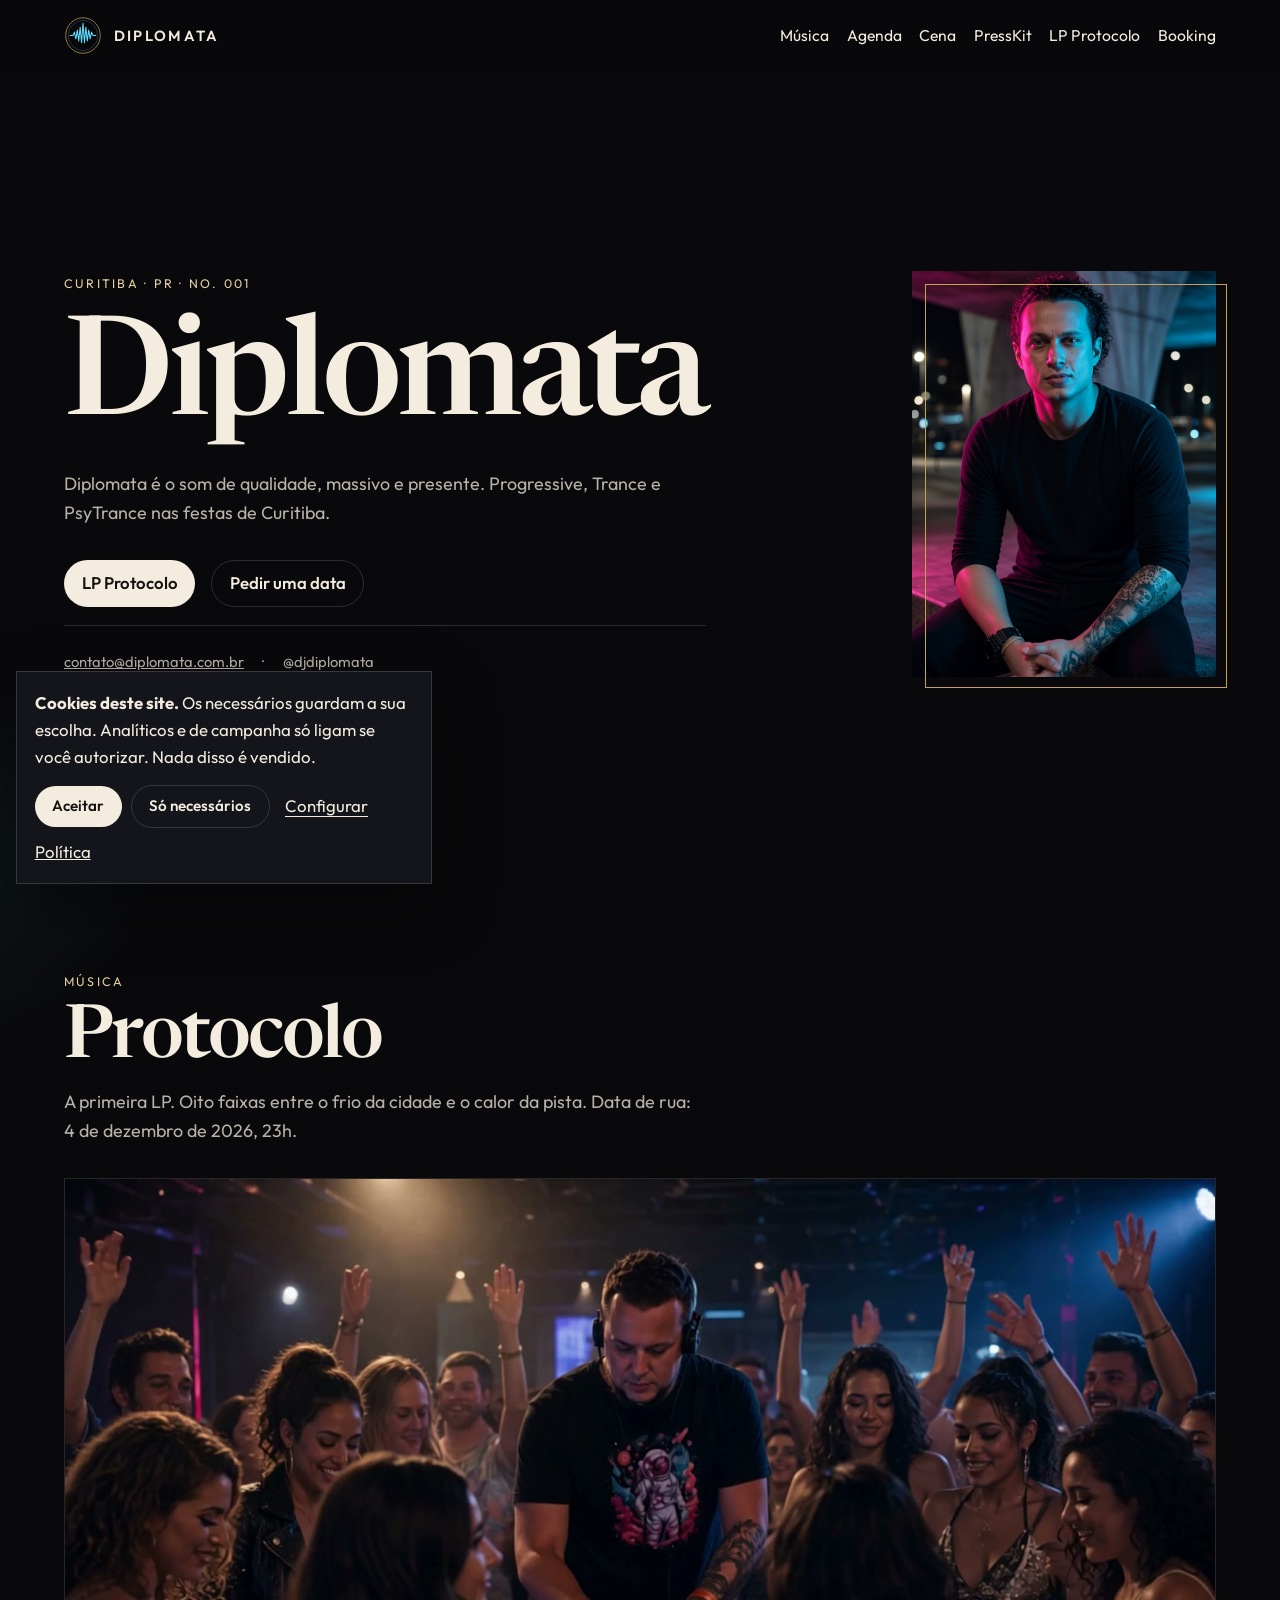
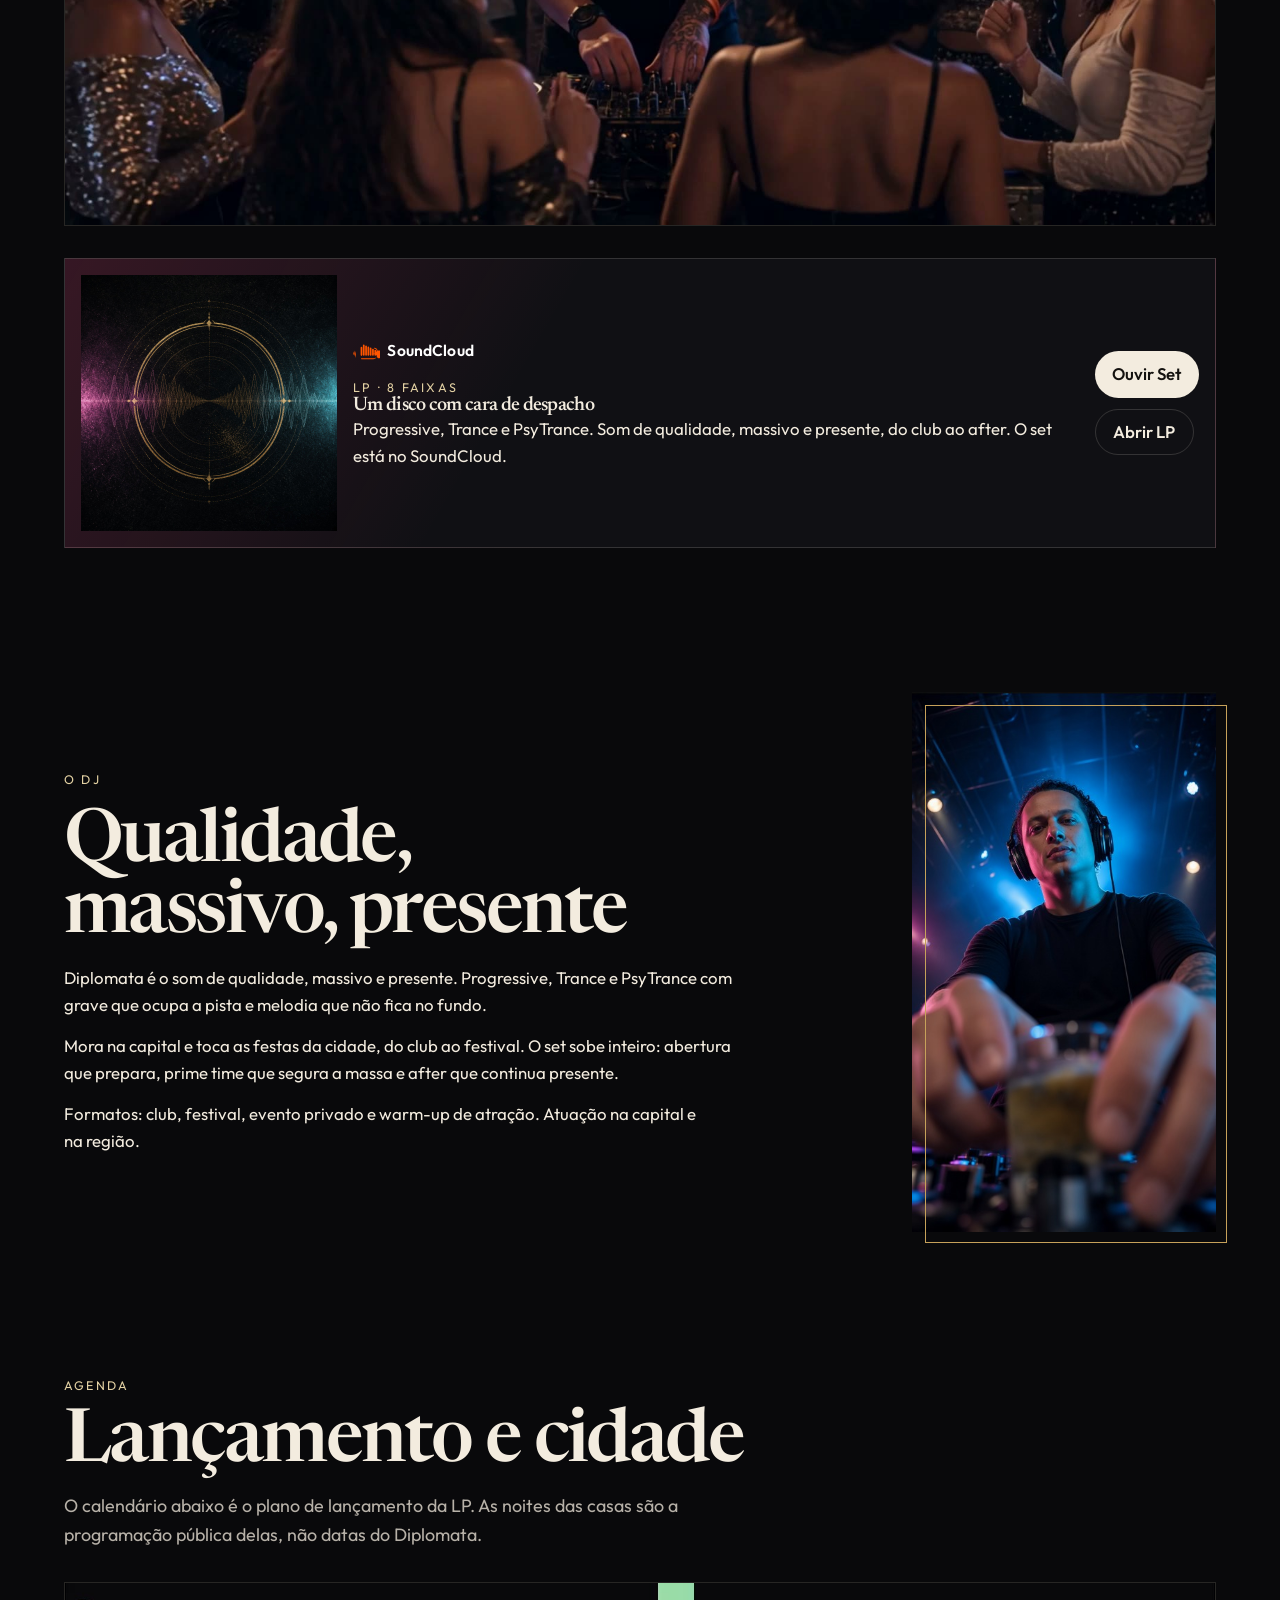
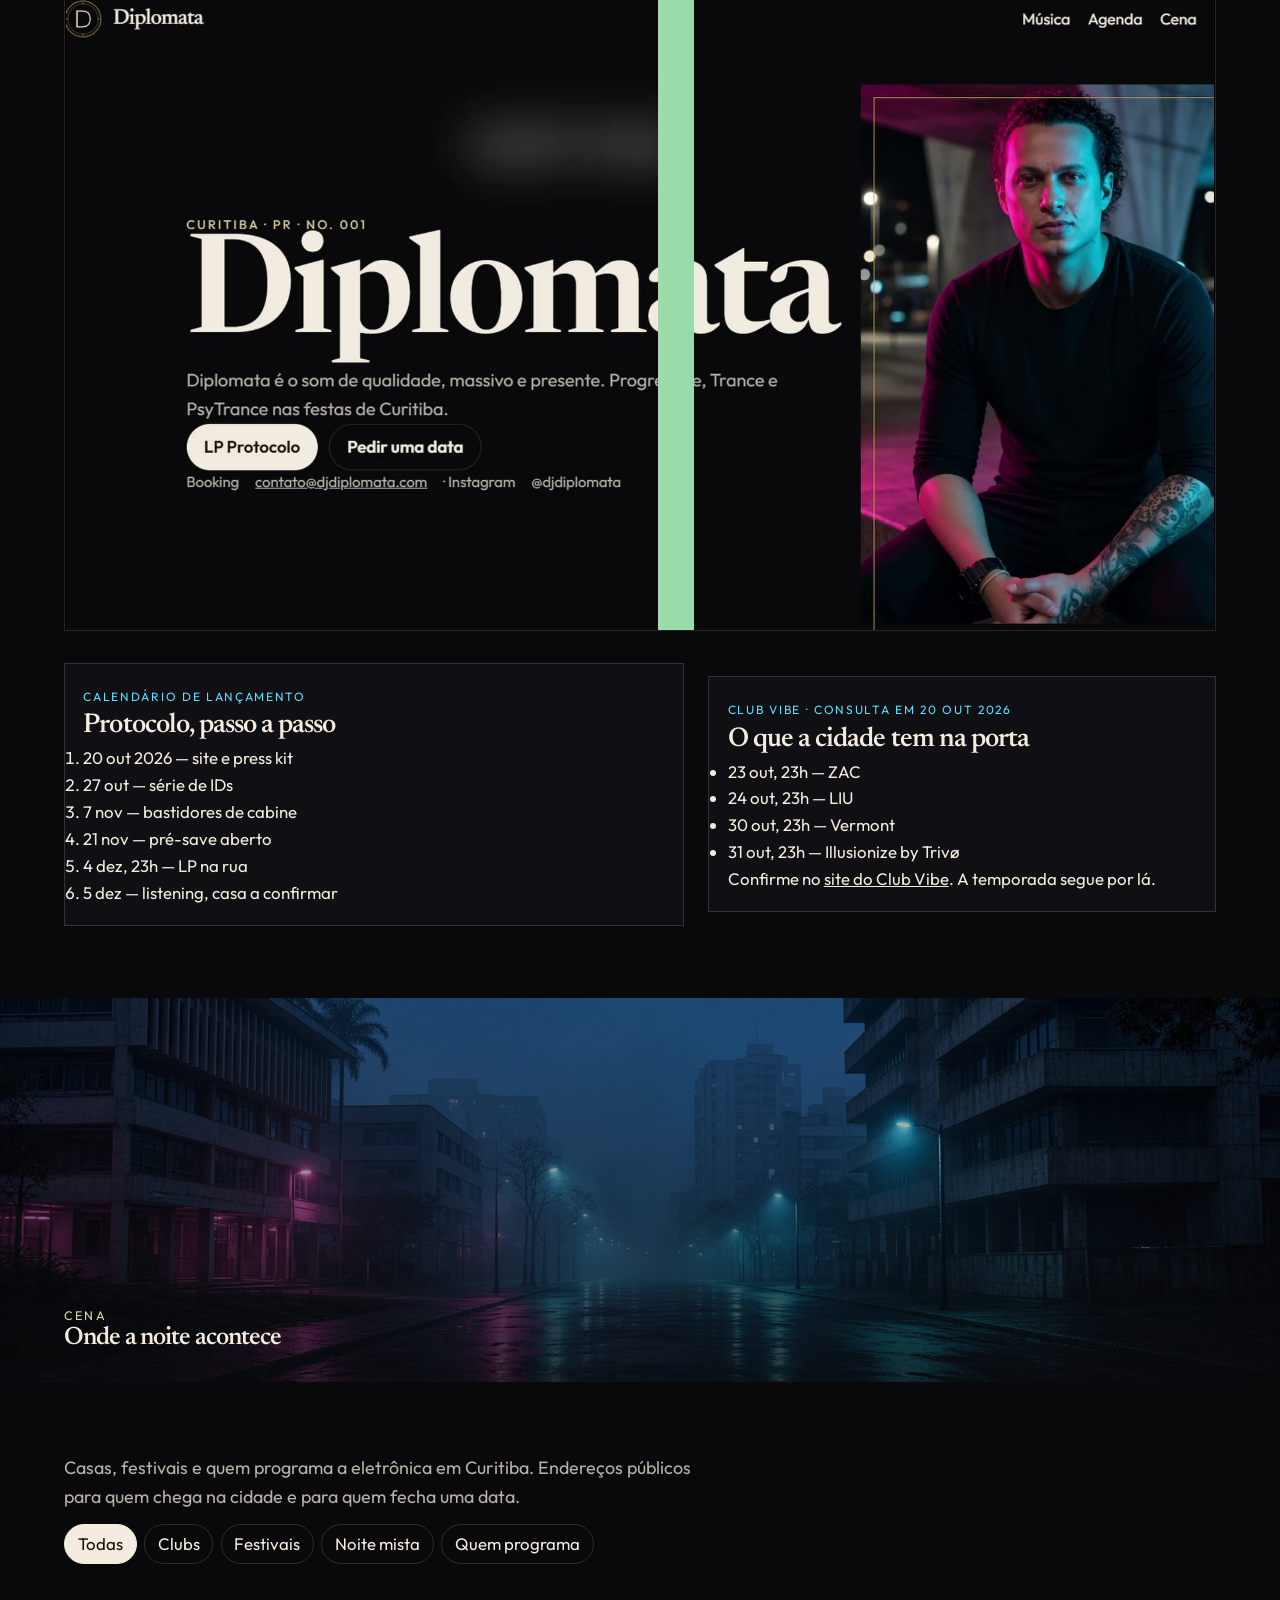
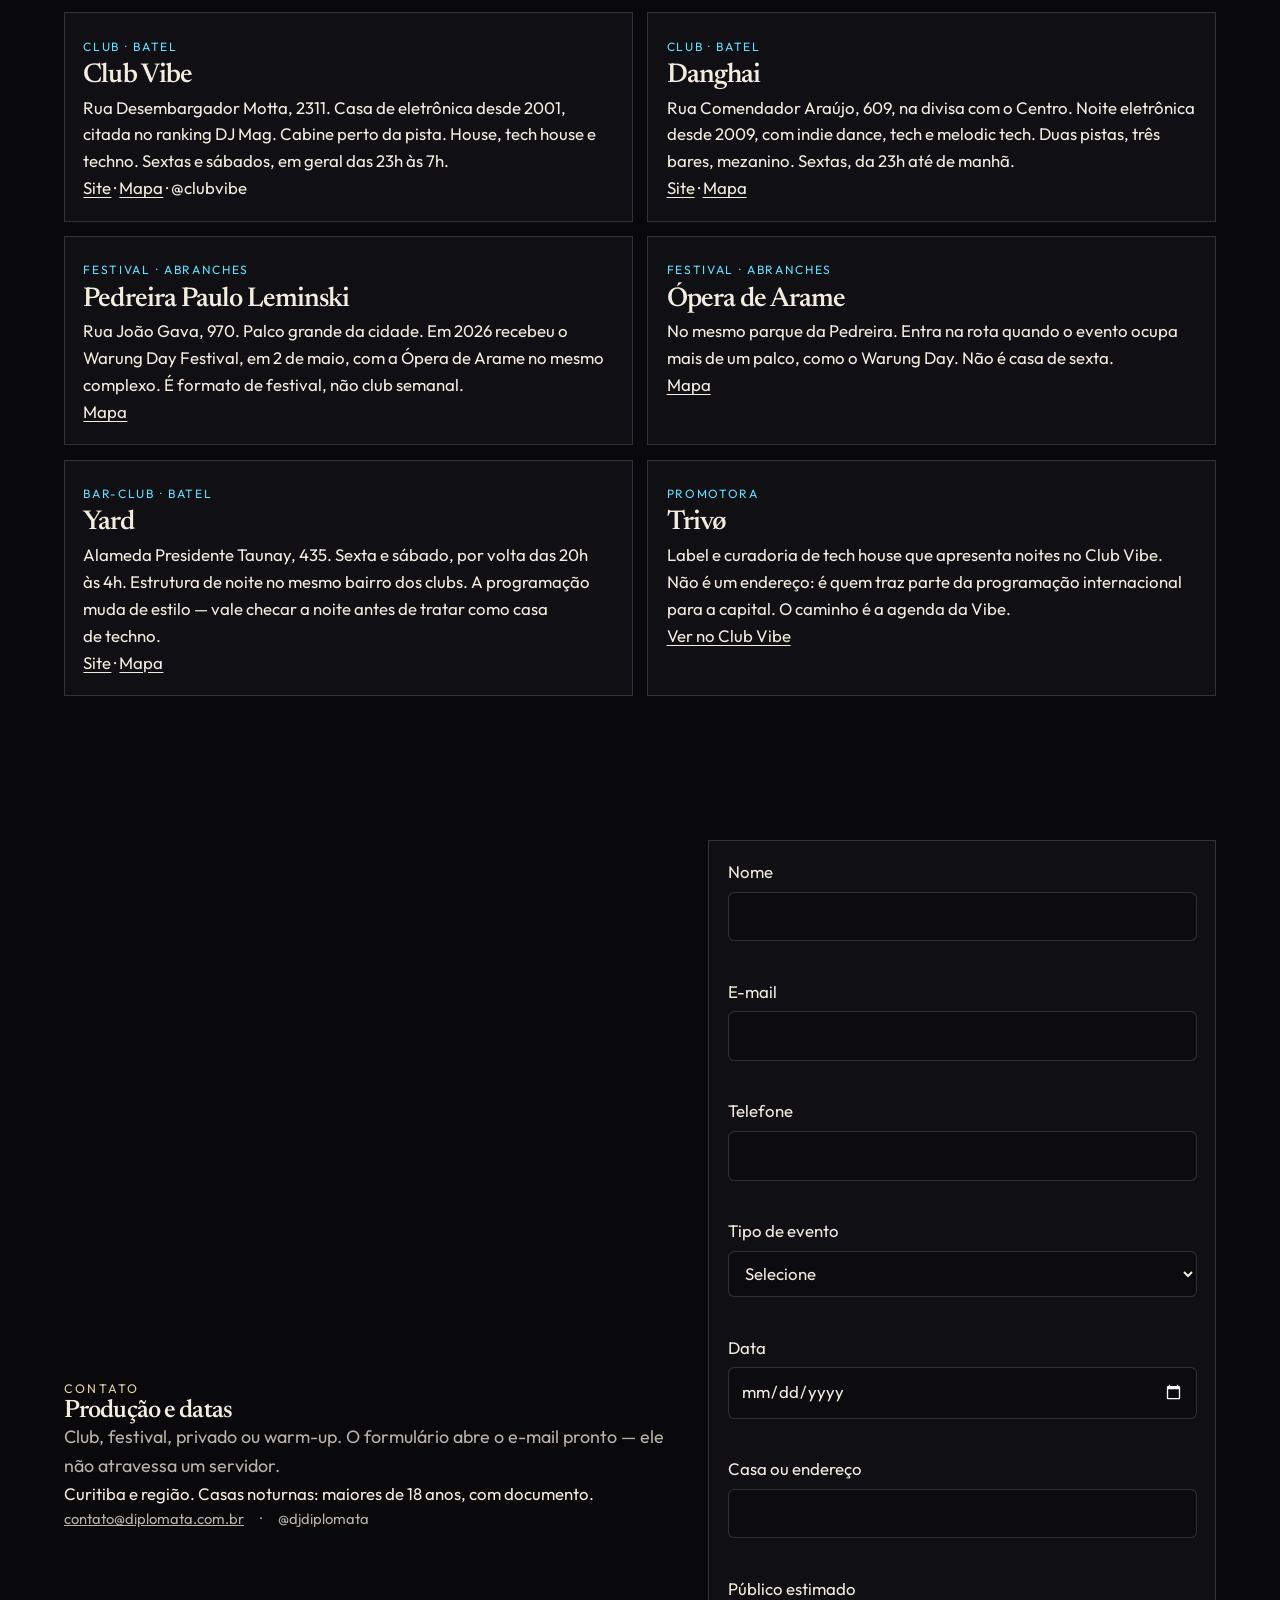
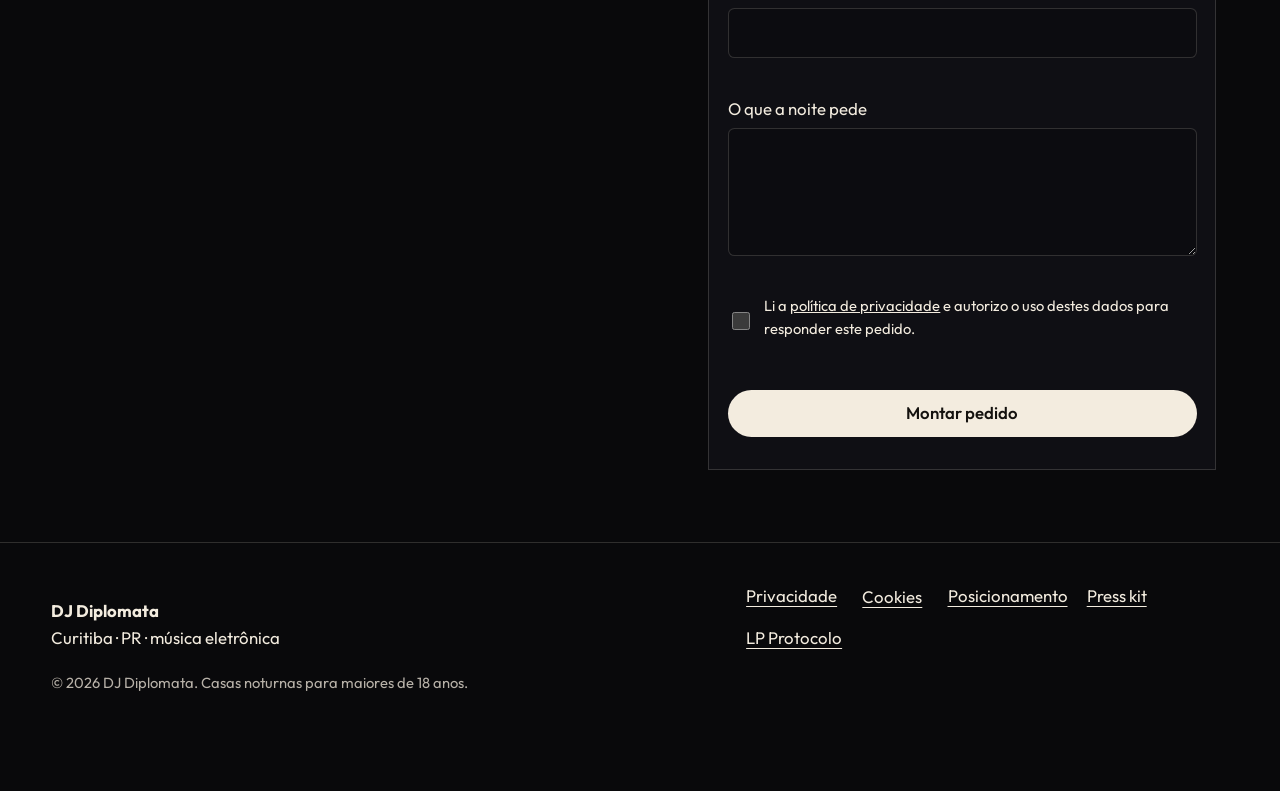
<file: index.html>
<!DOCTYPE html>
<html lang="pt-BR">
<head>
  <meta charset="utf-8">
  <meta name="viewport" content="width=device-width, initial-scale=1">
  <title>DJ Diplomata · Progressive, Trance e PsyTrance em Curitiba</title>
  <meta name="description" content="Diplomata é o som de qualidade, massivo e presente. Progressive, Trance e PsyTrance nas festas de Curitiba.">
  <link rel="canonical" href="https://djdiplomata.com.br/">
  <meta name="theme-color" content="#09090b">
  <meta property="og:locale" content="pt_BR">
  <meta property="og:type" content="website">
  <meta property="og:title" content="DJ Diplomata · Curitiba">
  <meta property="og:description" content="Som de qualidade, massivo e presente. Progressive, Trance e PsyTrance. LP Protocolo em 4 de dezembro de 2026.">
  <meta property="og:url" content="https://djdiplomata.com.br/">
  <meta property="og:image" content="https://djdiplomata.com.br/img/hero-pista.jpg">
  <meta name="twitter:card" content="summary_large_image">
  <link rel="icon" href="img/favicon.svg" type="image/svg+xml">
  <link rel="manifest" href="/site.webmanifest">
  <link rel="preconnect" href="https://fonts.googleapis.com">
  <link rel="preconnect" href="https://fonts.gstatic.com" crossorigin>
  <link href="https://fonts.googleapis.com/css2?family=Newsreader:ital,opsz,wght@0,6..72,500;0,6..72,600;1,6..72,480&family=Outfit:wght@300;400;500;600&display=swap" rel="stylesheet">
  <link rel="stylesheet" href="css/styles.css">
  <script type="application/ld+json">
  {
    "@context": "https://schema.org",
    "@type": "MusicGroup",
    "name": "DJ Diplomata",
    "genre": ["Progressive", "Trance", "PsyTrance"],
    "foundingLocation": {
      "@type": "City",
      "name": "Curitiba"
    },
    "areaServed": "Curitiba, PR",
    "url": "https://djdiplomata.com.br/",
    "image": "https://djdiplomata.com.br/img/retrato-editorial.jpg",
    "email": "contato@diplomata.com.br"
  }
  </script>
</head>
<body>
  <a class="skip" href="#conteudo">Ir para o conteúdo</a>
  <header class="site-header" data-header>
    <a class="brand" href="/">
      <img src="img/logo-mark.svg" width="64" height="64" alt="">
      Diplomata
    </a>
    <button class="nav-toggle" type="button" data-nav-toggle aria-expanded="false" aria-controls="menu" aria-label="Abrir menu">
      <span class="nav-toggle__icon" aria-hidden="true">
        <span class="nav-toggle__bar"></span>
        <span class="nav-toggle__bar"></span>
        <span class="nav-toggle__bar"></span>
      </span>
    </button>
    <nav id="menu" class="menu" aria-label="Principal">
      <a href="#musica">Música</a>
      <a href="#agenda">Agenda</a>
      <a href="#cena">Cena</a>
      <a href="/paginas/imprensa.html">PressKit</a>
      <a href="/paginas/lp.html">LP Protocolo</a>
      <a href="#booking">Booking</a>
    </nav>
  </header>

  <main id="conteudo">
    <section class="wrap hero">
      <div class="hero-copy" data-reveal>
        <p class="kicker">Curitiba · PR · No. 001</p>
        <h1 class="display">Diplomata</h1>
        <p class="lede">Diplomata é o som de qualidade, massivo e presente. Progressive, Trance e PsyTrance nas festas de Curitiba.</p>
        <div class="actions">
          <a class="button" href="/paginas/lp.html">LP Protocolo</a>
          <a class="button button-ghost" href="#booking">Pedir uma data</a>
        </div>
        <p class="meta"><a data-email href="mailto:contato@diplomata.com.br">contato@diplomata.com.br</a> · <span data-handle="instagram">@djdiplomata</span></p>
      </div>
      <figure class="photo-frame" data-reveal>
        <img src="img/retrato-editorial.jpg" width="864" height="1152" alt="Retrato de Diplomata à noite, luz magenta e ciano, camiseta preta e tatuagem no antebraço." fetchpriority="high">
      </figure>
    </section>

    <section class="section" id="musica">
      <div class="wrap">
        <div class="section-head" data-reveal>
          <p class="kicker">Música</p>
          <h2>Protocolo</h2>
          <p class="lede">A primeira LP. Oito faixas entre o frio da cidade e o calor da pista. Data de rua: 4 de dezembro de 2026, 23h.</p>
        </div>
        <figure class="clip-frame" data-reveal>
          <video autoplay muted loop playsinline disablepictureinpicture preload="auto" poster="img/protocolo-timeline.jpg" width="1920" height="1080" aria-label="Clipe de Protocolo: Diplomata na cabine, pista em volta.">
            <source src="img/protocolo-timeline.mp4" type="video/mp4">
          </video>
        </figure>
        <article class="release" data-reveal>
          <img src="img/capa-protocolo.jpg" width="1024" height="1024" alt="Capa abstrata da LP Protocolo, anel dourado e forma de onda.">
          <div>
            <a class="sc-mark" href="https://soundcloud.com/diplomatamusicoficial/diplomata-progressive-trance" target="_blank" rel="noopener noreferrer">
              <svg class="sc-mark__logo" viewBox="0 0 24 24" aria-hidden="true">
                <path d="M1.175 12.225c-.051 0-.094.046-.101.1l-.233 2.154.233 2.105c.007.058.05.098.101.098.05 0 .09-.04.099-.098l.255-2.105-.27-2.154c-.008-.054-.047-.1-.098-.1m-.899.828c-.053 0-.096.043-.104.096l-.213 1.343.213 1.32c.008.06.051.096.104.096.052 0 .093-.036.101-.096l.225-1.32-.225-1.343c-.008-.053-.049-.096-.101-.096m1.817-.265c-.053 0-.096.05-.103.104l-.266 2.578.266 2.531c.007.058.05.103.103.103.052 0 .093-.045.1-.103l.285-2.531-.285-2.578c-.007-.054-.048-.104-.1-.104m-3.647.43c-.054 0-.098.05-.105.104l-.18.795.18.772c.007.058.051.104.105.104.053 0 .094-.046.102-.104l.194-.772-.194-.795c-.008-.054-.049-.104-.102-.104m8.283 2.684V9.44c0-.422.342-.763.764-.763.421 0 .763.341.763.763v6.462c0 .422-.342.763-.763.763-.422 0-.764-.341-.764-.763m2.024-.025V7.294c0-.422.342-.764.763-.764.422 0 .764.342.764.764v8.583c0 .421-.342.763-.764.763-.421 0-.763-.342-.763-.763m2.024-.002V8.22c0-.422.342-.764.764-.764.421 0 .763.342.763.764v7.655c0 .422-.342.764-.763.764-.422 0-.764-.342-.764-.764m2.025.002V9.212c0-.422.342-.764.764-.764.421 0 .763.342.763.764v6.665c0 .421-.342.763-.763.763-.422 0-.764-.342-.764-.763m2.024-.002v-5.74c0-.421.342-.763.764-.763.421 0 .763.342.763.763v5.74c0 .422-.342.764-.763.764-.422 0-.764-.342-.764-.764m2.025.002v-4.815c0-.422.342-.764.763-.764.422 0 .764.342.764.764v4.815c0 .421-.342.763-.764.763-.421 0-.763-.342-.763-.763m2.024.003v-3.89c0-.422.342-.764.764-.764s.763.342.763.764v3.89c0 .421-.341.763-.763.763s-.764-.342-.764-.763m1.985 1.017c-.231 1.49-1.494 2.639-3.034 2.639H7.418c-.211 0-.392-.17-.392-.381 0-.212.181-.382.392-.382h11.309c1.18 0 2.147-.88 2.147-1.963 0-1.083-.967-1.963-2.147-1.963-.211 0-.381-.17-.381-.381s.17-.382.381-.382c1.18 0 2.147-.88 2.147-1.962 0-1.084-.967-1.963-2.147-1.963-.211 0-.381-.17-.381-.382 0-.21.17-.381.381-.381 1.54 0 2.803 1.148 3.034 2.638.346-.14.72-.22 1.112-.22 1.18 0 2.147.88 2.147 1.962 0 .58-.26 1.102-.67 1.463.41.361.67.883.67 1.463 0 1.083-.967 1.962-2.147 1.962-.392 0-.766-.08-1.112-.22"/>
              </svg>
              <span>SoundCloud</span>
            </a>
            <p class="kicker">LP · 8 faixas</p>
            <h3>Um disco com cara de despacho</h3>
            <p>Progressive, Trance e PsyTrance. Som de qualidade, massivo e presente, do club ao after. O set está no SoundCloud.</p>
          </div>
          <div class="actions">
            <a class="button" href="https://soundcloud.com/diplomatamusicoficial/diplomata-progressive-trance" target="_blank" rel="noopener noreferrer">Ouvir Set</a>
            <a class="button button-ghost" href="/paginas/lp.html">Abrir LP</a>
          </div>
        </article>
      </div>
    </section>

    <section class="section" id="sobre">
      <div class="wrap split split-2">
        <div class="prose" data-reveal>
          <p class="kicker">O DJ</p>
          <h2>Qualidade, massivo, presente</h2>
          <p>Diplomata é o som de qualidade, massivo e presente. Progressive, Trance e PsyTrance com grave que ocupa a pista e melodia que não fica no fundo.</p>
          <p>Mora na capital e toca as festas da cidade, do club ao festival. O set sobe inteiro: abertura que prepara, prime time que segura a massa e after que continua presente.</p>
          <p>Formatos: club, festival, evento privado e warm-up de atração. Atuação na capital e na região.</p>
        </div>
        <figure class="photo-frame" data-reveal>
          <img src="img/cabine-de-baixo.jpg" width="437" height="776" alt="Diplomata de camiseta preta e fone, visto de baixo na cabine, mãos no mixer, luz azul e magenta." loading="lazy">
        </figure>
      </div>
    </section>

    <section class="section" id="agenda">
      <div class="wrap">
        <div class="section-head" data-reveal>
          <p class="kicker">Agenda</p>
          <h2>Lançamento e cidade</h2>
          <p class="lede">O calendário abaixo é o plano de lançamento da LP. As noites das casas são a programação pública delas, não datas do Diplomata.</p>
        </div>
        <figure class="clip-frame" data-reveal>
          <video autoplay muted loop playsinline disablepictureinpicture preload="auto" poster="img/diplomata-flyer.jpg" width="1920" height="1080" aria-label="Motion flyer de Diplomata: retrato e marca da LP Protocolo.">
            <source src="img/diplomata-flyer.mp4" type="video/mp4">
          </video>
        </figure>
        <div class="split split-2">
          <article class="note" data-reveal>
            <p class="tag">Calendário de lançamento</p>
            <h3>Protocolo, passo a passo</h3>
            <ol>
              <li>20 out 2026 — site e press kit</li>
              <li>27 out — série de IDs</li>
              <li>7 nov — bastidores de cabine</li>
              <li>21 nov — pré-save aberto</li>
              <li>4 dez, 23h — LP na rua</li>
              <li>5 dez — listening, casa a confirmar</li>
            </ol>
          </article>
          <article class="note" data-reveal>
            <p class="tag">Club Vibe · consulta em 20 out 2026</p>
            <h3>O que a cidade tem na porta</h3>
            <ul>
              <li>23 out, 23h — ZAC</li>
              <li>24 out, 23h — LIU</li>
              <li>30 out, 23h — Vermont</li>
              <li>31 out, 23h — Illusionize by Trivø</li>
            </ul>
            <p>Confirme no <a href="https://clubvibe.com.br/" rel="noopener noreferrer">site do Club Vibe</a>. A temporada segue por lá.</p>
          </article>
        </div>
      </div>
    </section>

    <section class="city-band" style="--city: url('../img/cidade-noite.jpg')" id="cena">
      <div class="wrap">
        <p class="kicker">Cena</p>
        <h2>Onde a noite acontece</h2>
      </div>
    </section>

    <section class="section">
      <div class="wrap scene">
        <div class="section-head">
          <p class="lede">Casas, festivais e quem programa a eletrônica em Curitiba. Endereços públicos para quem chega na cidade e para quem fecha uma data.</p>
          <div class="filters" role="group" aria-label="Filtrar lugares">
            <button type="button" data-filter="todas" aria-pressed="true">Todas</button>
            <button type="button" data-filter="club" aria-pressed="false">Clubs</button>
            <button type="button" data-filter="festival" aria-pressed="false">Festivais</button>
            <button type="button" data-filter="bar" aria-pressed="false">Noite mista</button>
            <button type="button" data-filter="promoter" aria-pressed="false">Quem programa</button>
          </div>
        </div>
        <div class="venue-list">
          <article class="venue" data-kind="club">
            <p class="tag">Club · Batel</p>
            <h3>Club Vibe</h3>
            <p>Rua Desembargador Motta, 2311. Casa de eletrônica desde 2001, citada no ranking DJ Mag. Cabine perto da pista. House, tech house e techno. Sextas e sábados, em geral das 23h às 7h.</p>
            <p><a href="https://clubvibe.com.br/" rel="noopener noreferrer">Site</a> · <a href="https://www.google.com/maps/search/?api=1&amp;query=Club+Vibe+Rua+Desembargador+Motta+2311+Curitiba" rel="noopener noreferrer">Mapa</a> · @clubvibe</p>
          </article>
          <article class="venue" data-kind="club">
            <p class="tag">Club · Batel</p>
            <h3>Danghai</h3>
            <p>Rua Comendador Araújo, 609, na divisa com o Centro. Noite eletrônica desde 2009, com indie dance, tech e melodic tech. Duas pistas, três bares, mezanino. Sextas, da 23h até de manhã.</p>
            <p><a href="https://danghai.com.br/" rel="noopener noreferrer">Site</a> · <a href="https://www.google.com/maps/search/?api=1&amp;query=Danghai+Club+Rua+Comendador+Araujo+609+Curitiba" rel="noopener noreferrer">Mapa</a></p>
          </article>
          <article class="venue" data-kind="festival">
            <p class="tag">Festival · Abranches</p>
            <h3>Pedreira Paulo Leminski</h3>
            <p>Rua João Gava, 970. Palco grande da cidade. Em 2026 recebeu o Warung Day Festival, em 2 de maio, com a Ópera de Arame no mesmo complexo. É formato de festival, não club semanal.</p>
            <p><a href="https://www.google.com/maps/search/?api=1&amp;query=Pedreira+Paulo+Leminski+Curitiba" rel="noopener noreferrer">Mapa</a></p>
          </article>
          <article class="venue" data-kind="festival">
            <p class="tag">Festival · Abranches</p>
            <h3>Ópera de Arame</h3>
            <p>No mesmo parque da Pedreira. Entra na rota quando o evento ocupa mais de um palco, como o Warung Day. Não é casa de sexta.</p>
            <p><a href="https://www.google.com/maps/search/?api=1&amp;query=Opera+de+Arame+Curitiba" rel="noopener noreferrer">Mapa</a></p>
          </article>
          <article class="venue" data-kind="bar">
            <p class="tag">Bar-club · Batel</p>
            <h3>Yard</h3>
            <p>Alameda Presidente Taunay, 435. Sexta e sábado, por volta das 20h às 4h. Estrutura de noite no mesmo bairro dos clubs. A programação muda de estilo — vale checar a noite antes de tratar como casa de techno.</p>
            <p><a href="http://yardcwb.com.br/" rel="noopener noreferrer">Site</a> · <a href="https://www.google.com/maps/search/?api=1&amp;query=Yard+Alameda+Presidente+Taunay+435+Curitiba" rel="noopener noreferrer">Mapa</a></p>
          </article>
          <article class="venue" data-kind="promoter">
            <p class="tag">Promotora</p>
            <h3>Trivø</h3>
            <p>Label e curadoria de tech house que apresenta noites no Club Vibe. Não é um endereço: é quem traz parte da programação internacional para a capital. O caminho é a agenda da Vibe.</p>
            <p><a href="https://clubvibe.com.br/" rel="noopener noreferrer">Ver no Club Vibe</a></p>
          </article>
        </div>
      </div>
    </section>

    <section class="section" id="booking">
      <div class="wrap split split-2">
        <div data-reveal>
          <p class="kicker">Contato</p>
          <h2>Produção e datas</h2>
          <p class="lede">Club, festival, privado ou warm-up. O formulário abre o e-mail pronto — ele não atravessa um servidor.</p>
          <p>Curitiba e região. Casas noturnas: maiores de 18 anos, com documento.</p>
          <p class="meta"><a data-email href="mailto:contato@diplomata.com.br">contato@diplomata.com.br</a> · <span data-handle="instagram">@djdiplomata</span></p>
          <p><a class="button button-ghost" data-whatsapp hidden href="#">WhatsApp</a></p>
        </div>
        <form class="form card" data-booking novalidate>
          <div class="field">
            <label for="nome">Nome</label>
            <input id="nome" name="nome" autocomplete="name" required>
            <small class="error"></small>
          </div>
          <div class="field">
            <label for="email">E-mail</label>
            <input id="email" name="email" type="email" autocomplete="email" required>
            <small class="error"></small>
          </div>
          <div class="field">
            <label for="telefone">Telefone</label>
            <input id="telefone" name="telefone" type="tel" autocomplete="tel" inputmode="tel">
            <small class="error"></small>
          </div>
          <div class="field">
            <label for="tipo">Tipo de evento</label>
            <select id="tipo" name="tipo" required>
              <option value="">Selecione</option>
              <option>Club</option>
              <option>Festival</option>
              <option>Evento privado</option>
              <option>Corporativo</option>
              <option>Warm-up</option>
            </select>
            <small class="error"></small>
          </div>
          <div class="field">
            <label for="data">Data</label>
            <input id="data" name="data" type="date">
            <small class="error"></small>
          </div>
          <div class="field">
            <label for="local">Casa ou endereço</label>
            <input id="local" name="local" autocomplete="address-level2">
            <small class="error"></small>
          </div>
          <div class="field">
            <label for="publico">Público estimado</label>
            <input id="publico" name="publico" inputmode="numeric">
            <small class="error"></small>
          </div>
          <div class="field">
            <label for="mensagem">O que a noite pede</label>
            <textarea id="mensagem" name="mensagem" required></textarea>
            <small class="error"></small>
          </div>
          <label class="check">
            <input id="consent-booking" name="consent" type="checkbox" required>
            <span>Li a <a href="/paginas/privacidade.html">política de privacidade</a> e autorizo o uso destes dados para responder este pedido.</span>
            <small class="error"></small>
          </label>
          <button class="button" type="submit">Montar pedido</button>
          <p class="status" data-booking-status role="status"></p>
          <div class="ready" data-booking-ready hidden>
            <p>Pedido pronto para envio.</p>
            <pre id="brief-live" data-brief></pre>
            <div class="actions">
              <a class="button button-small" data-open-mail href="mailto:contato@diplomata.com.br">Abrir e-mail</a>
              <button class="button button-small button-ghost" type="button" data-copy="brief-live">Copiar pedido</button>
            </div>
          </div>
        </form>
      </div>
    </section>
  </main>

  <footer class="site-footer">
    <div>
      <strong>DJ Diplomata</strong>
      <p>Curitiba · PR · música eletrônica</p>
    </div>
    <nav class="footer-nav" aria-label="Rodapé">
      <a href="/paginas/privacidade.html">Privacidade</a>
      <button type="button" data-cookie-open>Cookies</button>
      <a href="/paginas/campanhas.html">Posicionamento</a>
      <a href="/paginas/imprensa.html">Press kit</a>
      <a href="/paginas/lp.html">LP Protocolo</a>
    </nav>
    <p class="legal">© 2026 DJ Diplomata. Casas noturnas para maiores de 18 anos.</p>
  </footer>

  <script src="js/config.js"></script>
  <script src="js/cookies.js"></script>
  <script src="js/main.js"></script>
</body>
</html>
</file>
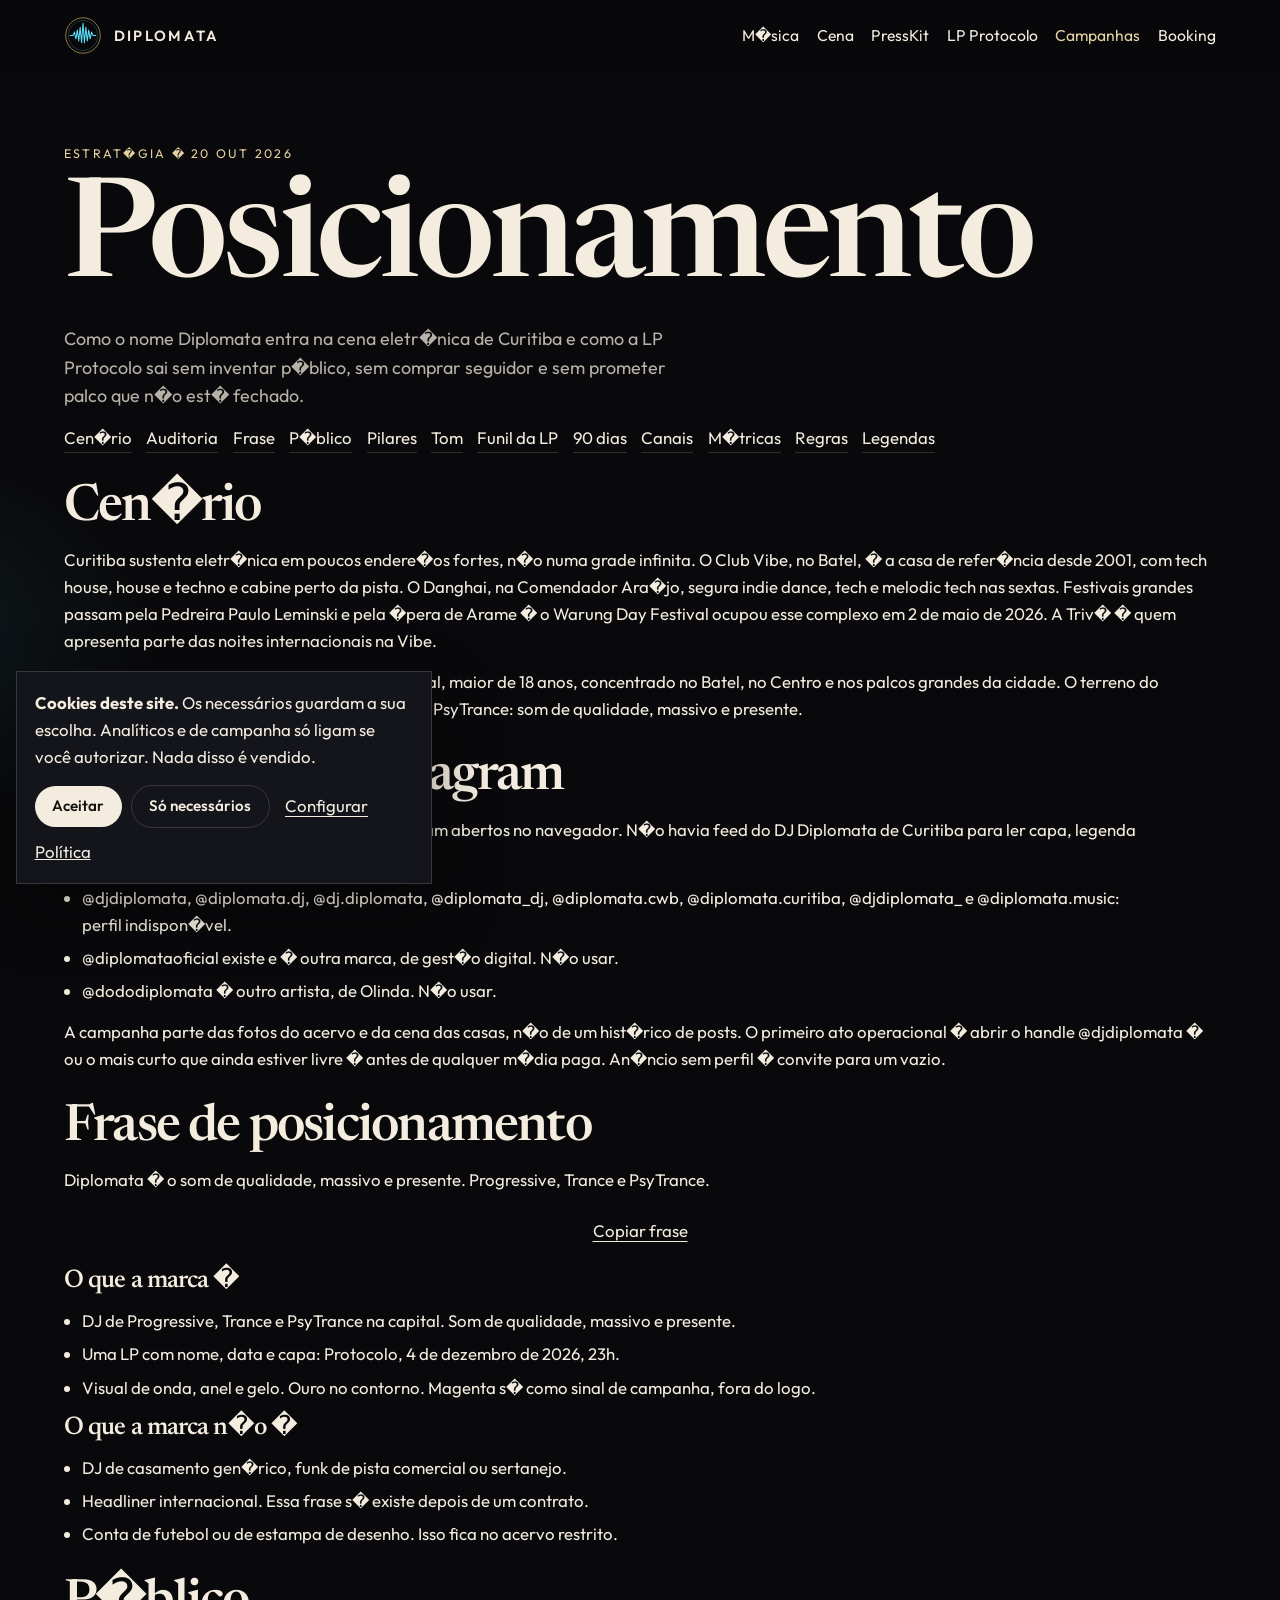
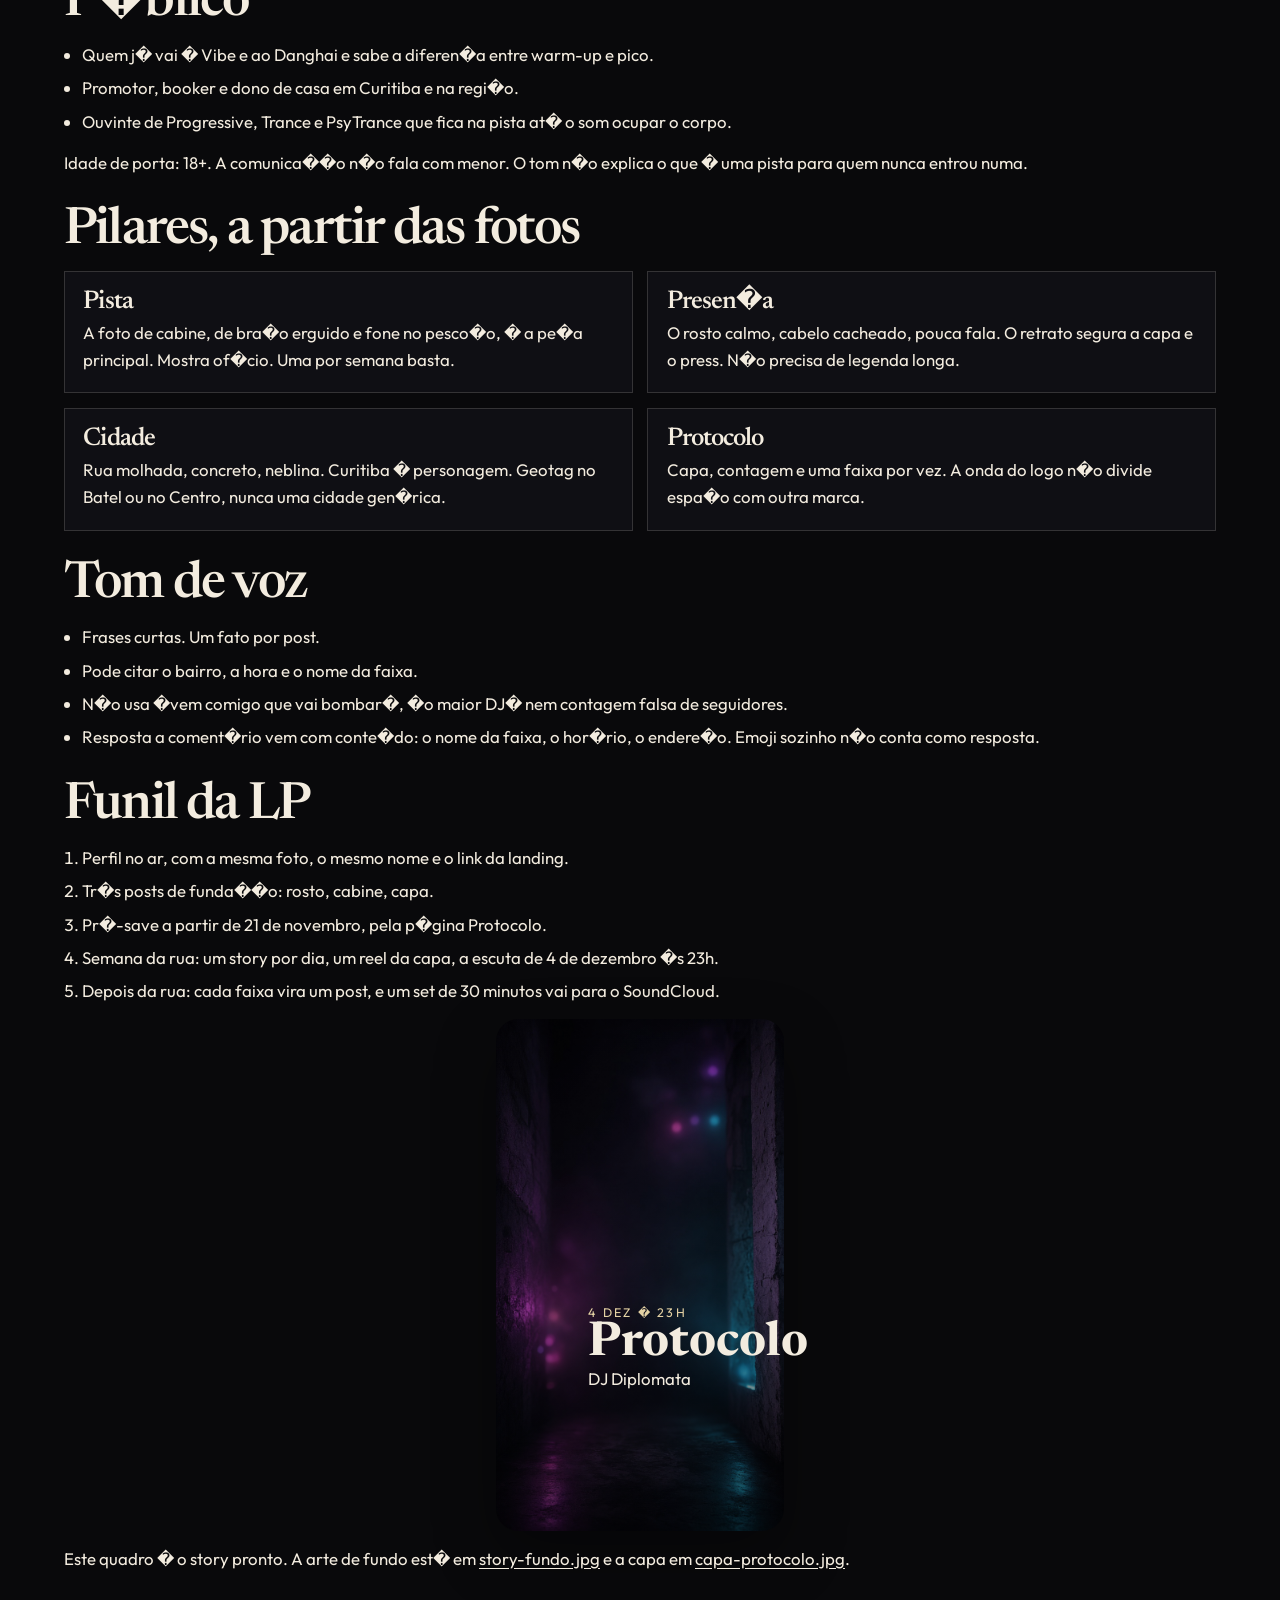
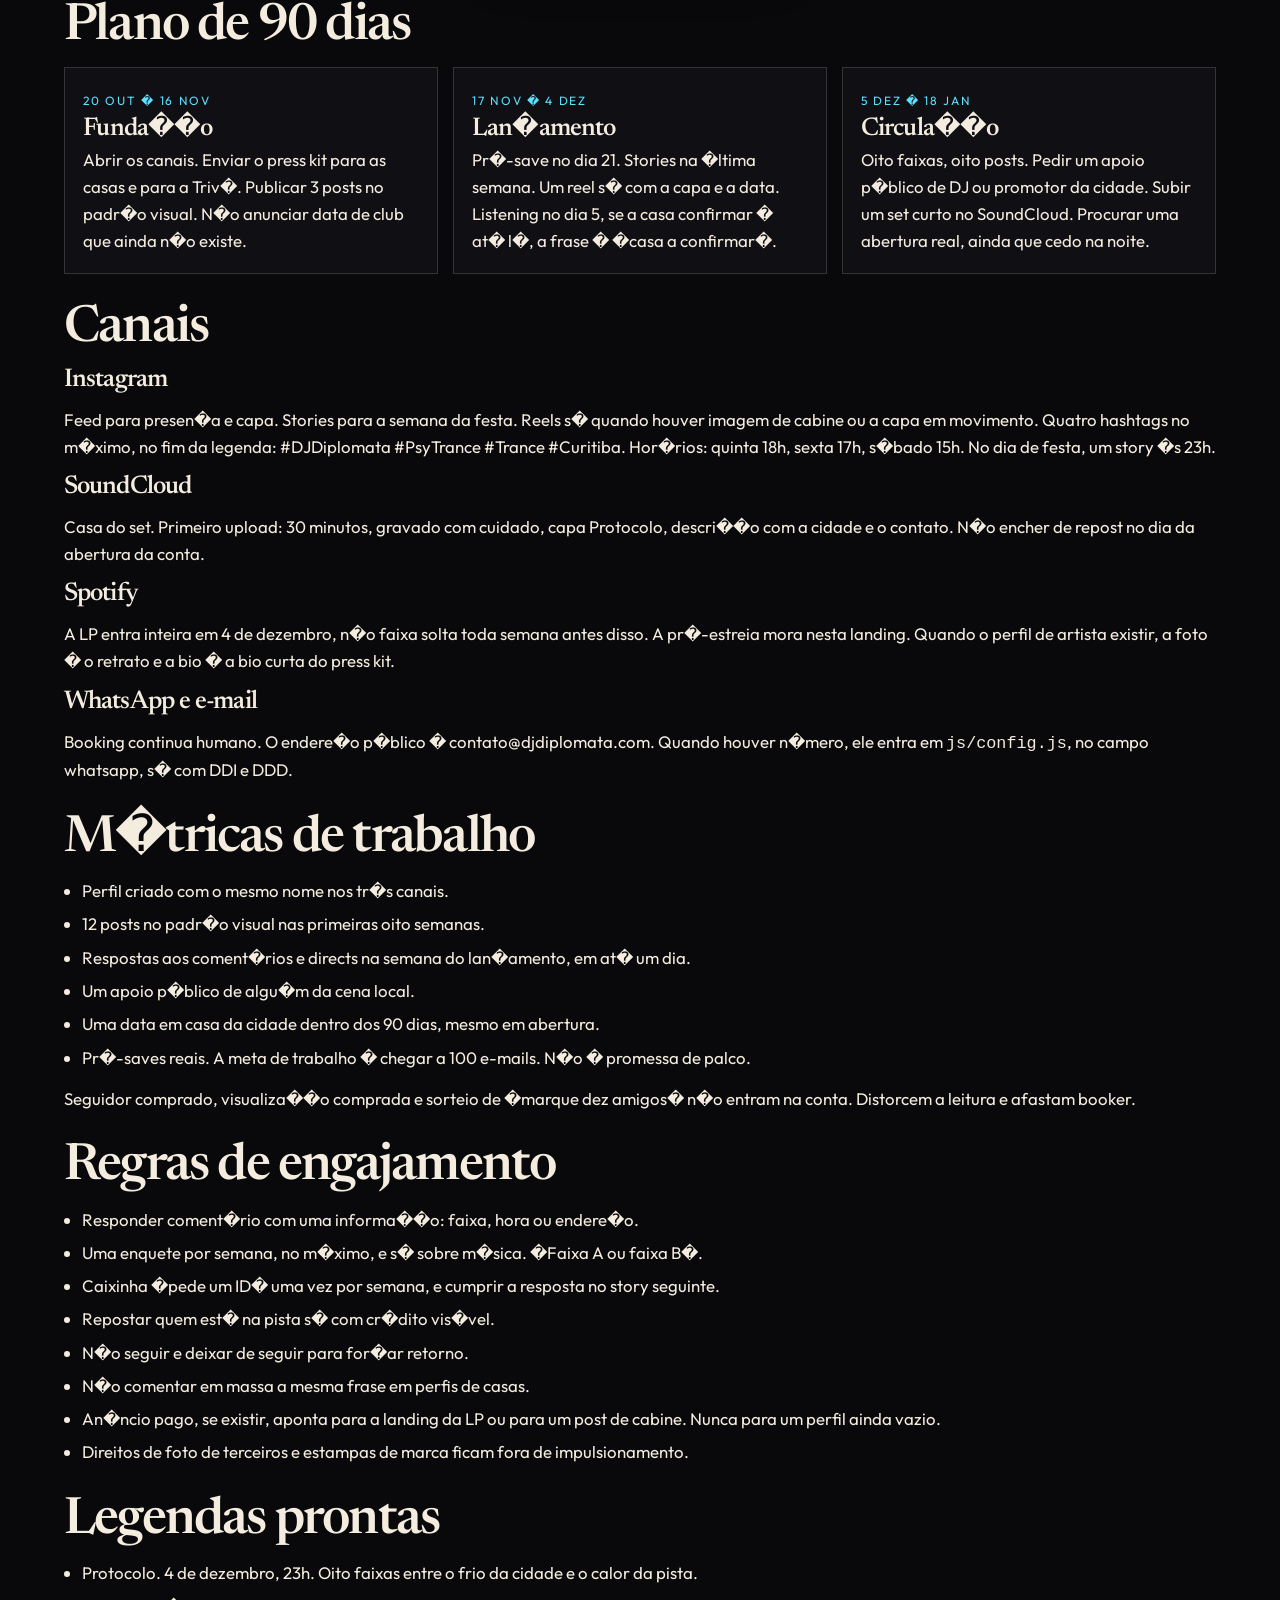
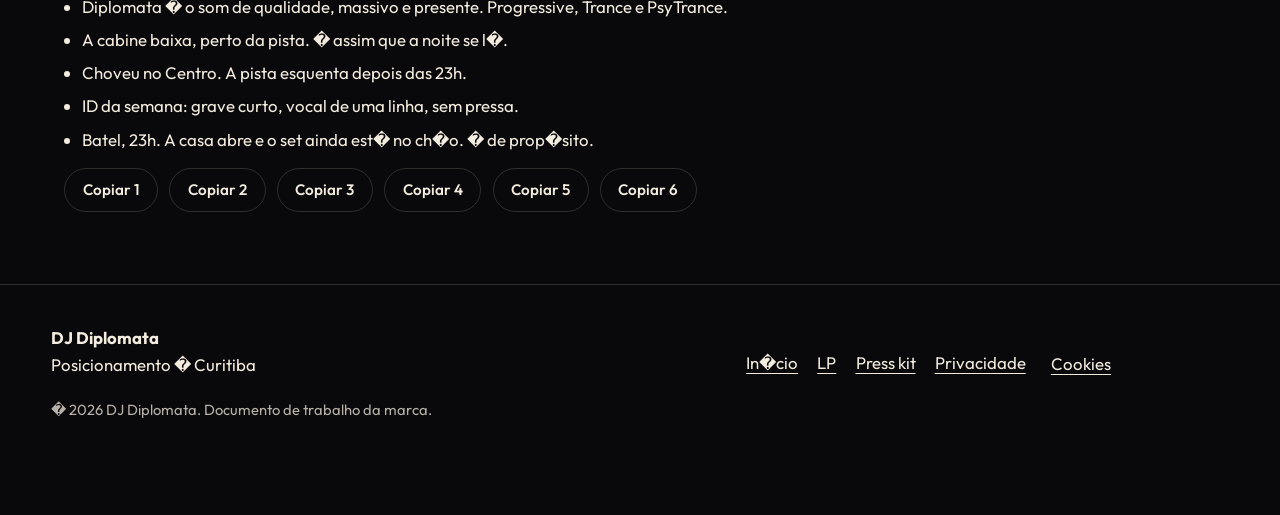
<file: paginas/campanhas.html>
<!DOCTYPE html>
<html lang="pt-BR">
<head>
  <meta charset="utf-8">
  <meta name="viewport" content="width=device-width, initial-scale=1">
  <title>Posicionamento e campanhas � DJ Diplomata</title>
  <meta name="description" content="Pol�tica de posicionamento, engajamento e lan�amento da LP Protocolo para DJ Diplomata na cena eletr�nica de Curitiba.">
  <link rel="canonical" href="https://djdiplomata.com.br/paginas/campanhas.html">
  <meta name="robots" content="index,follow">
  <meta name="theme-color" content="#09090b">
  <link rel="icon" href="/img/favicon.svg" type="image/svg+xml">
  <link rel="manifest" href="/site.webmanifest">
  <link rel="preconnect" href="https://fonts.googleapis.com">
  <link rel="preconnect" href="https://fonts.gstatic.com" crossorigin>
  <link href="https://fonts.googleapis.com/css2?family=Newsreader:ital,opsz,wght@0,6..72,500;0,6..72,600;1,6..72,480&family=Outfit:wght@300;400;500;600&display=swap" rel="stylesheet">
  <link rel="stylesheet" href="/css/styles.css">
</head>
<body>
  <a class="skip" href="#conteudo">Ir para o conte�do</a>
  <header class="site-header" data-header>
    <a class="brand" href="/">
      <img src="/img/logo-mark.svg" width="64" height="64" alt="">
      Diplomata
    </a>
    <button class="nav-toggle" type="button" data-nav-toggle aria-expanded="false" aria-controls="menu" aria-label="Abrir menu">
      <span class="nav-toggle__icon" aria-hidden="true">
        <span class="nav-toggle__bar"></span>
        <span class="nav-toggle__bar"></span>
        <span class="nav-toggle__bar"></span>
      </span>
    </button>
    <nav id="menu" class="menu" aria-label="Principal">
      <a href="/#musica">M�sica</a>
      <a href="/#cena">Cena</a>
      <a href="imprensa.html">PressKit</a>
      <a href="lp.html">LP Protocolo</a>
      <a href="campanhas.html" aria-current="page">Campanhas</a>
      <a href="/#booking">Booking</a>
    </nav>
  </header>

  <main id="conteudo" class="section">
    <div class="wrap prose">
      <p class="kicker">Estrat�gia � 20 out 2026</p>
      <h1 class="display">Posicionamento</h1>
      <p class="lede">Como o nome Diplomata entra na cena eletr�nica de Curitiba e como a LP Protocolo sai sem inventar p�blico, sem comprar seguidor e sem prometer palco que n�o est� fechado.</p>
      <nav class="toc" aria-label="Nesta p�gina">
        <a href="#cenario">Cen�rio</a>
        <a href="#auditoria">Auditoria</a>
        <a href="#frase">Frase</a>
        <a href="#publico">P�blico</a>
        <a href="#pilares">Pilares</a>
        <a href="#tom">Tom</a>
        <a href="#funil">Funil da LP</a>
        <a href="#plano">90 dias</a>
        <a href="#canais">Canais</a>
        <a href="#metricas">M�tricas</a>
        <a href="#regras">Regras</a>
        <a href="#legendas">Legendas</a>
      </nav>

      <h2 id="cenario">Cen�rio</h2>
      <p>Curitiba sustenta eletr�nica em poucos endere�os fortes, n�o numa grade infinita. O Club Vibe, no Batel, � a casa de refer�ncia desde 2001, com tech house, house e techno e cabine perto da pista. O Danghai, na Comendador Ara�jo, segura indie dance, tech e melodic tech nas sextas. Festivais grandes passam pela Pedreira Paulo Leminski e pela �pera de Arame � o Warung Day Festival ocupou esse complexo em 2 de maio de 2026. A Triv� � quem apresenta parte das noites internacionais na Vibe.</p>
      <p>O p�blico que decide a noite � o de club e festival, maior de 18 anos, concentrado no Batel, no Centro e nos palcos grandes da cidade. O terreno do Diplomata � o set longo de Progressive, Trance e PsyTrance: som de qualidade, massivo e presente.</p>

      <h2 id="auditoria">Auditoria do Instagram</h2>
      <p>Em 20 de outubro de 2026 os perfis p�blicos foram abertos no navegador. N�o havia feed do DJ Diplomata de Curitiba para ler capa, legenda ou cad�ncia.</p>
      <ul>
        <li>@djdiplomata, @diplomata.dj, @dj.diplomata, @diplomata_dj, @diplomata.cwb, @diplomata.curitiba, @djdiplomata_ e @diplomata.music: perfil indispon�vel.</li>
        <li>@diplomataoficial existe e � outra marca, de gest�o digital. N�o usar.</li>
        <li>@dododiplomata � outro artista, de Olinda. N�o usar.</li>
      </ul>
      <p>A campanha parte das fotos do acervo e da cena das casas, n�o de um hist�rico de posts. O primeiro ato operacional � abrir o handle @djdiplomata � ou o mais curto que ainda estiver livre � antes de qualquer m�dia paga. An�ncio sem perfil � convite para um vazio.</p>

      <h2 id="frase">Frase de posicionamento</h2>
      <p id="frase-mae">Diplomata � o som de qualidade, massivo e presente. Progressive, Trance e PsyTrance.</p>
      <button class="text-button" type="button" data-copy="frase-mae">Copiar frase</button>
      <h3>O que a marca �</h3>
      <ul>
        <li>DJ de Progressive, Trance e PsyTrance na capital. Som de qualidade, massivo e presente.</li>
        <li>Uma LP com nome, data e capa: Protocolo, 4 de dezembro de 2026, 23h.</li>
        <li>Visual de onda, anel e gelo. Ouro no contorno. Magenta s� como sinal de campanha, fora do logo.</li>
      </ul>
      <h3>O que a marca n�o �</h3>
      <ul>
        <li>DJ de casamento gen�rico, funk de pista comercial ou sertanejo.</li>
        <li>Headliner internacional. Essa frase s� existe depois de um contrato.</li>
        <li>Conta de futebol ou de estampa de desenho. Isso fica no acervo restrito.</li>
      </ul>

      <h2 id="publico">P�blico</h2>
      <ul>
        <li>Quem j� vai � Vibe e ao Danghai e sabe a diferen�a entre warm-up e pico.</li>
        <li>Promotor, booker e dono de casa em Curitiba e na regi�o.</li>
        <li>Ouvinte de Progressive, Trance e PsyTrance que fica na pista at� o som ocupar o corpo.</li>
      </ul>
      <p>Idade de porta: 18+. A comunica��o n�o fala com menor. O tom n�o explica o que � uma pista para quem nunca entrou numa.</p>

      <h2 id="pilares">Pilares, a partir das fotos</h2>
      <div class="card-grid">
        <article class="card">
          <h3>Pista</h3>
          <p>A foto de cabine, de bra�o erguido e fone no pesco�o, � a pe�a principal. Mostra of�cio. Uma por semana basta.</p>
        </article>
        <article class="card">
          <h3>Presen�a</h3>
          <p>O rosto calmo, cabelo cacheado, pouca fala. O retrato segura a capa e o press. N�o precisa de legenda longa.</p>
        </article>
        <article class="card">
          <h3>Cidade</h3>
          <p>Rua molhada, concreto, neblina. Curitiba � personagem. Geotag no Batel ou no Centro, nunca uma cidade gen�rica.</p>
        </article>
        <article class="card">
          <h3>Protocolo</h3>
          <p>Capa, contagem e uma faixa por vez. A onda do logo n�o divide espa�o com outra marca.</p>
        </article>
      </div>

      <h2 id="tom">Tom de voz</h2>
      <ul>
        <li>Frases curtas. Um fato por post.</li>
        <li>Pode citar o bairro, a hora e o nome da faixa.</li>
        <li>N�o usa �vem comigo que vai bombar�, �o maior DJ� nem contagem falsa de seguidores.</li>
        <li>Resposta a coment�rio vem com conte�do: o nome da faixa, o hor�rio, o endere�o. Emoji sozinho n�o conta como resposta.</li>
      </ul>

      <h2 id="funil">Funil da LP</h2>
      <ol>
        <li>Perfil no ar, com a mesma foto, o mesmo nome e o link da landing.</li>
        <li>Tr�s posts de funda��o: rosto, cabine, capa.</li>
        <li>Pr�-save a partir de 21 de novembro, pela p�gina Protocolo.</li>
        <li>Semana da rua: um story por dia, um reel da capa, a escuta de 4 de dezembro �s 23h.</li>
        <li>Depois da rua: cada faixa vira um post, e um set de 30 minutos vai para o SoundCloud.</li>
      </ol>
      <div class="phone" style="--story: url('../img/story-fundo.jpg')">
        <p class="kicker">4 dez � 23h</p>
        <strong>Protocolo</strong>
        <p>DJ Diplomata</p>
      </div>
      <p>Este quadro � o story pronto. A arte de fundo est� em <a href="/img/story-fundo.jpg">story-fundo.jpg</a> e a capa em <a href="/img/capa-protocolo.jpg">capa-protocolo.jpg</a>.</p>

      <h2 id="plano">Plano de 90 dias</h2>
      <div class="plan">
        <article class="note">
          <p class="tag">20 out � 16 nov</p>
          <h3>Funda��o</h3>
          <p>Abrir os canais. Enviar o press kit para as casas e para a Triv�. Publicar 3 posts no padr�o visual. N�o anunciar data de club que ainda n�o existe.</p>
        </article>
        <article class="note">
          <p class="tag">17 nov � 4 dez</p>
          <h3>Lan�amento</h3>
          <p>Pr�-save no dia 21. Stories na �ltima semana. Um reel s� com a capa e a data. Listening no dia 5, se a casa confirmar � at� l�, a frase � �casa a confirmar�.</p>
        </article>
        <article class="note">
          <p class="tag">5 dez � 18 jan</p>
          <h3>Circula��o</h3>
          <p>Oito faixas, oito posts. Pedir um apoio p�blico de DJ ou promotor da cidade. Subir um set curto no SoundCloud. Procurar uma abertura real, ainda que cedo na noite.</p>
        </article>
      </div>

      <h2 id="canais">Canais</h2>
      <h3>Instagram</h3>
      <p>Feed para presen�a e capa. Stories para a semana da festa. Reels s� quando houver imagem de cabine ou a capa em movimento. Quatro hashtags no m�ximo, no fim da legenda: #DJDiplomata #PsyTrance #Trance #Curitiba. Hor�rios: quinta 18h, sexta 17h, s�bado 15h. No dia de festa, um story �s 23h.</p>
      <h3>SoundCloud</h3>
      <p>Casa do set. Primeiro upload: 30 minutos, gravado com cuidado, capa Protocolo, descri��o com a cidade e o contato. N�o encher de repost no dia da abertura da conta.</p>
      <h3>Spotify</h3>
      <p>A LP entra inteira em 4 de dezembro, n�o faixa solta toda semana antes disso. A pr�-estreia mora nesta landing. Quando o perfil de artista existir, a foto � o retrato e a bio � a bio curta do press kit.</p>
      <h3>WhatsApp e e-mail</h3>
      <p>Booking continua humano. O endere�o p�blico � contato@djdiplomata.com. Quando houver n�mero, ele entra em <code>js/config.js</code>, no campo whatsapp, s� com DDI e DDD.</p>

      <h2 id="metricas">M�tricas de trabalho</h2>
      <ul>
        <li>Perfil criado com o mesmo nome nos tr�s canais.</li>
        <li>12 posts no padr�o visual nas primeiras oito semanas.</li>
        <li>Respostas aos coment�rios e directs na semana do lan�amento, em at� um dia.</li>
        <li>Um apoio p�blico de algu�m da cena local.</li>
        <li>Uma data em casa da cidade dentro dos 90 dias, mesmo em abertura.</li>
        <li>Pr�-saves reais. A meta de trabalho � chegar a 100 e-mails. N�o � promessa de palco.</li>
      </ul>
      <p>Seguidor comprado, visualiza��o comprada e sorteio de �marque dez amigos� n�o entram na conta. Distorcem a leitura e afastam booker.</p>

      <h2 id="regras">Regras de engajamento</h2>
      <ul>
        <li>Responder coment�rio com uma informa��o: faixa, hora ou endere�o.</li>
        <li>Uma enquete por semana, no m�ximo, e s� sobre m�sica. �Faixa A ou faixa B�.</li>
        <li>Caixinha �pede um ID� uma vez por semana, e cumprir a resposta no story seguinte.</li>
        <li>Repostar quem est� na pista s� com cr�dito vis�vel.</li>
        <li>N�o seguir e deixar de seguir para for�ar retorno.</li>
        <li>N�o comentar em massa a mesma frase em perfis de casas.</li>
        <li>An�ncio pago, se existir, aponta para a landing da LP ou para um post de cabine. Nunca para um perfil ainda vazio.</li>
        <li>Direitos de foto de terceiros e estampas de marca ficam fora de impulsionamento.</li>
      </ul>

      <h2 id="legendas">Legendas prontas</h2>
      <ul>
        <li id="leg-1">Protocolo. 4 de dezembro, 23h. Oito faixas entre o frio da cidade e o calor da pista.</li>
        <li id="leg-2">Diplomata � o som de qualidade, massivo e presente. Progressive, Trance e PsyTrance.</li>
        <li id="leg-3">A cabine baixa, perto da pista. � assim que a noite se l�.</li>
        <li id="leg-4">Choveu no Centro. A pista esquenta depois das 23h.</li>
        <li id="leg-5">ID da semana: grave curto, vocal de uma linha, sem pressa.</li>
        <li id="leg-6">Batel, 23h. A casa abre e o set ainda est� no ch�o. � de prop�sito.</li>
      </ul>
      <div class="actions">
        <button class="button button-small button-ghost" type="button" data-copy="leg-1">Copiar 1</button>
        <button class="button button-small button-ghost" type="button" data-copy="leg-2">Copiar 2</button>
        <button class="button button-small button-ghost" type="button" data-copy="leg-3">Copiar 3</button>
        <button class="button button-small button-ghost" type="button" data-copy="leg-4">Copiar 4</button>
        <button class="button button-small button-ghost" type="button" data-copy="leg-5">Copiar 5</button>
        <button class="button button-small button-ghost" type="button" data-copy="leg-6">Copiar 6</button>
      </div>
    </div>
  </main>

  <footer class="site-footer">
    <div>
      <strong>DJ Diplomata</strong>
      <p>Posicionamento � Curitiba</p>
    </div>
    <nav class="footer-nav" aria-label="Rodap�">
      <a href="/">In�cio</a>
      <a href="lp.html">LP</a>
      <a href="imprensa.html">Press kit</a>
      <a href="privacidade.html">Privacidade</a>
      <button type="button" data-cookie-open>Cookies</button>
    </nav>
    <p class="legal">� 2026 DJ Diplomata. Documento de trabalho da marca.</p>
  </footer>
  <script src="/js/config.js"></script>
  <script src="/js/cookies.js"></script>
  <script src="/js/main.js"></script>
</body>
</html>
</file>
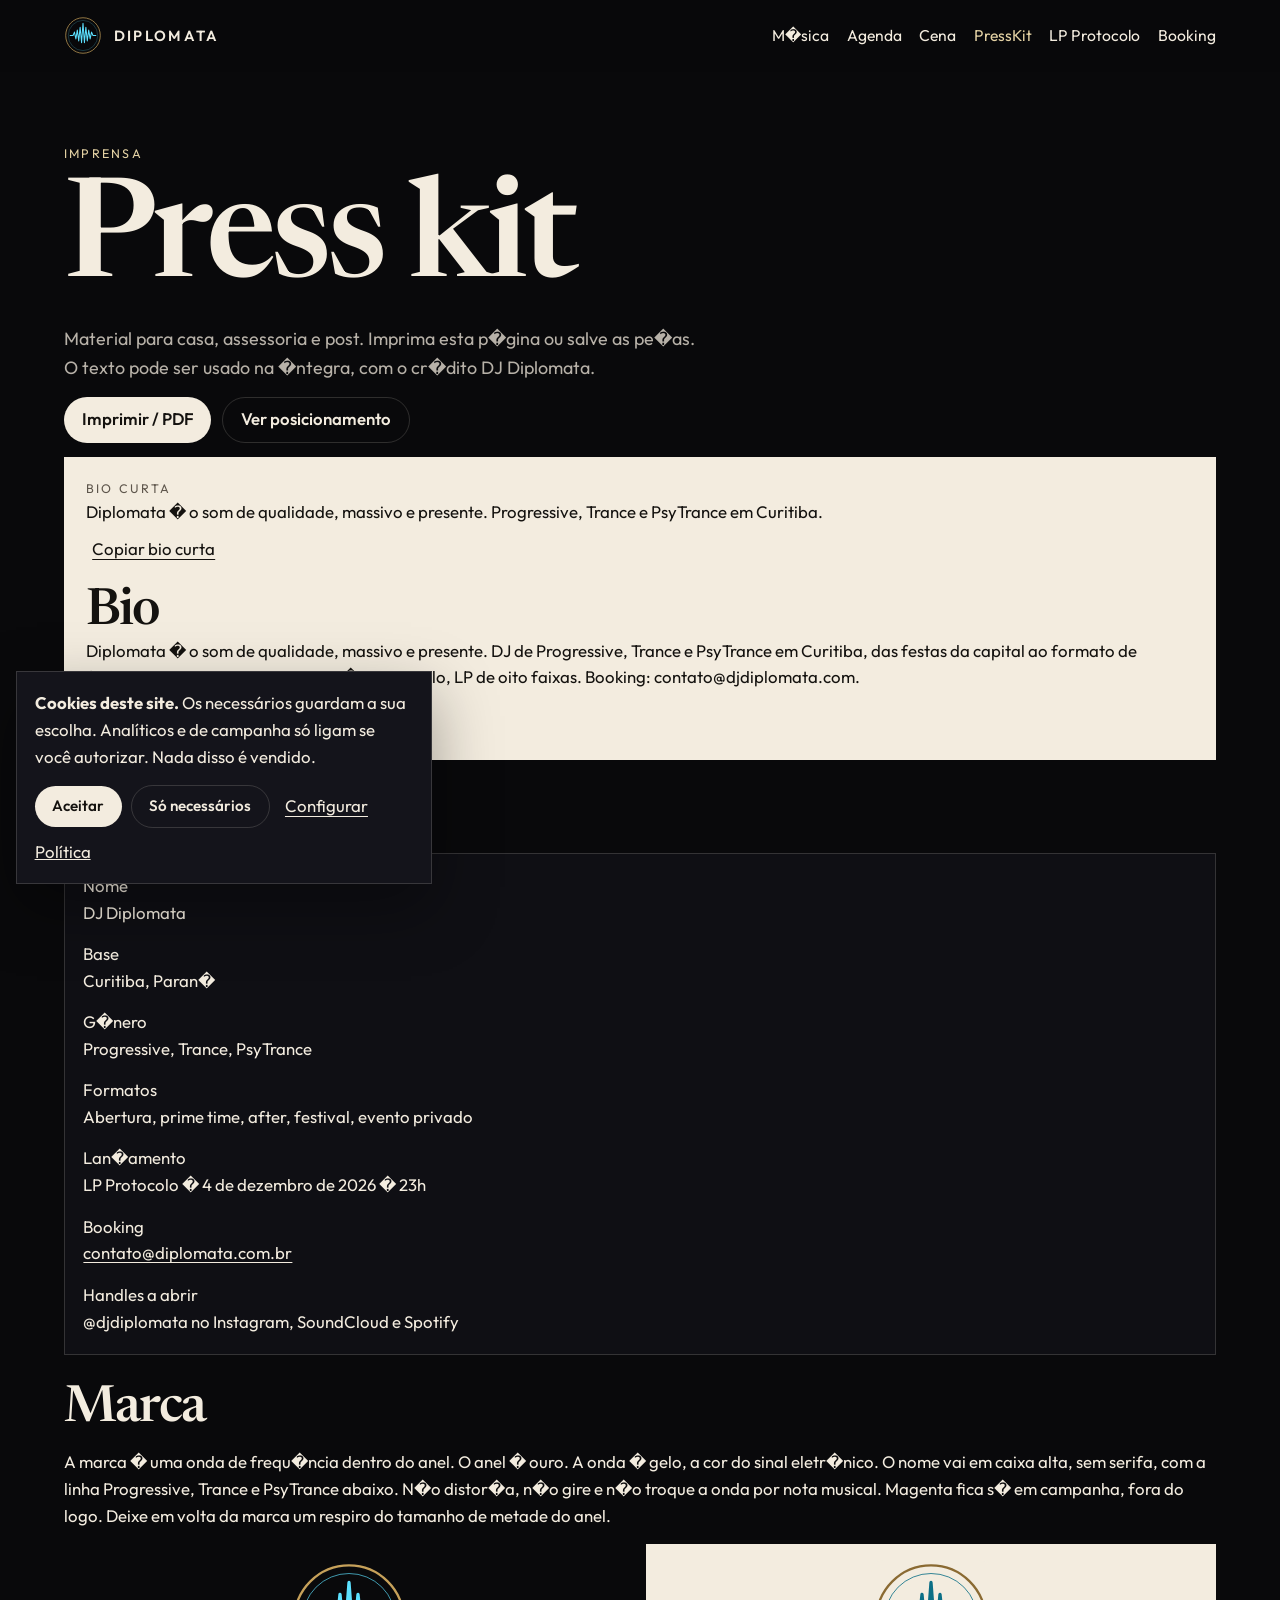
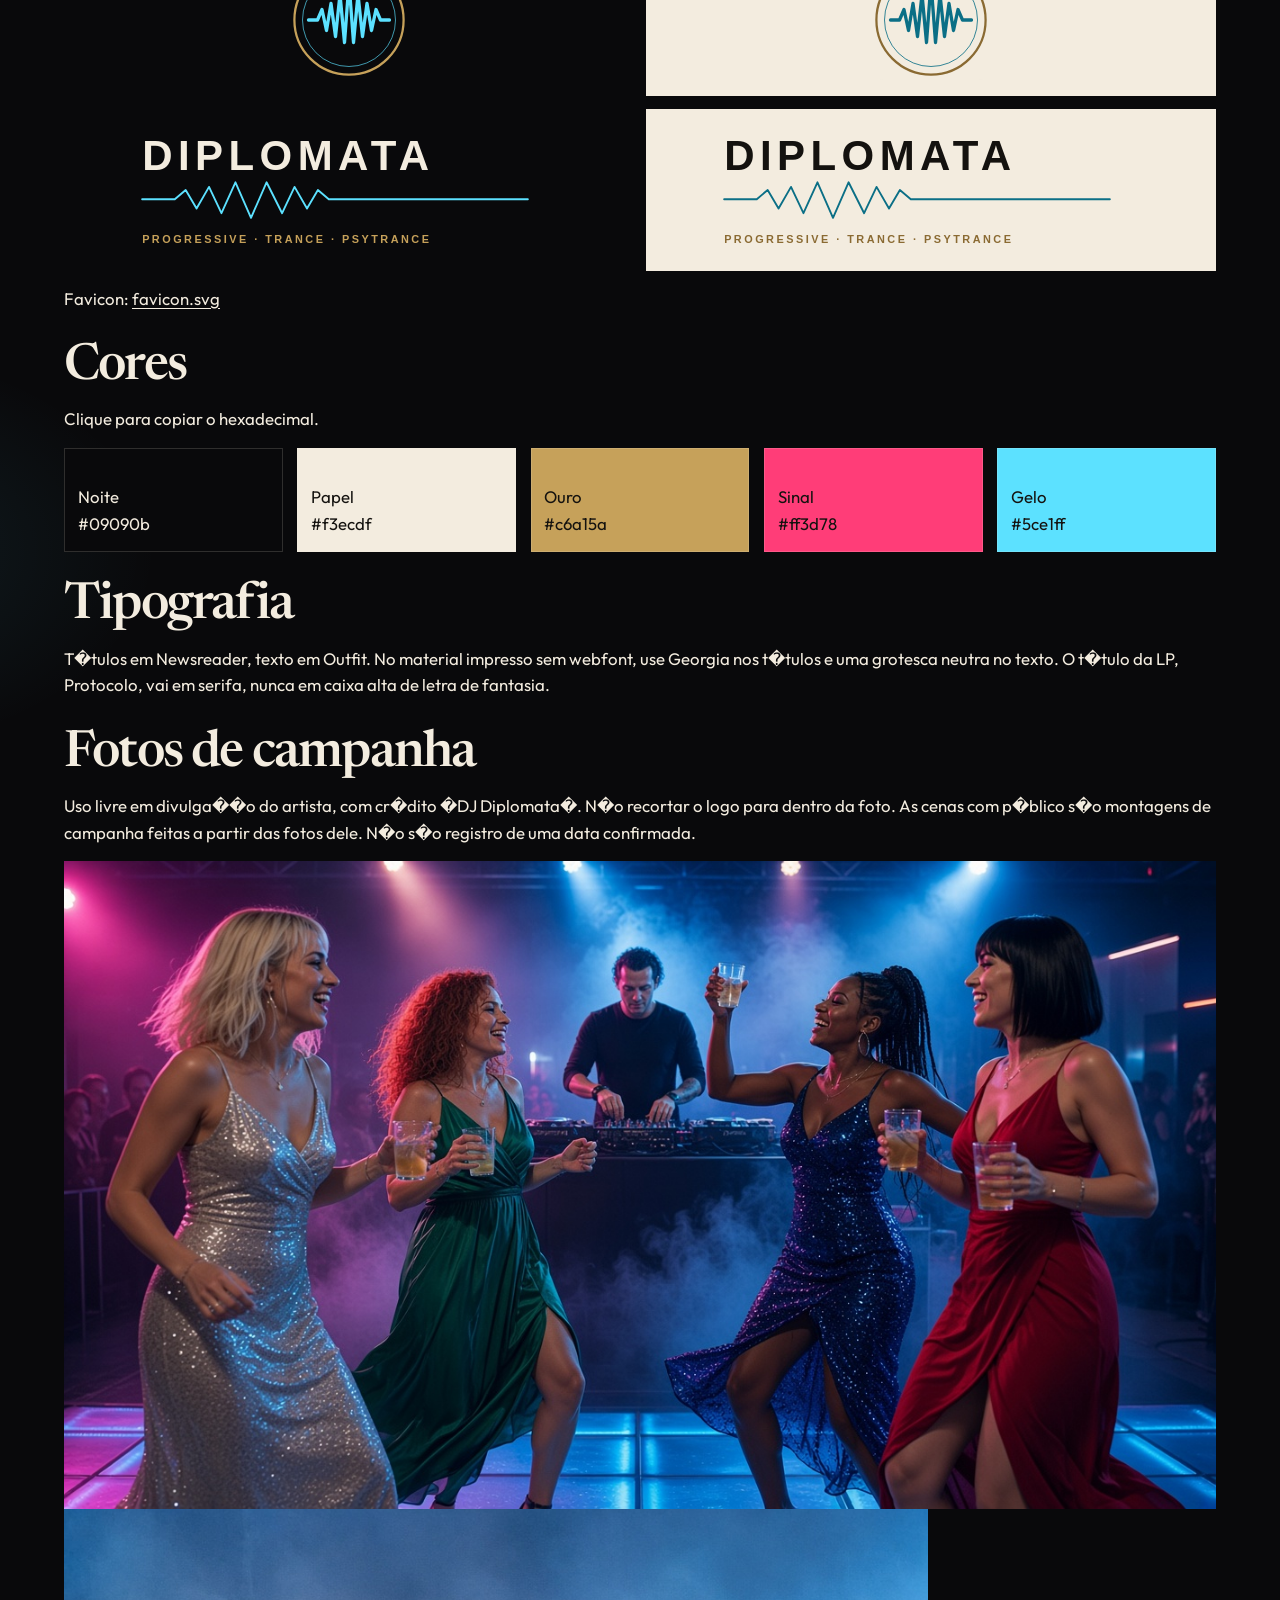
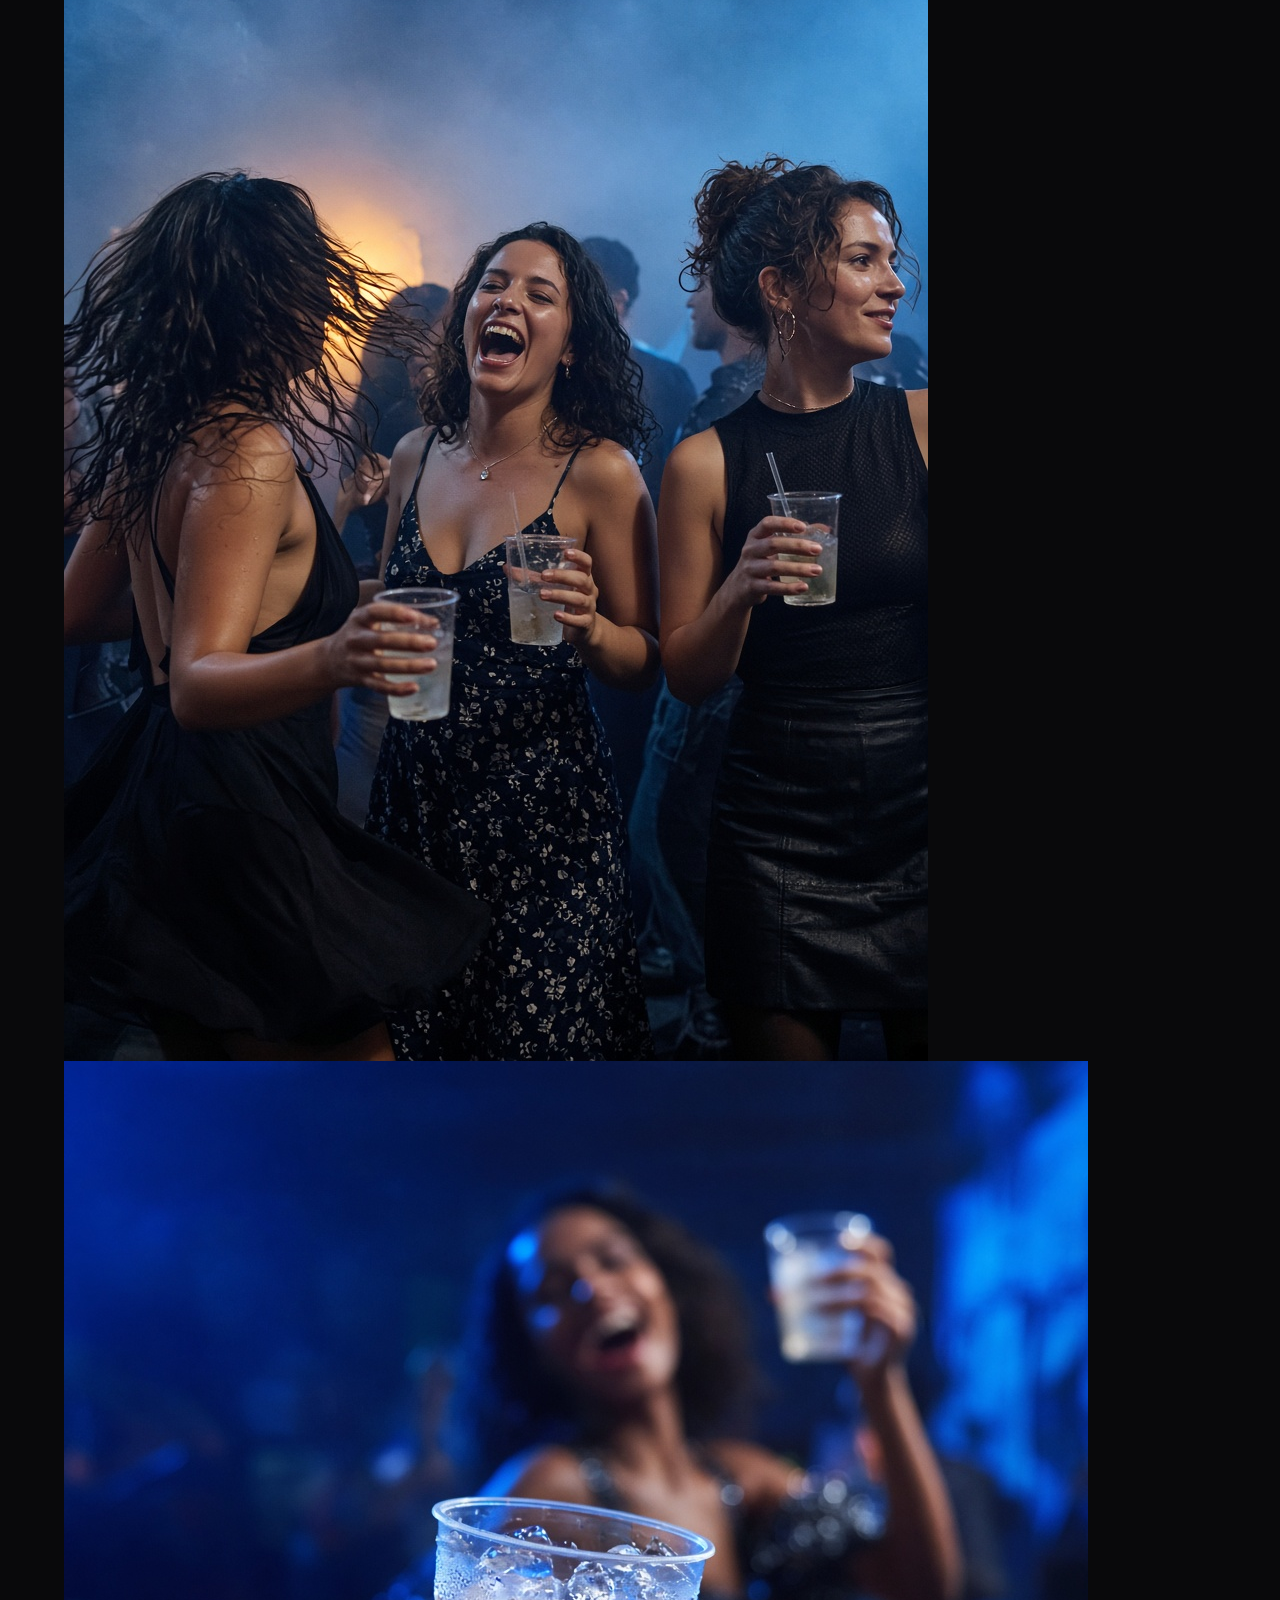
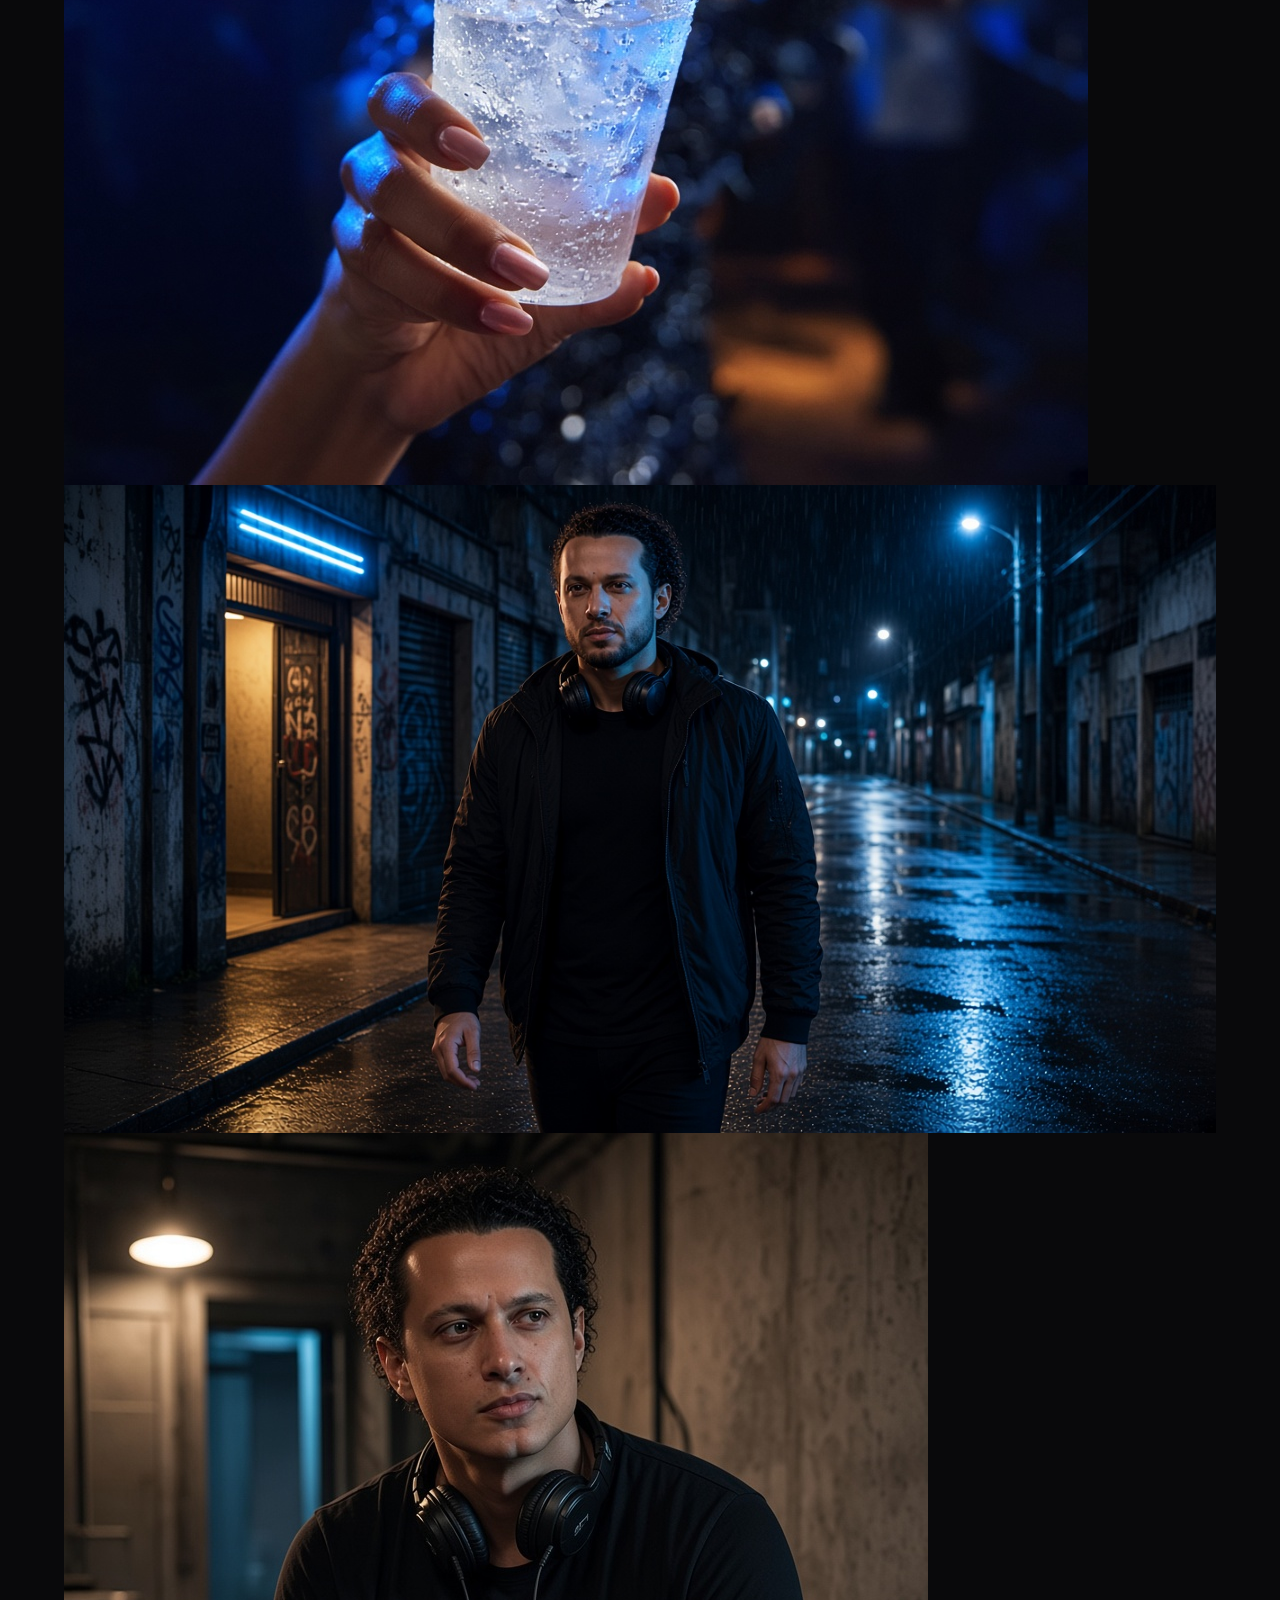
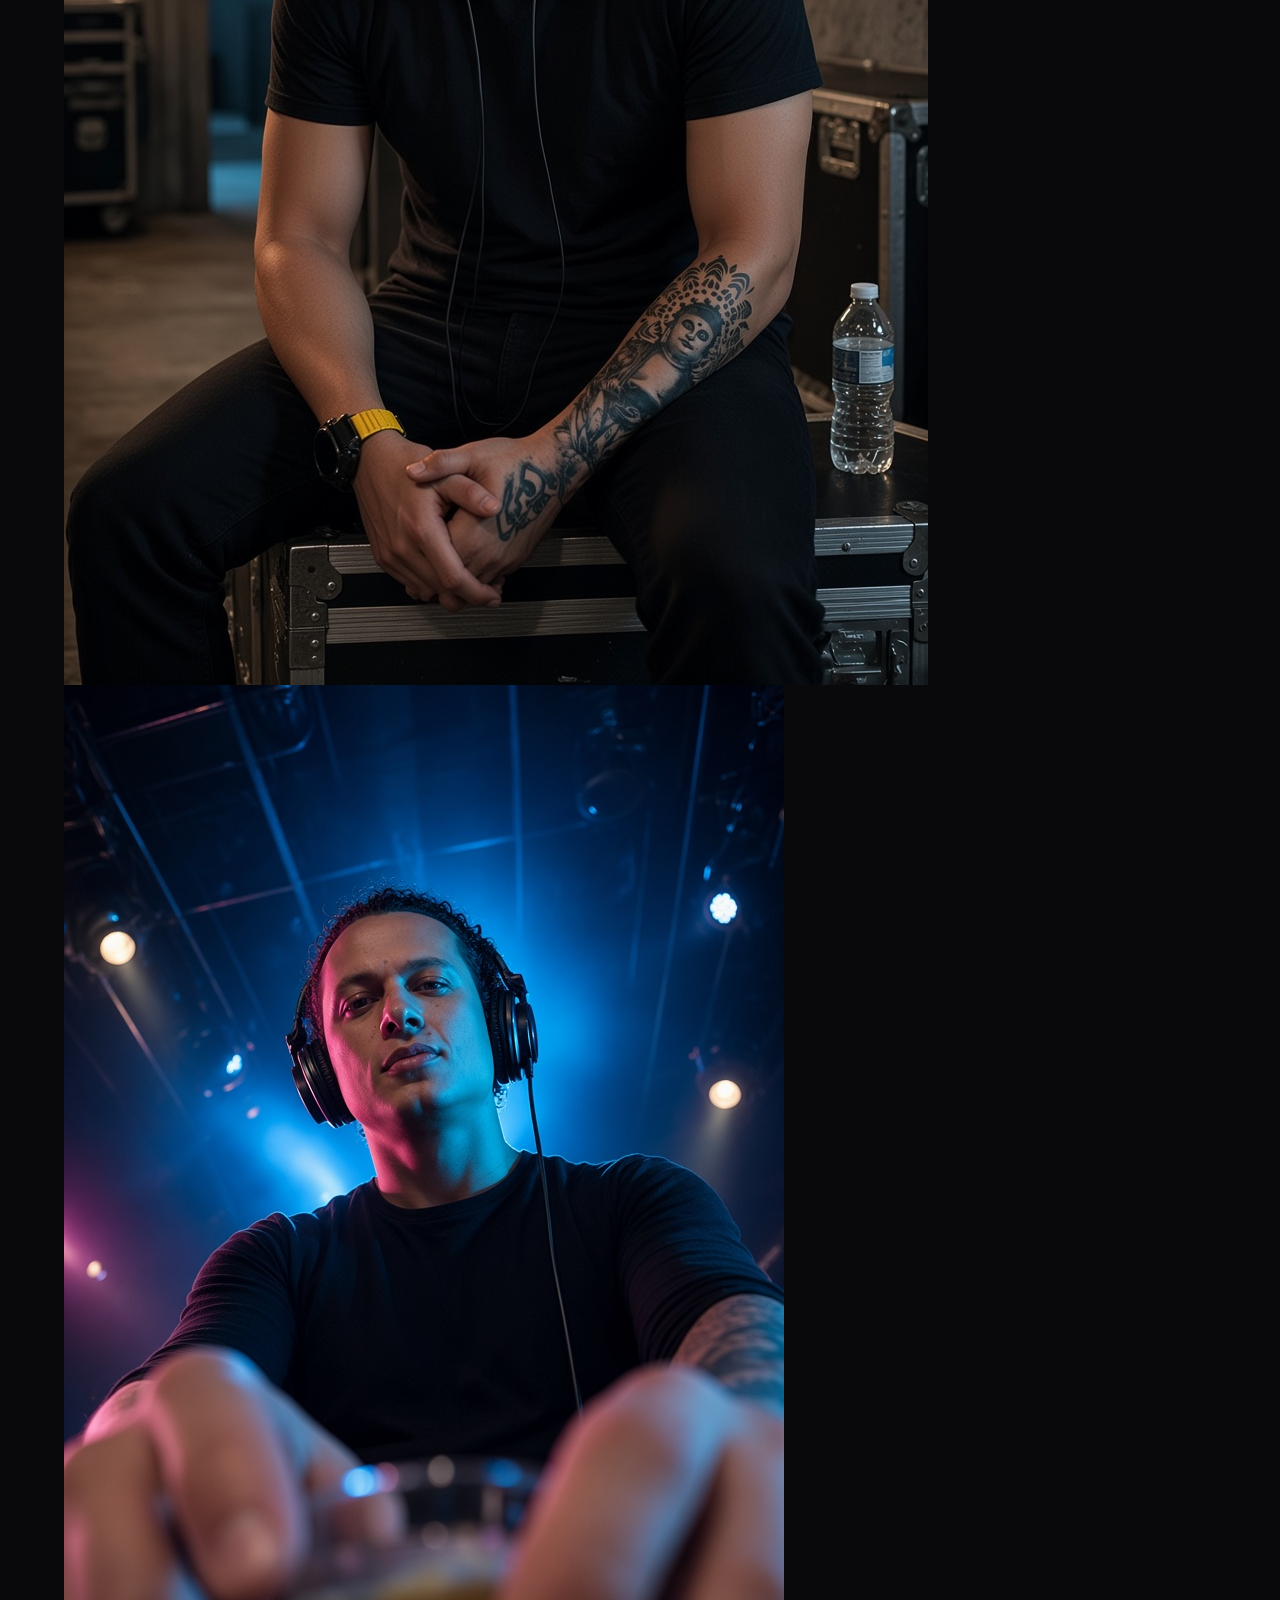
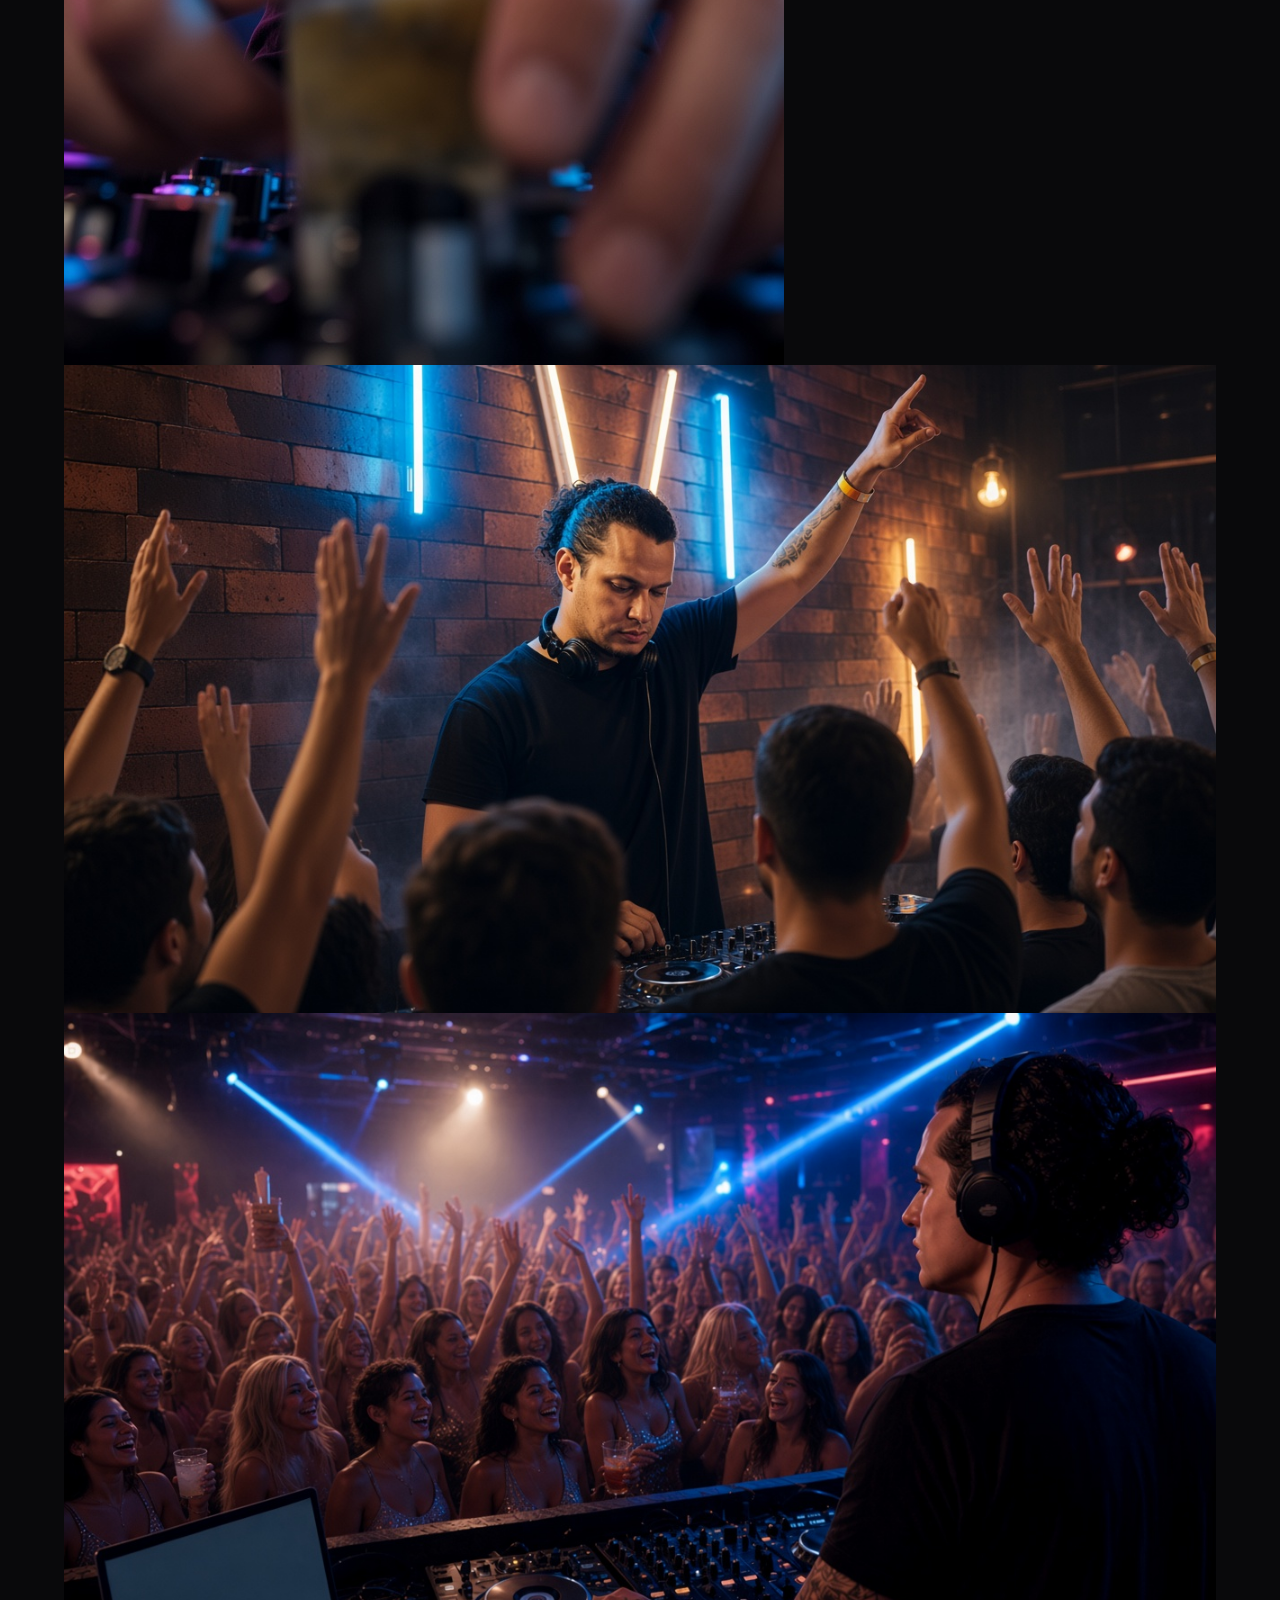
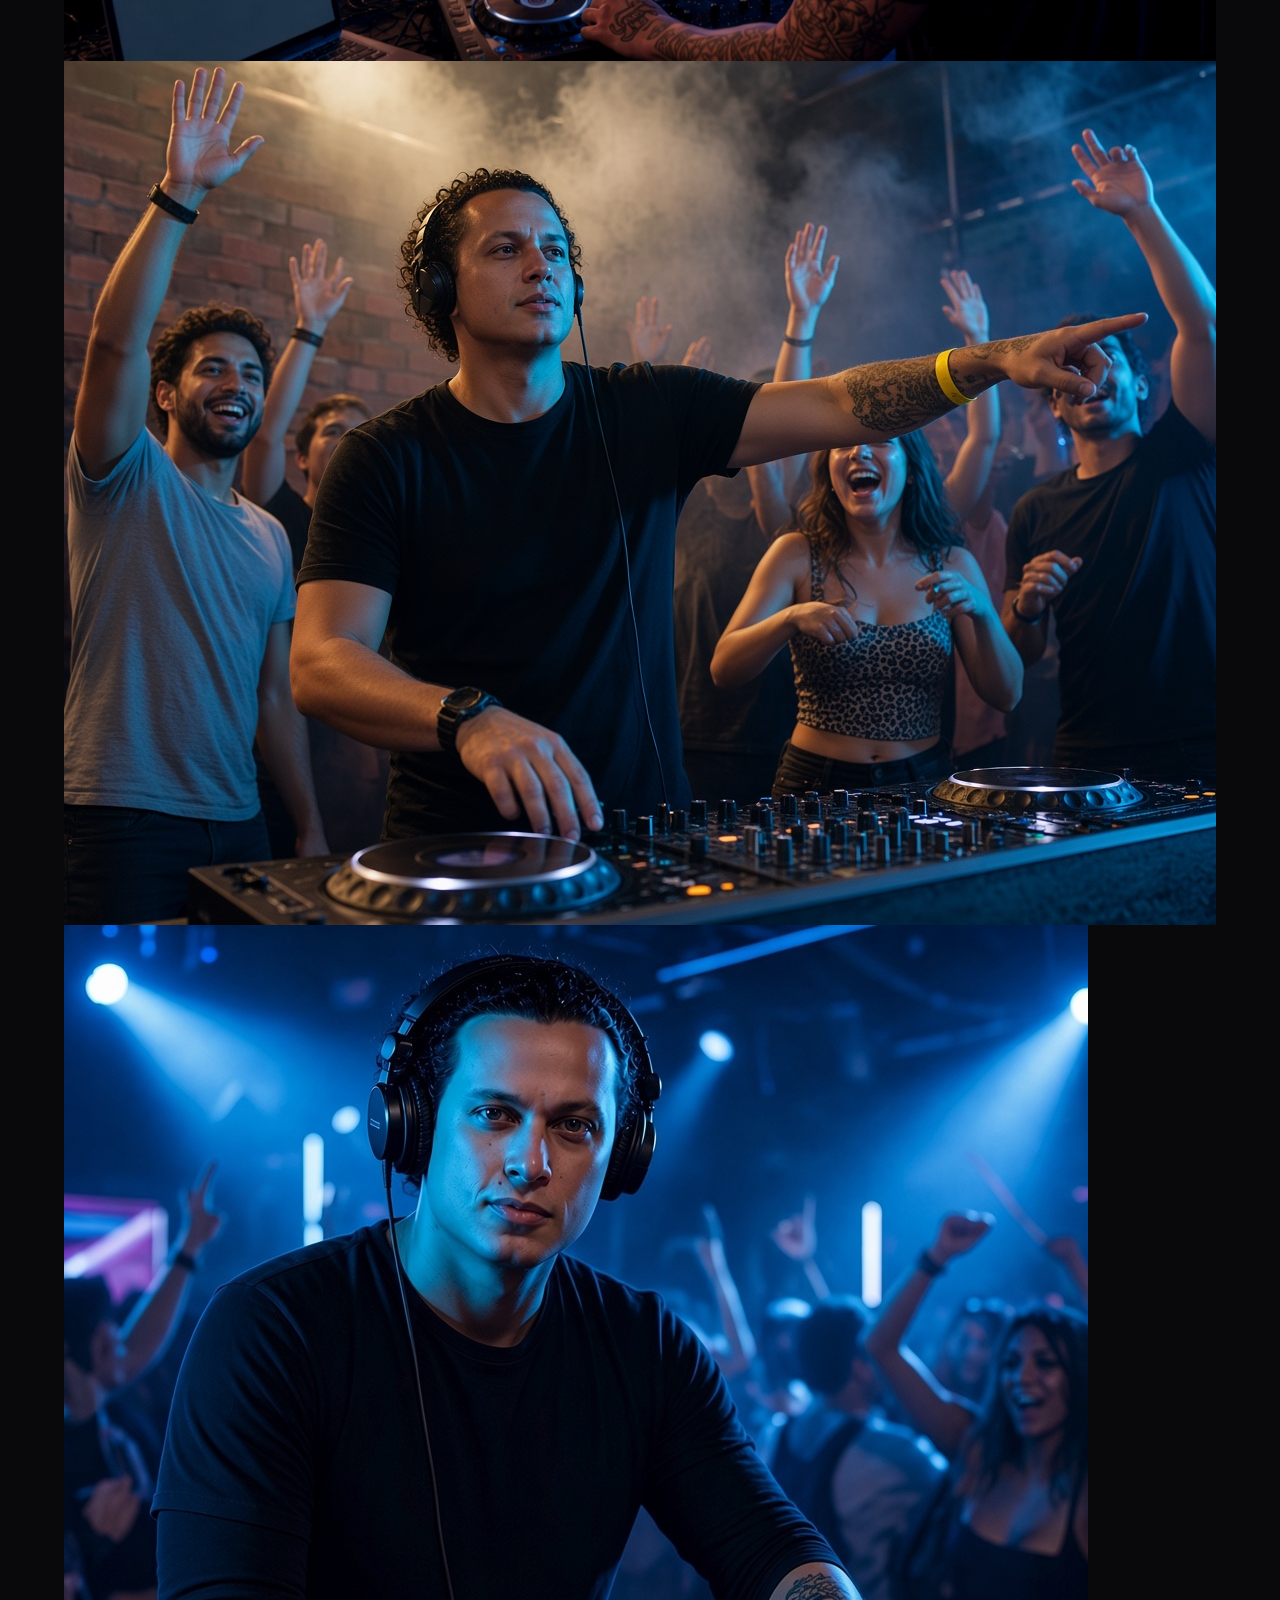
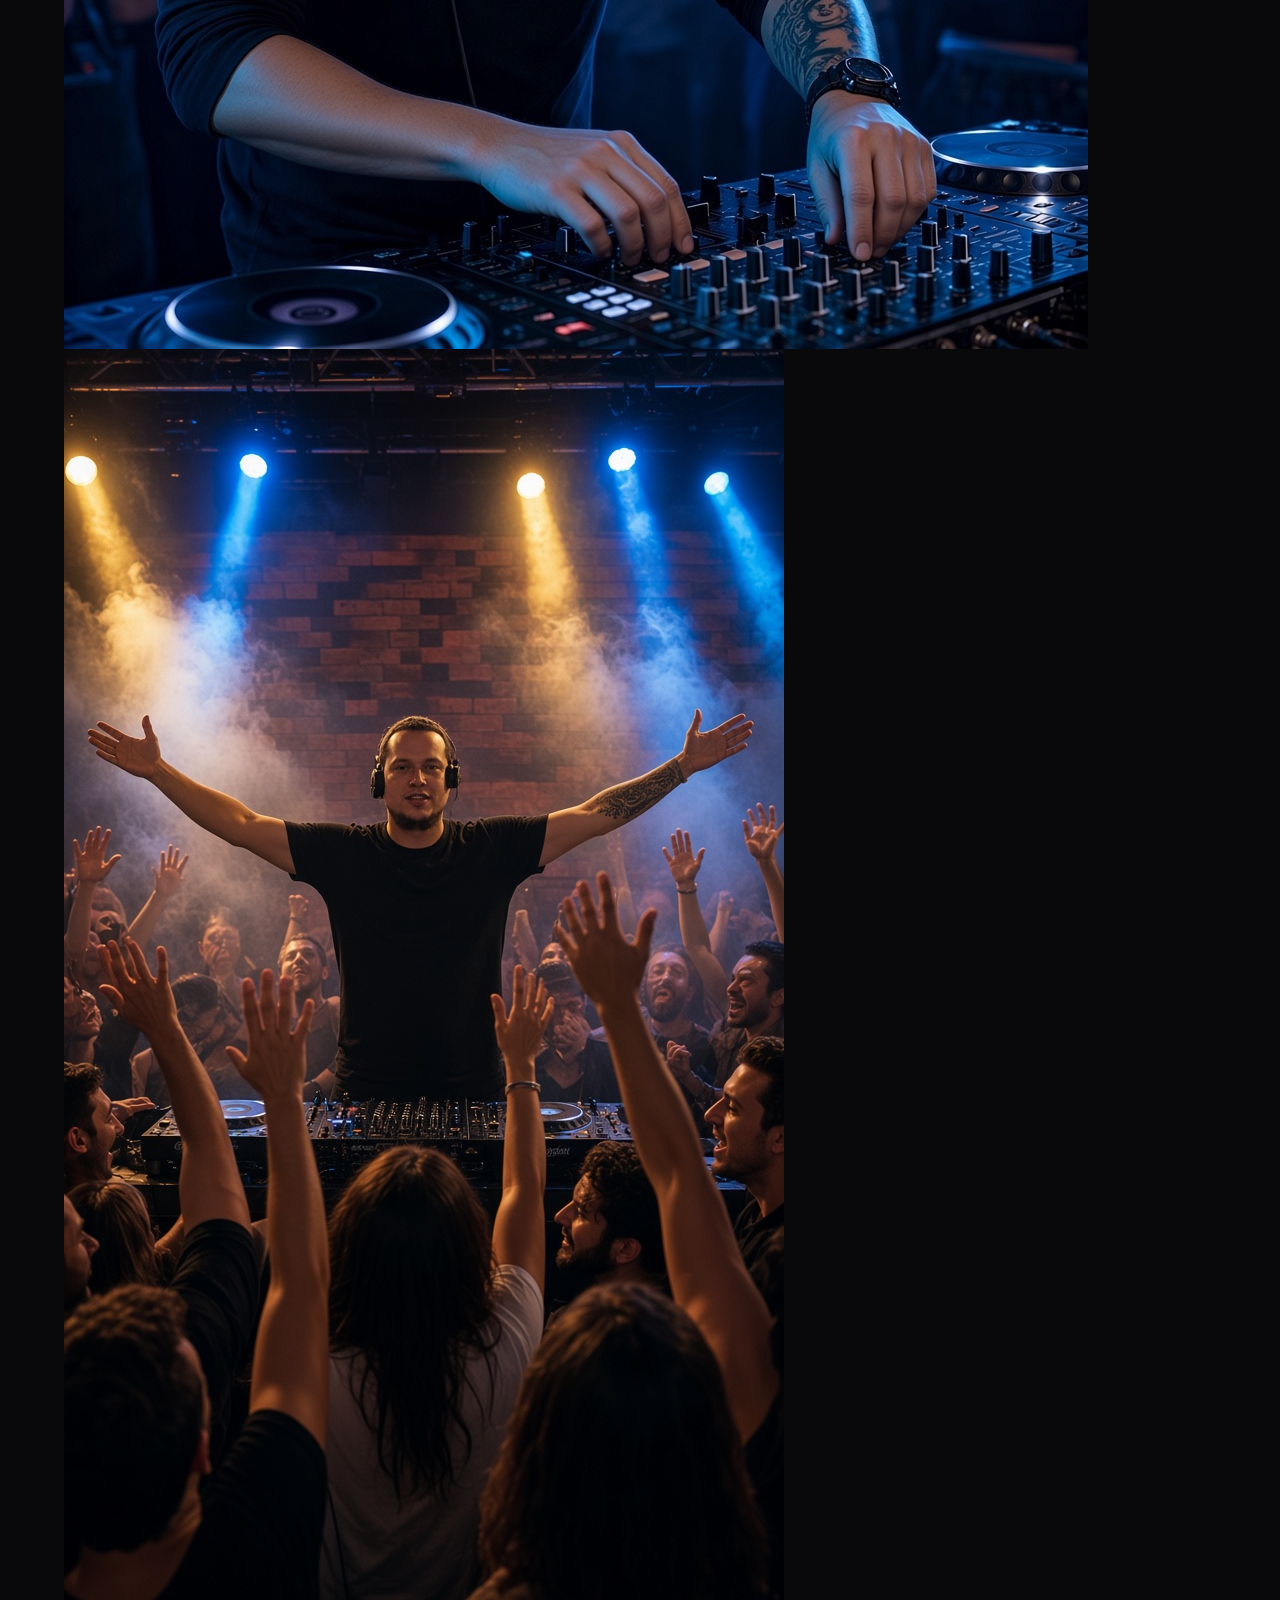
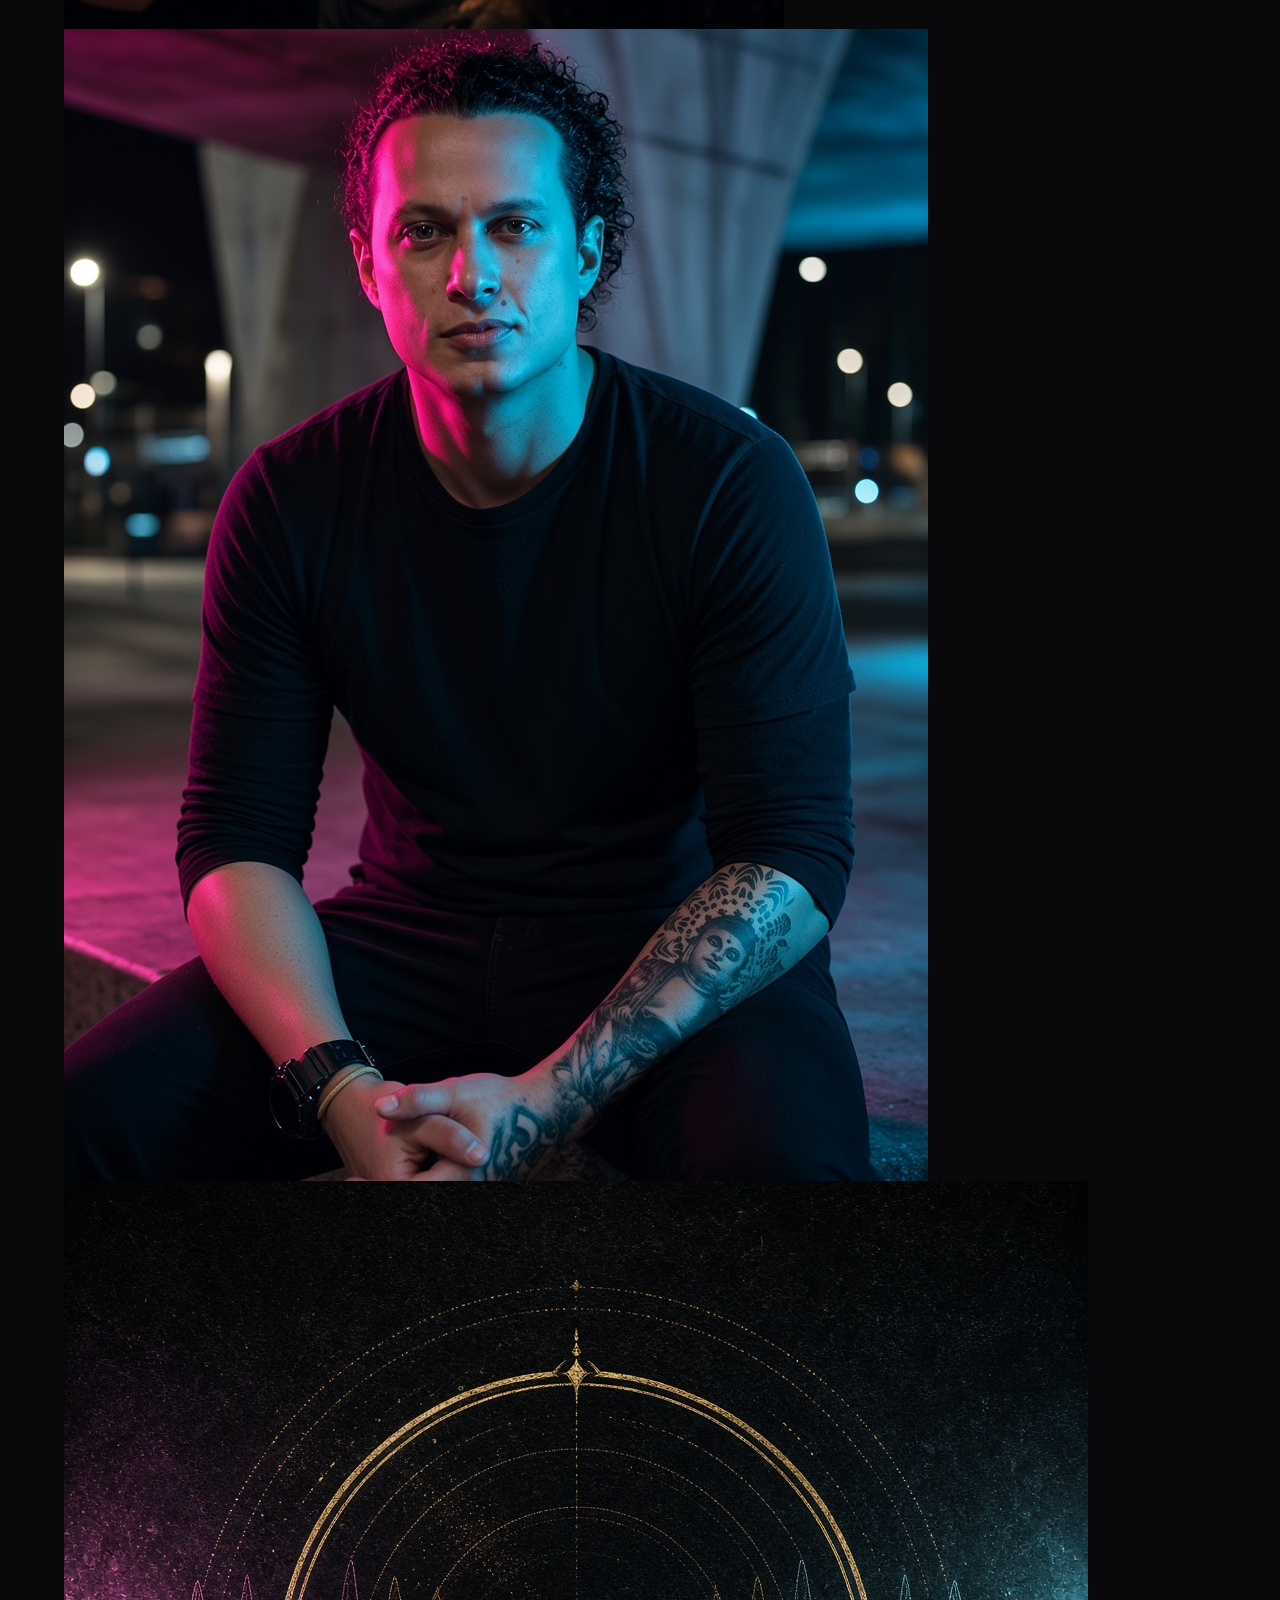
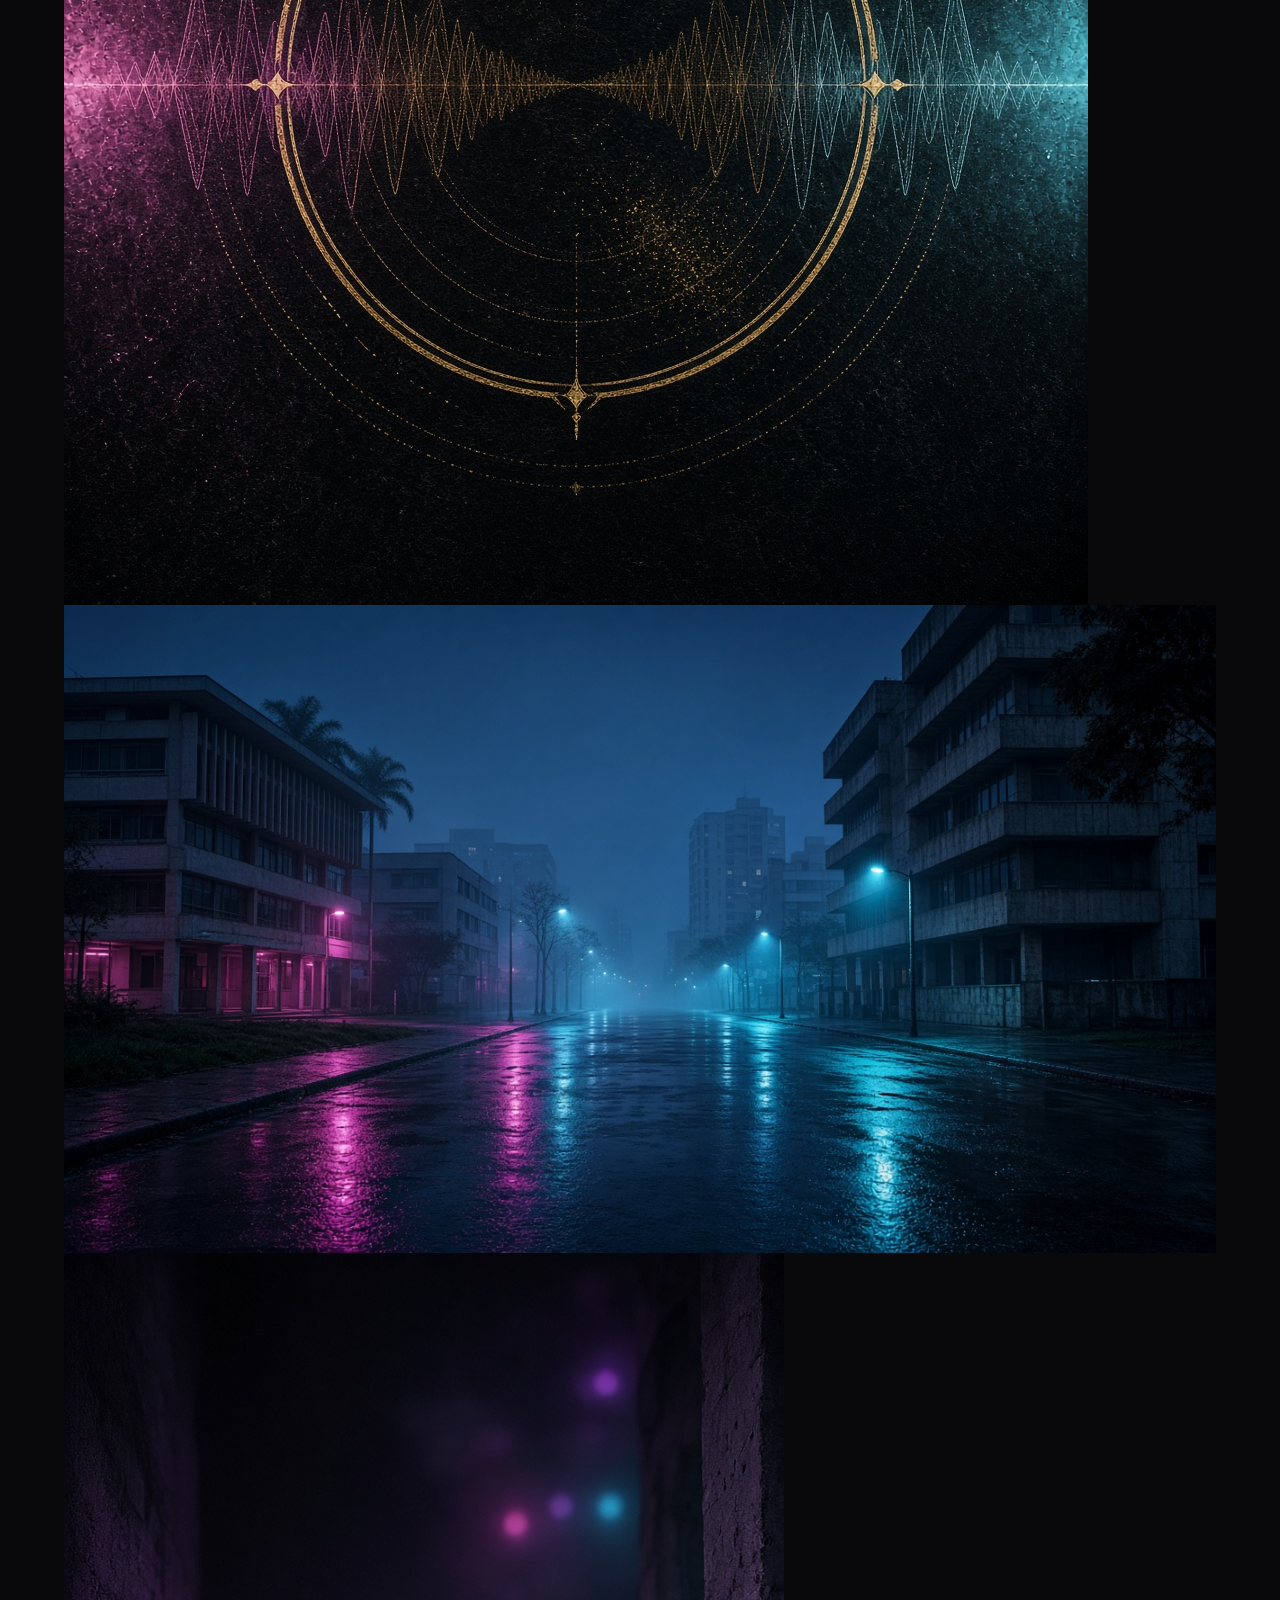
<file: paginas/imprensa.html>
<!DOCTYPE html>
<html lang="pt-BR">
<head>
  <meta charset="utf-8">
  <meta name="viewport" content="width=device-width, initial-scale=1">
  <title>Press kit � DJ Diplomata</title>
  <meta name="description" content="Press kit de DJ Diplomata: bio, logo, cores, fotos, rider e texto pronto para casas e imprensa em Curitiba.">
  <link rel="canonical" href="https://djdiplomata.com.br/paginas/imprensa.html">
  <meta name="theme-color" content="#09090b">
  <meta property="og:title" content="Press kit � DJ Diplomata">
  <meta property="og:description" content="Bio, marca, fotos e rider para divulga��o.">
  <meta property="og:image" content="https://djdiplomata.com.br/img/retrato-editorial.jpg">
  <meta name="twitter:card" content="summary_large_image">
  <link rel="icon" href="/img/favicon.svg" type="image/svg+xml">
  <link rel="manifest" href="/site.webmanifest">
  <link rel="preconnect" href="https://fonts.googleapis.com">
  <link rel="preconnect" href="https://fonts.gstatic.com" crossorigin>
  <link href="https://fonts.googleapis.com/css2?family=Newsreader:ital,opsz,wght@0,6..72,500;0,6..72,600;1,6..72,480&family=Outfit:wght@300;400;500;600&display=swap" rel="stylesheet">
  <link rel="stylesheet" href="/css/styles.css">
</head>
<body>
  <a class="skip" href="#conteudo">Ir para o conte�do</a>
  <header class="site-header" data-header>
    <a class="brand" href="/">
      <img src="/img/logo-mark.svg" width="64" height="64" alt="">
      Diplomata
    </a>
    <button class="nav-toggle" type="button" data-nav-toggle aria-expanded="false" aria-controls="menu" aria-label="Abrir menu">
      <span class="nav-toggle__icon" aria-hidden="true">
        <span class="nav-toggle__bar"></span>
        <span class="nav-toggle__bar"></span>
        <span class="nav-toggle__bar"></span>
      </span>
    </button>
    <nav id="menu" class="menu" aria-label="Principal">
      <a href="/#musica">M�sica</a>
      <a href="/#agenda">Agenda</a>
      <a href="/#cena">Cena</a>
      <a href="imprensa.html" aria-current="page">PressKit</a>
      <a href="lp.html">LP Protocolo</a>
      <a href="/#booking">Booking</a>
    </nav>
  </header>

  <main id="conteudo" class="section">
    <div class="wrap prose">
      <p class="kicker">Imprensa</p>
      <h1 class="display">Press kit</h1>
      <p class="lede">Material para casa, assessoria e post. Imprima esta p�gina ou salve as pe�as. O texto pode ser usado na �ntegra, com o cr�dito DJ Diplomata.</p>
      <div class="actions">
        <button class="button" type="button" data-print>Imprimir / PDF</button>
        <a class="button button-ghost" href="campanhas.html">Ver posicionamento</a>
      </div>

      <article class="sheet">
        <p class="kicker">Bio curta</p>
        <p id="bio-curta">Diplomata � o som de qualidade, massivo e presente. Progressive, Trance e PsyTrance em Curitiba.</p>
        <button class="text-button" type="button" data-copy="bio-curta">Copiar bio curta</button>
        <h2>Bio</h2>
        <p id="bio-longa">Diplomata � o som de qualidade, massivo e presente. DJ de Progressive, Trance e PsyTrance em Curitiba, das festas da capital ao formato de festival. Em dezembro de 2026 lan�a Protocolo, LP de oito faixas. Booking: contato@djdiplomata.com.</p>
        <button class="text-button" type="button" data-copy="bio-longa">Copiar bio</button>
      </article>

      <h2>Ficha</h2>
      <dl class="card stack">
        <div><dt>Nome</dt><dd>DJ Diplomata</dd></div>
        <div><dt>Base</dt><dd>Curitiba, Paran�</dd></div>
        <div><dt>G�nero</dt><dd>Progressive, Trance, PsyTrance</dd></div>
        <div><dt>Formatos</dt><dd>Abertura, prime time, after, festival, evento privado</dd></div>
        <div><dt>Lan�amento</dt><dd>LP Protocolo � 4 de dezembro de 2026 � 23h</dd></div>
        <div><dt>Booking</dt><dd><a data-email href="mailto:contato@djdiplomata.com">contato@djdiplomata.com</a></dd></div>
        <div><dt>Handles a abrir</dt><dd>@djdiplomata no Instagram, SoundCloud e Spotify</dd></div>
      </dl>

      <h2>Marca</h2>
      <p>A marca � uma onda de frequ�ncia dentro do anel. O anel � ouro. A onda � gelo, a cor do sinal eletr�nico. O nome vai em caixa alta, sem serifa, com a linha Progressive, Trance e PsyTrance abaixo. N�o distor�a, n�o gire e n�o troque a onda por nota musical. Magenta fica s� em campanha, fora do logo. Deixe em volta da marca um respiro do tamanho de metade do anel.</p>
      <div class="logo-row">
        <a class="on-dark" href="/img/logo-mark.svg" download>
          <img src="/img/logo-mark.svg" width="120" height="120" alt="Logo com onda, para fundo escuro">
        </a>
        <a class="on-paper" href="/img/logo-mark-ink.svg" download>
          <img src="/img/logo-mark-ink.svg" width="120" height="120" alt="Logo com onda, para fundo claro">
        </a>
        <a class="on-dark" href="/img/logo-wordmark.svg" download>
          <img src="/img/logo-wordmark.svg" width="420" height="131" alt="Wordmark Diplomata claro">
        </a>
        <a class="on-paper" href="/img/logo-wordmark-ink.svg" download>
          <img src="/img/logo-wordmark-ink.svg" width="420" height="131" alt="Wordmark Diplomata escuro">
        </a>
      </div>
      <p>Favicon: <a href="/img/favicon.svg" download>favicon.svg</a></p>

      <h2>Cores</h2>
      <p>Clique para copiar o hexadecimal.</p>
      <div class="swatches">
        <button class="swatch" type="button" data-swatch="#09090b" style="background:#09090b">Noite<br>#09090b</button>
        <button class="swatch" type="button" data-swatch="#f3ecdf" style="background:#f3ecdf;color:#14120f">Papel<br>#f3ecdf</button>
        <button class="swatch" type="button" data-swatch="#c6a15a" style="background:#c6a15a;color:#14120f">Ouro<br>#c6a15a</button>
        <button class="swatch" type="button" data-swatch="#ff3d78" style="background:#ff3d78;color:#14120f">Sinal<br>#ff3d78</button>
        <button class="swatch" type="button" data-swatch="#5ce1ff" style="background:#5ce1ff;color:#14120f">Gelo<br>#5ce1ff</button>
      </div>

      <h2>Tipografia</h2>
      <p>T�tulos em Newsreader, texto em Outfit. No material impresso sem webfont, use Georgia nos t�tulos e uma grotesca neutra no texto. O t�tulo da LP, Protocolo, vai em serifa, nunca em caixa alta de letra de fantasia.</p>

      <h2>Fotos de campanha</h2>
      <p>Uso livre em divulga��o do artista, com cr�dito �DJ Diplomata�. N�o recortar o logo para dentro da foto. As cenas com p�blico s�o montagens de campanha feitas a partir das fotos dele. N�o s�o registro de uma data confirmada.</p>
      <div class="gallery">
        <a href="/img/pista-copos.jpg"><img src="/img/pista-copos.jpg" width="1280" height="720" alt="Montagem, pista com copos"></a>
        <a href="/img/copos-riso.jpg"><img src="/img/copos-riso.jpg" width="864" height="1152" alt="Montagem, riso e copos"></a>
        <a href="/img/detalhe-copo.jpg"><img src="/img/detalhe-copo.jpg" width="1024" height="1024" alt="Montagem, detalhe do copo"></a>
        <a href="/img/chegada-noite.jpg"><img src="/img/chegada-noite.jpg" width="1280" height="720" alt="Montagem, chegada na rua"></a>
        <a href="/img/intervalo.jpg"><img src="/img/intervalo.jpg" width="864" height="1152" alt="Montagem, intervalo"></a>
        <a href="/img/contra-piso.jpg"><img src="/img/contra-piso.jpg" width="720" height="1280" alt="Montagem, c�mera no ch�o"></a>
        <a href="/img/pista-braco.jpg"><img src="/img/pista-braco.jpg" width="1280" height="720" alt="Montagem, bra�o no alto"></a>
        <a href="/img/vista-da-cabine.jpg"><img src="/img/vista-da-cabine.jpg" width="1280" height="720" alt="Montagem, vista da cabine"></a>
        <a href="/img/apontando-pista.jpg"><img src="/img/apontando-pista.jpg" width="1152" height="864" alt="Montagem, apontando a pista"></a>
        <a href="/img/maos-na-pista.jpg"><img src="/img/maos-na-pista.jpg" width="1024" height="1024" alt="Montagem, m�os no mixer"></a>
        <a href="/img/story-bracos.jpg"><img src="/img/story-bracos.jpg" width="720" height="1280" alt="Montagem, bra�os abertos"></a>
        <a href="/img/retrato-editorial.jpg"><img src="/img/retrato-editorial.jpg" width="864" height="1152" alt="Retrato de campanha"></a>
        <a href="/img/capa-protocolo.jpg"><img src="/img/capa-protocolo.jpg" width="1024" height="1024" alt="Capa da LP Protocolo"></a>
        <a href="/img/cidade-noite.jpg"><img src="/img/cidade-noite.jpg" width="1280" height="720" alt="Pe�a de cidade"></a>
        <a href="/img/story-fundo.jpg"><img src="/img/story-fundo.jpg" width="720" height="1280" alt="Fundo vertical para stories"></a>
      </div>

      <h2>Acervo restrito</h2>
      <p>Fotos pessoais do artista. Servem para bastidor e imprensa, n�o para an�ncio pago: h� estampas e bras�es de terceiros. N�o usar em m�dia patrocinada, thumbnail de plataforma ou capa.</p>

      <h2>Rider de cabine</h2>
      <ul>
        <li>2 CDJs (CDJ-3000 ou equivalente atual) ou um player all-in-one est�vel, mais mixer DJM-A9 ou DJM-900NXS2.</li>
        <li>Monitor de cabine com volume acess�vel ao DJ.</li>
        <li>Cabine firme, de prefer�ncia perto da altura da pista.</li>
        <li>Sem fuma�a direta nos equipamentos.</li>
        <li>T�cnico da casa no soundcheck.</li>
        <li>�gua sem g�s na cabine.</li>
      </ul>
      <p>O rider se ajusta ao porte da casa. O que n�o se ajusta � a aus�ncia de monitor.</p>

      <h2>Texto para a casa</h2>
      <p id="boilerplate">DJ Diplomata (Curitiba) � o som de qualidade, massivo e presente. Progressive, Trance e PsyTrance. Em 4 de dezembro de 2026 lan�a a LP Protocolo. Ideal para abertura, prime time e after.</p>
      <button class="text-button" type="button" data-copy="boilerplate">Copiar texto da casa</button>
    </div>
  </main>

  <footer class="site-footer">
    <div>
      <strong>DJ Diplomata</strong>
      <p>Press kit � Curitiba</p>
    </div>
    <nav class="footer-nav" aria-label="Rodap�">
      <a href="/">In�cio</a>
      <a href="privacidade.html">Privacidade</a>
      <button type="button" data-cookie-open>Cookies</button>
      <a href="campanhas.html">Posicionamento</a>
    </nav>
    <p class="legal">� 2026 DJ Diplomata.</p>
  </footer>
  <script src="/js/config.js"></script>
  <script src="/js/cookies.js"></script>
  <script src="/js/main.js"></script>
</body>
</html>
</file>
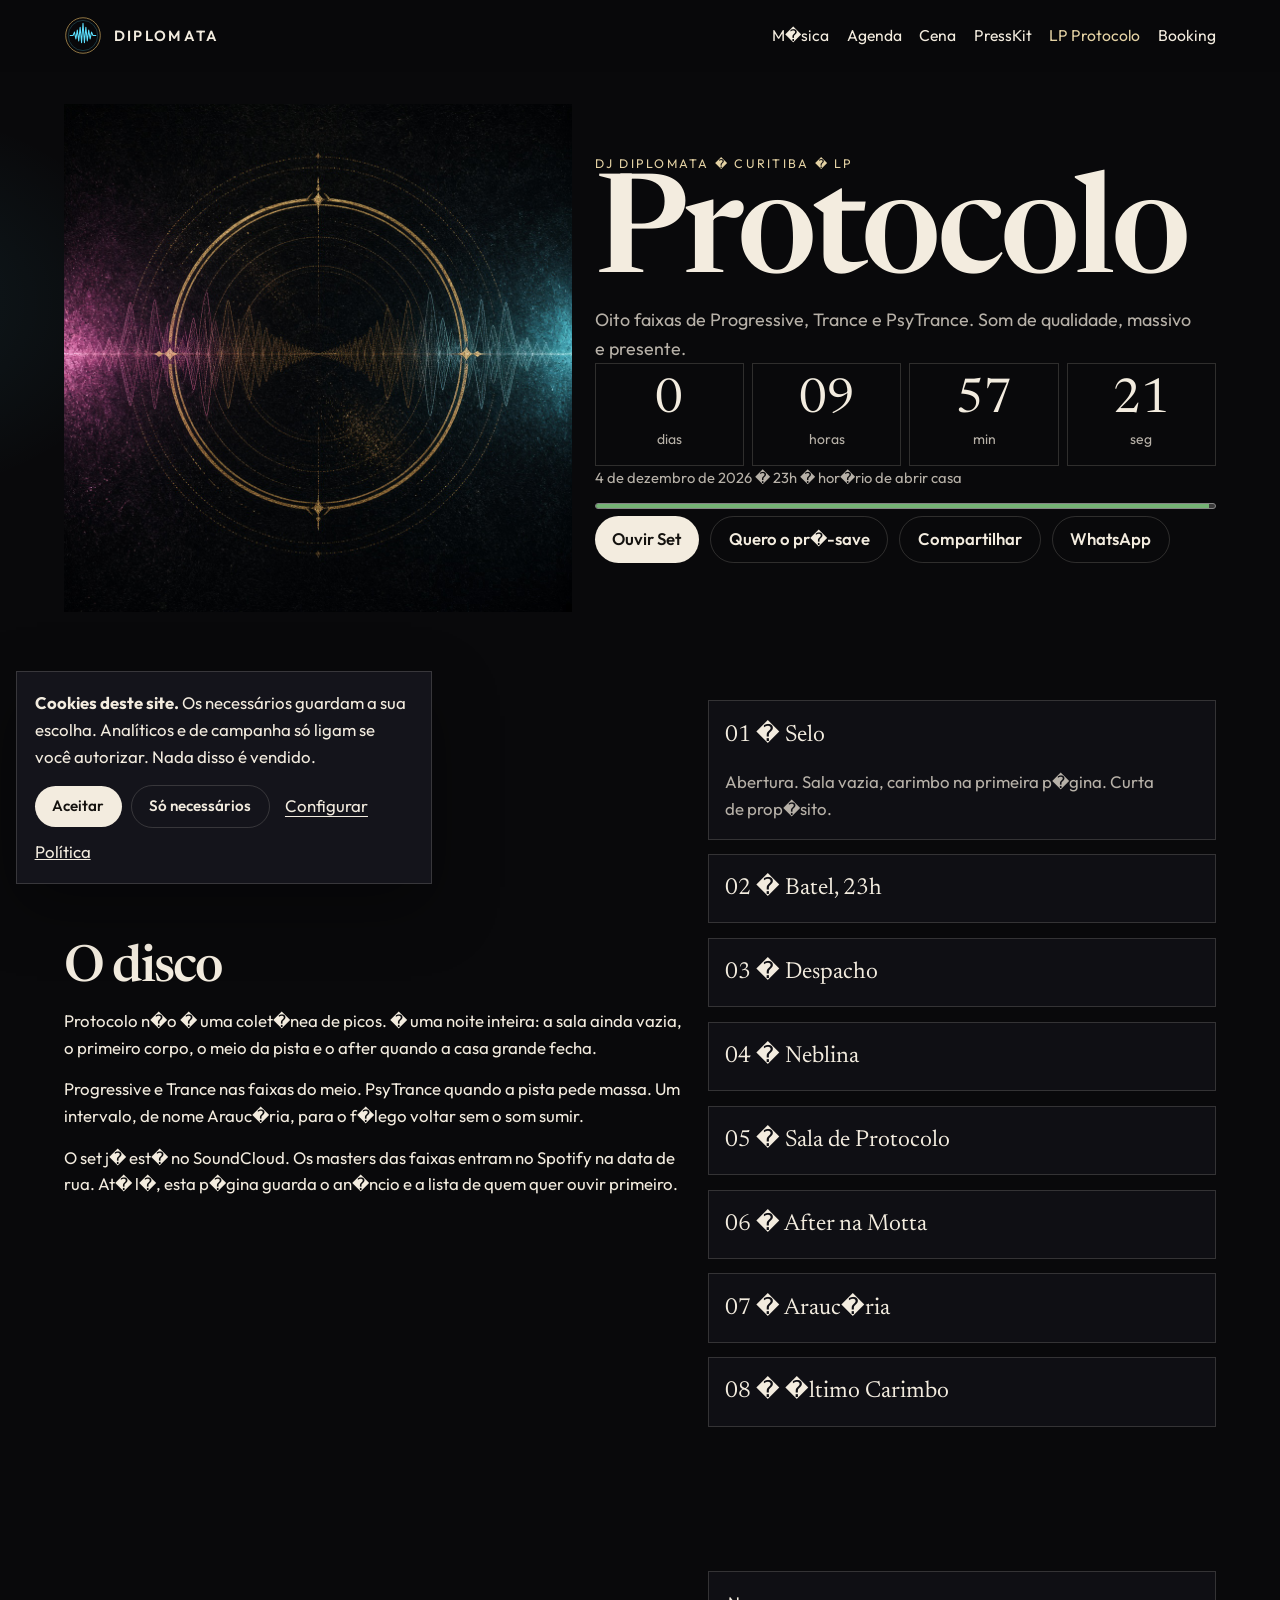
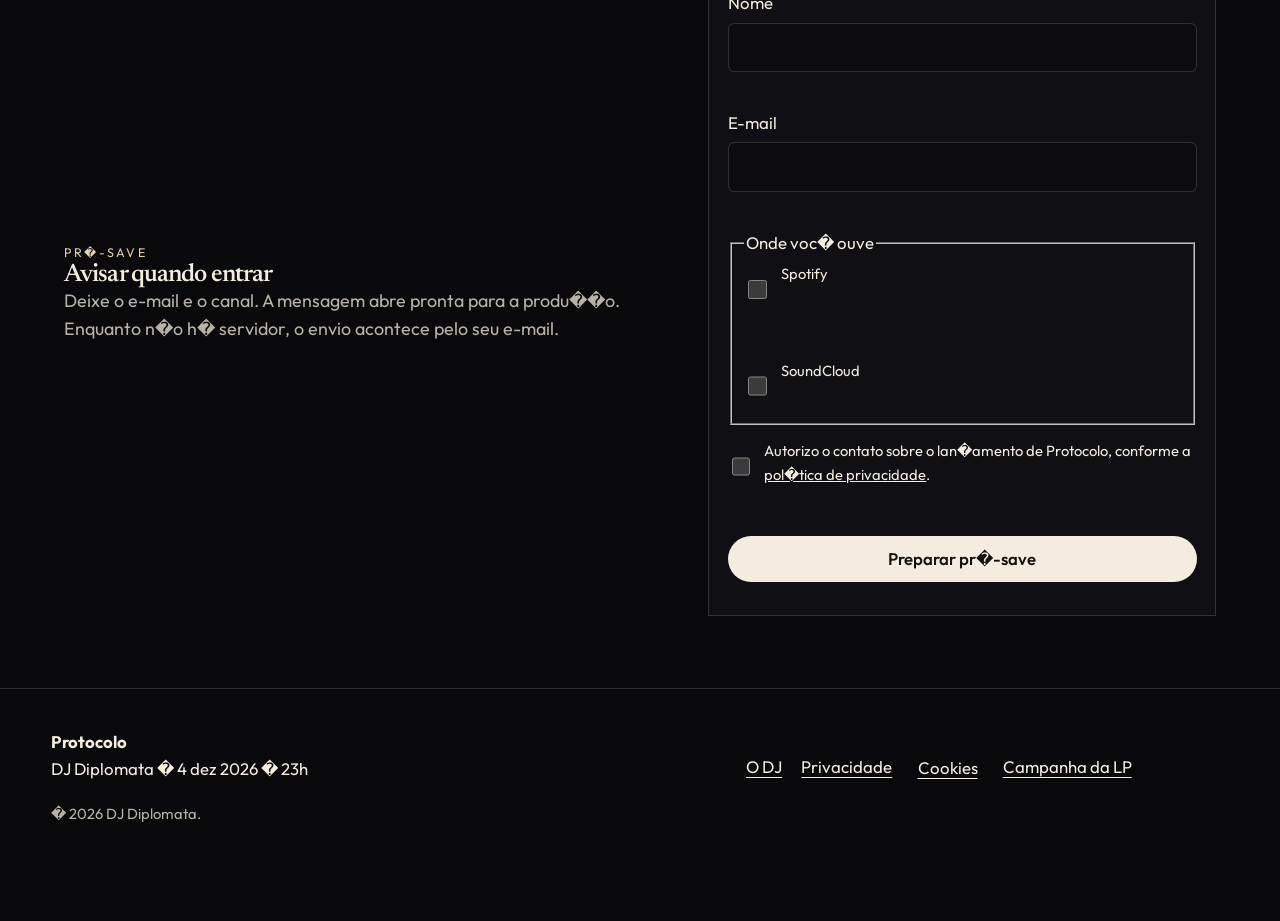
<file: paginas/lp.html>
<!DOCTYPE html>
<html lang="pt-BR">
<head>
  <meta charset="utf-8">
  <meta name="viewport" content="width=device-width, initial-scale=1">
  <title>Protocolo � LP de DJ Diplomata</title>
  <meta name="description" content="Protocolo, LP de DJ Diplomata. Oito faixas de Progressive, Trance e PsyTrance. Lan�amento em 4 de dezembro de 2026, 23h, em Curitiba.">
  <link rel="canonical" href="https://djdiplomata.com.br/paginas/lp.html">
  <meta name="theme-color" content="#09090b">
  <meta property="og:locale" content="pt_BR">
  <meta property="og:type" content="music.album">
  <meta property="og:title" content="Protocolo � DJ Diplomata">
  <meta property="og:description" content="LP de estreia. 4 de dezembro de 2026, 23h. Curitiba.">
  <meta property="og:url" content="https://djdiplomata.com.br/paginas/lp.html">
  <meta property="og:image" content="https://djdiplomata.com.br/img/capa-protocolo.jpg">
  <meta name="twitter:card" content="summary_large_image">
  <link rel="icon" href="/img/favicon.svg" type="image/svg+xml">
  <link rel="manifest" href="/site.webmanifest">
  <link rel="preconnect" href="https://fonts.googleapis.com">
  <link rel="preconnect" href="https://fonts.gstatic.com" crossorigin>
  <link href="https://fonts.googleapis.com/css2?family=Newsreader:ital,opsz,wght@0,6..72,500;0,6..72,600;1,6..72,480&family=Outfit:wght@300;400;500;600&display=swap" rel="stylesheet">
  <link rel="stylesheet" href="/css/styles.css">
  <script type="application/ld+json">
  {
    "@context": "https://schema.org",
    "@type": "MusicAlbum",
    "name": "Protocolo",
    "numTracks": 8,
    "byArtist": { "@type": "MusicGroup", "name": "DJ Diplomata" },
    "genre": ["Progressive", "Trance", "PsyTrance"],
    "datePublished": "2026-12-04",
    "image": "https://djdiplomata.com.br/img/capa-protocolo.jpg",
    "url": "https://djdiplomata.com.br/paginas/lp.html"
  }
  </script>
</head>
<body>
  <a class="skip" href="#conteudo">Ir para o conte�do</a>
  <header class="site-header" data-header>
    <a class="brand" href="/">
      <img src="/img/logo-mark.svg" width="64" height="64" alt="">
      Diplomata
    </a>
    <button class="nav-toggle" type="button" data-nav-toggle aria-expanded="false" aria-controls="menu" aria-label="Abrir menu">
      <span class="nav-toggle__icon" aria-hidden="true">
        <span class="nav-toggle__bar"></span>
        <span class="nav-toggle__bar"></span>
        <span class="nav-toggle__bar"></span>
      </span>
    </button>
    <nav id="menu" class="menu" aria-label="Principal">
      <a href="/#musica">M�sica</a>
      <a href="/#agenda">Agenda</a>
      <a href="/#cena">Cena</a>
      <a href="imprensa.html">PressKit</a>
      <a href="lp.html" aria-current="page">LP Protocolo</a>
      <a href="/#booking">Booking</a>
    </nav>
  </header>

  <main id="conteudo">
    <section class="wrap lp-hero">
      <img src="/img/capa-protocolo.jpg" width="1024" height="1024" alt="Capa da LP Protocolo, c�rculo dourado e forma de onda do magenta ao ciano.">
      <div>
        <p class="kicker">DJ Diplomata � Curitiba � LP</p>
        <h1 class="display">Protocolo</h1>
        <p class="lede">Oito faixas de Progressive, Trance e PsyTrance. Som de qualidade, massivo e presente.</p>
        <div class="count" data-countdown aria-label="Tempo at� o lan�amento">
          <div><span data-unit="days">--</span><small>dias</small></div>
          <div><span data-unit="hours">--</span><small>horas</small></div>
          <div><span data-unit="minutes">--</span><small>min</small></div>
          <div><span data-unit="seconds">--</span><small>seg</small></div>
        </div>
        <p class="meta">4 de dezembro de 2026 � 23h � hor�rio de abrir casa</p>
        <label class="sr-only" for="campanha-meter">Andamento da campanha</label>
        <meter id="campanha-meter" min="0" max="100" value="0" data-campaign-meter>Campanha</meter>
        <div class="actions">
          <a class="button" href="https://soundcloud.com/diplomatamusicoficial/diplomata-progressive-trance" target="_blank" rel="noopener noreferrer">Ouvir Set</a>
          <a class="button button-ghost" href="#presave">Quero o pr�-save</a>
          <button class="button button-ghost" type="button" data-share>Compartilhar</button>
          <a class="button button-ghost" href="https://wa.me/?text=Protocolo%2C%20LP%20de%20DJ%20Diplomata.%204%20de%20dezembro%2C%2023h.%20https%3A%2F%2Fdjdiplomata.com.br%2Fpaginas%2Flp.html">WhatsApp</a>
        </div>
      </div>
    </section>

    <section class="section">
      <div class="wrap split split-2">
        <div class="prose">
          <h2>O disco</h2>
          <p>Protocolo n�o � uma colet�nea de picos. � uma noite inteira: a sala ainda vazia, o primeiro corpo, o meio da pista e o after quando a casa grande fecha.</p>
          <p>Progressive e Trance nas faixas do meio. PsyTrance quando a pista pede massa. Um intervalo, de nome Arauc�ria, para o f�lego voltar sem o som sumir.</p>
          <p>O set j� est� no SoundCloud. Os masters das faixas entram no Spotify na data de rua. At� l�, esta p�gina guarda o an�ncio e a lista de quem quer ouvir primeiro.</p>
        </div>
        <div class="track-list">
          <details class="track" open>
            <summary>01 � Selo</summary>
            <p>Abertura. Sala vazia, carimbo na primeira p�gina. Curta de prop�sito.</p>
          </details>
          <details class="track">
            <summary>02 � Batel, 23h</summary>
            <p>A casa abre. O grave ainda est� no ch�o. � de prop�sito.</p>
          </details>
          <details class="track">
            <summary>03 � Despacho</summary>
            <p>Progressive de prime time. Massivo, presente, sem precisar gritar por cima da melodia.</p>
          </details>
          <details class="track">
            <summary>04 � Neblina</summary>
            <p>Mel�dico. A rua molhada do Centro, vista de dentro da pista.</p>
          </details>
          <details class="track">
            <summary>05 � Sala de Protocolo</summary>
            <p>O centro do disco. Onde o set para e fica.</p>
          </details>
          <details class="track">
            <summary>06 � After na Motta</summary>
            <p>Depois que a programa��o grande acaba. A noite continua na mesma rua.</p>
          </details>
          <details class="track">
            <summary>07 � Arauc�ria</summary>
            <p>Intervalo. Quase ambiente. A pista respira sem esvaziar.</p>
          </details>
          <details class="track">
            <summary>08 � �ltimo Carimbo</summary>
            <p>Fechamento. A onda volta, mais alta do que na entrada.</p>
          </details>
        </div>
      </div>
    </section>

    <section class="section" id="presave">
      <div class="wrap split split-2">
        <div>
          <p class="kicker">Pr�-save</p>
          <h2>Avisar quando entrar</h2>
          <p class="lede">Deixe o e-mail e o canal. A mensagem abre pronta para a produ��o. Enquanto n�o h� servidor, o envio acontece pelo seu e-mail.</p>
        </div>
        <form class="form card" data-presave novalidate>
          <div class="field">
            <label for="pre-nome">Nome</label>
            <input id="pre-nome" name="nome" autocomplete="name" required>
            <small class="error"></small>
          </div>
          <div class="field">
            <label for="pre-email">E-mail</label>
            <input id="pre-email" name="email" type="email" autocomplete="email" required>
            <small class="error"></small>
          </div>
          <fieldset class="stack">
            <legend>Onde voc� ouve</legend>
            <label class="check">
              <input type="checkbox" name="plataforma" value="Spotify">
              <span>Spotify</span>
              <small class="error"></small>
            </label>
            <label class="check">
              <input type="checkbox" name="plataforma" value="SoundCloud">
              <span>SoundCloud</span>
            </label>
          </fieldset>
          <label class="check">
            <input id="consent-presave" type="checkbox" required>
            <span>Autorizo o contato sobre o lan�amento de Protocolo, conforme a <a href="privacidade.html">pol�tica de privacidade</a>.</span>
            <small class="error"></small>
          </label>
          <button class="button" type="submit">Preparar pr�-save</button>
          <p class="status" data-presave-status role="status"></p>
          <div class="ready" data-presave-ready hidden>
            <p>Pr�-save pronto para envio.</p>
            <pre id="presave-brief" data-presave-brief></pre>
            <div class="actions">
              <a class="button button-small" data-presave-mail href="mailto:contato@djdiplomata.com">Enviar e-mail</a>
              <button class="button button-small button-ghost" type="button" data-copy="presave-brief">Copiar</button>
            </div>
          </div>
        </form>
      </div>
    </section>
  </main>

  <footer class="site-footer">
    <div>
      <strong>Protocolo</strong>
      <p>DJ Diplomata � 4 dez 2026 � 23h</p>
    </div>
    <nav class="footer-nav" aria-label="Rodap�">
      <a href="/">O DJ</a>
      <a href="privacidade.html">Privacidade</a>
      <button type="button" data-cookie-open>Cookies</button>
      <a href="campanhas.html">Campanha da LP</a>
    </nav>
    <p class="legal">� 2026 DJ Diplomata.</p>
  </footer>

  <script src="/js/config.js"></script>
  <script src="/js/cookies.js"></script>
  <script src="/js/main.js"></script>
  <script src="/js/lp.js"></script>
</body>
</html>
</file>
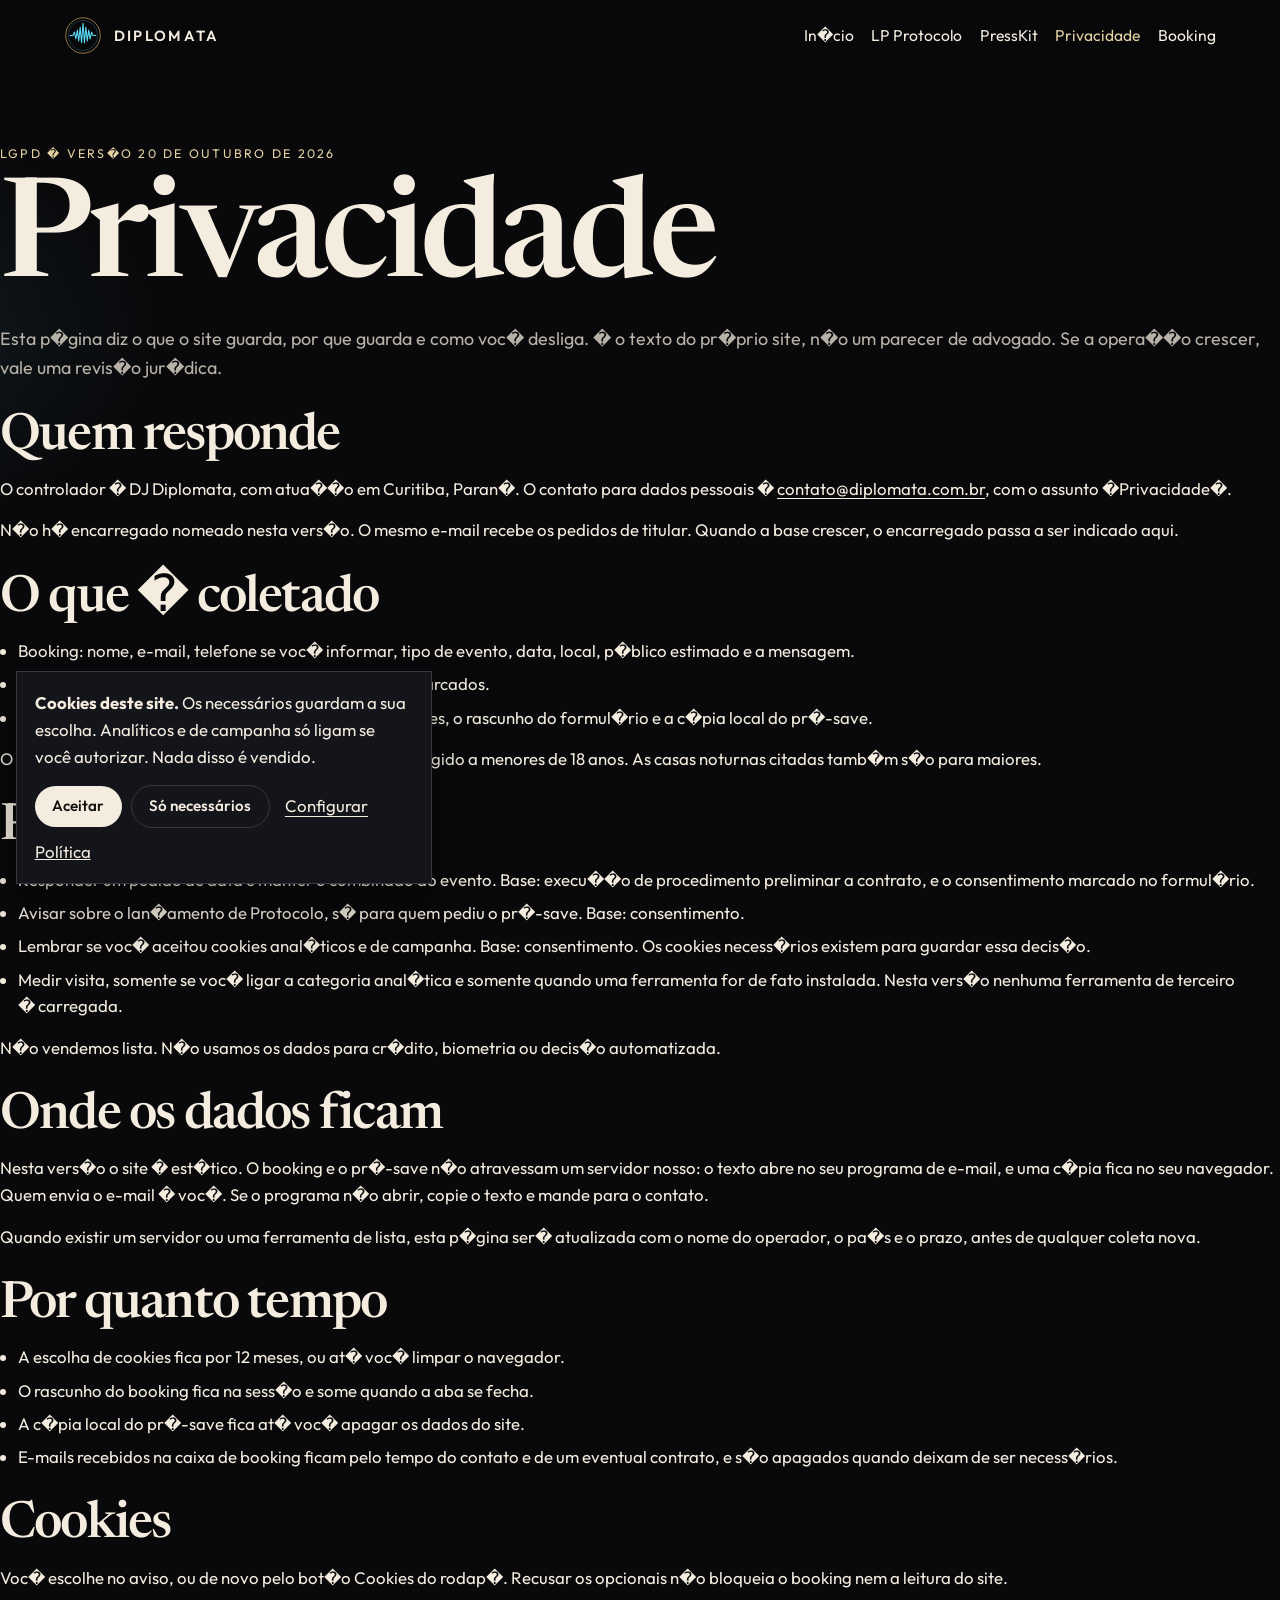
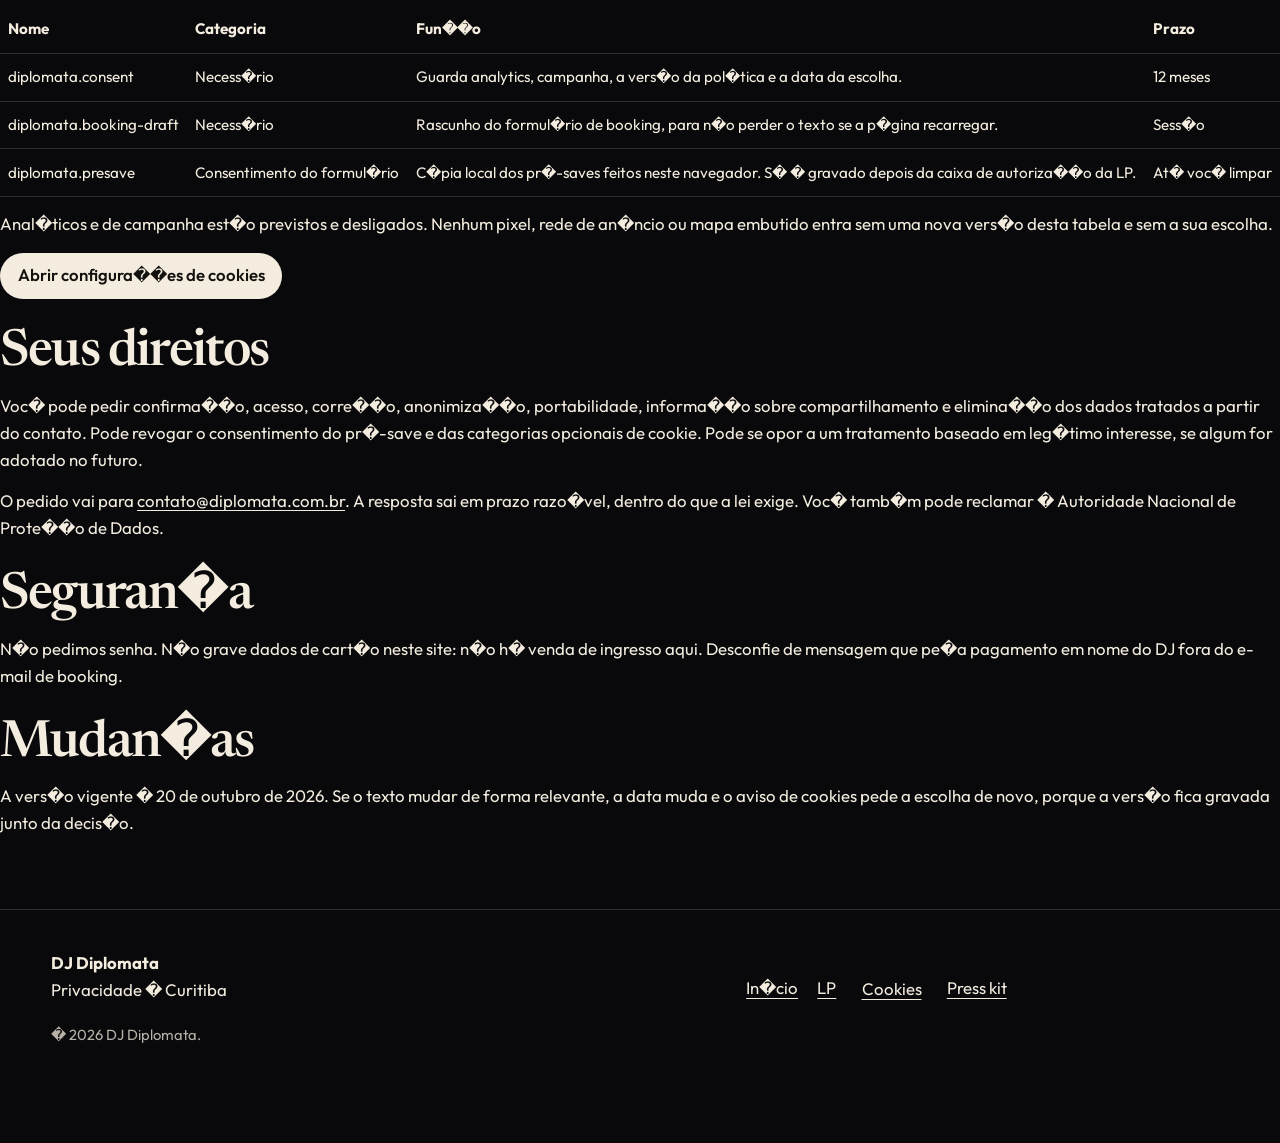
<file: paginas/privacidade.html>
<!DOCTYPE html>
<html lang="pt-BR">
<head>
  <meta charset="utf-8">
  <meta name="viewport" content="width=device-width, initial-scale=1">
  <title>Privacidade e cookies � DJ Diplomata</title>
  <meta name="description" content="Pol�tica de privacidade e cookies do site de DJ Diplomata, em linguagem clara, conforme a LGPD.">
  <link rel="canonical" href="https://djdiplomata.com.br/paginas/privacidade.html">
  <meta name="theme-color" content="#09090b">
  <link rel="icon" href="/img/favicon.svg" type="image/svg+xml">
  <link rel="manifest" href="/site.webmanifest">
  <link rel="preconnect" href="https://fonts.googleapis.com">
  <link rel="preconnect" href="https://fonts.gstatic.com" crossorigin>
  <link href="https://fonts.googleapis.com/css2?family=Newsreader:ital,opsz,wght@0,6..72,500;0,6..72,600;1,6..72,480&family=Outfit:wght@300;400;500;600&display=swap" rel="stylesheet">
  <link rel="stylesheet" href="/css/styles.css">
</head>
<body>
  <a class="skip" href="#conteudo">Ir para o conte�do</a>
  <header class="site-header" data-header>
    <a class="brand" href="/">
      <img src="/img/logo-mark.svg" width="64" height="64" alt="">
      Diplomata
    </a>
    <button class="nav-toggle" type="button" data-nav-toggle aria-expanded="false" aria-controls="menu" aria-label="Abrir menu">
      <span class="nav-toggle__icon" aria-hidden="true">
        <span class="nav-toggle__bar"></span>
        <span class="nav-toggle__bar"></span>
        <span class="nav-toggle__bar"></span>
      </span>
    </button>
    <nav id="menu" class="menu" aria-label="Principal">
      <a href="/">In�cio</a>
      <a href="lp.html">LP Protocolo</a>
      <a href="imprensa.html">PressKit</a>
      <a href="privacidade.html" aria-current="page">Privacidade</a>
      <a href="/#booking">Booking</a>
    </nav>
  </header>

  <main id="conteudo" class="section section-bleed">
    <div class="wrap-full prose">
      <p class="kicker">LGPD � vers�o 20 de outubro de 2026</p>
      <h1 class="display">Privacidade</h1>
      <p class="lede">Esta p�gina diz o que o site guarda, por que guarda e como voc� desliga. � o texto do pr�prio site, n�o um parecer de advogado. Se a opera��o crescer, vale uma revis�o jur�dica.</p>

      <h2>Quem responde</h2>
      <p>O controlador � DJ Diplomata, com atua��o em Curitiba, Paran�. O contato para dados pessoais � <a data-email href="mailto:contato@djdiplomata.com">contato@djdiplomata.com</a>, com o assunto �Privacidade�.</p>
      <p>N�o h� encarregado nomeado nesta vers�o. O mesmo e-mail recebe os pedidos de titular. Quando a base crescer, o encarregado passa a ser indicado aqui.</p>

      <h2>O que � coletado</h2>
      <ul>
        <li>Booking: nome, e-mail, telefone se voc� informar, tipo de evento, data, local, p�blico estimado e a mensagem.</li>
        <li>Pr�-save da LP Protocolo: nome, e-mail e os canais marcados.</li>
        <li>Cookies e armazenamento local: a sua escolha de cookies, o rascunho do formul�rio e a c�pia local do pr�-save.</li>
      </ul>
      <p>O site n�o pede documento, n�o cria conta e n�o � dirigido a menores de 18 anos. As casas noturnas citadas tamb�m s�o para maiores.</p>

      <h2>Para que serve</h2>
      <ul>
        <li>Responder um pedido de data e manter o combinado do evento. Base: execu��o de procedimento preliminar a contrato, e o consentimento marcado no formul�rio.</li>
        <li>Avisar sobre o lan�amento de Protocolo, s� para quem pediu o pr�-save. Base: consentimento.</li>
        <li>Lembrar se voc� aceitou cookies anal�ticos e de campanha. Base: consentimento. Os cookies necess�rios existem para guardar essa decis�o.</li>
        <li>Medir visita, somente se voc� ligar a categoria anal�tica e somente quando uma ferramenta for de fato instalada. Nesta vers�o nenhuma ferramenta de terceiro � carregada.</li>
      </ul>
      <p>N�o vendemos lista. N�o usamos os dados para cr�dito, biometria ou decis�o automatizada.</p>

      <h2>Onde os dados ficam</h2>
      <p>Nesta vers�o o site � est�tico. O booking e o pr�-save n�o atravessam um servidor nosso: o texto abre no seu programa de e-mail, e uma c�pia fica no seu navegador. Quem envia o e-mail � voc�. Se o programa n�o abrir, copie o texto e mande para o contato.</p>
      <p>Quando existir um servidor ou uma ferramenta de lista, esta p�gina ser� atualizada com o nome do operador, o pa�s e o prazo, antes de qualquer coleta nova.</p>

      <h2>Por quanto tempo</h2>
      <ul>
        <li>A escolha de cookies fica por 12 meses, ou at� voc� limpar o navegador.</li>
        <li>O rascunho do booking fica na sess�o e some quando a aba se fecha.</li>
        <li>A c�pia local do pr�-save fica at� voc� apagar os dados do site.</li>
        <li>E-mails recebidos na caixa de booking ficam pelo tempo do contato e de um eventual contrato, e s�o apagados quando deixam de ser necess�rios.</li>
      </ul>

      <h2>Cookies</h2>
      <p>Voc� escolhe no aviso, ou de novo pelo bot�o Cookies do rodap�. Recusar os opcionais n�o bloqueia o booking nem a leitura do site.</p>
      <table>
        <thead>
          <tr>
            <th>Nome</th>
            <th>Categoria</th>
            <th>Fun��o</th>
            <th>Prazo</th>
          </tr>
        </thead>
        <tbody>
          <tr>
            <td>diplomata.consent</td>
            <td>Necess�rio</td>
            <td>Guarda analytics, campanha, a vers�o da pol�tica e a data da escolha.</td>
            <td>12 meses</td>
          </tr>
          <tr>
            <td>diplomata.booking-draft</td>
            <td>Necess�rio</td>
            <td>Rascunho do formul�rio de booking, para n�o perder o texto se a p�gina recarregar.</td>
            <td>Sess�o</td>
          </tr>
          <tr>
            <td>diplomata.presave</td>
            <td>Consentimento do formul�rio</td>
            <td>C�pia local dos pr�-saves feitos neste navegador. S� � gravado depois da caixa de autoriza��o da LP.</td>
            <td>At� voc� limpar</td>
          </tr>
        </tbody>
      </table>
      <p>Anal�ticos e de campanha est�o previstos e desligados. Nenhum pixel, rede de an�ncio ou mapa embutido entra sem uma nova vers�o desta tabela e sem a sua escolha.</p>
      <p><button class="button" type="button" data-cookie-open>Abrir configura��es de cookies</button></p>

      <h2>Seus direitos</h2>
      <p>Voc� pode pedir confirma��o, acesso, corre��o, anonimiza��o, portabilidade, informa��o sobre compartilhamento e elimina��o dos dados tratados a partir do contato. Pode revogar o consentimento do pr�-save e das categorias opcionais de cookie. Pode se opor a um tratamento baseado em leg�timo interesse, se algum for adotado no futuro.</p>
      <p>O pedido vai para <a data-email href="mailto:contato@djdiplomata.com">contato@djdiplomata.com</a>. A resposta sai em prazo razo�vel, dentro do que a lei exige. Voc� tamb�m pode reclamar � Autoridade Nacional de Prote��o de Dados.</p>

      <h2>Seguran�a</h2>
      <p>N�o pedimos senha. N�o grave dados de cart�o neste site: n�o h� venda de ingresso aqui. Desconfie de mensagem que pe�a pagamento em nome do DJ fora do e-mail de booking.</p>

      <h2>Mudan�as</h2>
      <p>A vers�o vigente � 20 de outubro de 2026. Se o texto mudar de forma relevante, a data muda e o aviso de cookies pede a escolha de novo, porque a vers�o fica gravada junto da decis�o.</p>
    </div>
  </main>

  <footer class="site-footer">
    <div>
      <strong>DJ Diplomata</strong>
      <p>Privacidade � Curitiba</p>
    </div>
    <nav class="footer-nav" aria-label="Rodap�">
      <a href="/">In�cio</a>
      <a href="lp.html">LP</a>
      <button type="button" data-cookie-open>Cookies</button>
      <a href="imprensa.html">Press kit</a>
    </nav>
    <p class="legal">� 2026 DJ Diplomata.</p>
  </footer>
  <script src="/js/config.js"></script>
  <script src="/js/cookies.js"></script>
  <script src="/js/main.js"></script>
</body>
</html>
</file>
<file: css/styles.css>
@layer reset, base, layout, components, pages, motion;

@layer reset {
  *,
  *::before,
  *::after {
    box-sizing: border-box;
  }

  html {
    scroll-behavior: smooth;
  }

  body,
  h1,
  h2,
  h3,
  p,
  figure,
  blockquote,
  dl,
  dd {
    margin: 0;
  }

  ul,
  ol {
    margin: 0;
    padding: 0;
  }

  button,
  input,
  select,
  textarea {
    font: inherit;
    color: inherit;
  }

  button {
    cursor: pointer;
    background: none;
    border: 0;
  }

  img,
  video {
    max-width: 100%;
    height: auto;
    display: block;
  }

  a {
    color: inherit;
  }
}

@layer base {
  :root {
    --bg: #09090b;
    --bg-2: #121218;
    --paper: #f3ecdf;
    --paper-2: #e7dccb;
    --ink: #14120f;
    --gold: #c6a15a;
    --gold-text: #e4d2a4;
    --magenta: #ff3d78;
    --cyan: #5ce1ff;
    --muted: #b7b1a8;
    --line: rgba(243, 236, 223, 0.16);
    --serif: "Newsreader", "Iowan Old Style", Georgia, serif;
    --sans: "Outfit", "Segoe UI", sans-serif;
    --header: 4.5rem;
    --wrap: 72rem;
    --shadow: 0 24px 60px rgba(0, 0, 0, 0.35);
  }

  html {
    color-scheme: dark;
  }

  [hidden] {
    display: none !important;
  }

  body {
    min-height: 100vh;
    overflow-x: clip;
    font-family: var(--sans);
    font-weight: 400;
    font-size: 1.05rem;
    line-height: 1.6;
    color: var(--paper);
    background:
      radial-gradient(900px 480px at 90% -10%, rgba(255, 61, 120, 0.18), transparent 55%),
      radial-gradient(700px 420px at -15% 12%, rgba(92, 225, 255, 0.1), transparent 50%),
      var(--bg);
  }

  body.nav-open {
    overflow: hidden;
  }

  ::selection {
    background: var(--magenta);
    color: #fff;
  }

  :focus-visible {
    outline: 2px solid var(--cyan);
    outline-offset: 3px;
  }

  h1,
  h2,
  h3,
  .display {
    font-family: var(--serif);
    font-weight: 560;
    letter-spacing: -0.035em;
    line-height: 0.96;
    text-wrap: balance;
  }

  p,
  li {
    text-wrap: pretty;
  }

  a:hover {
    color: var(--gold-text);
  }
}

@layer layout {
  .skip {
    position: absolute;
    left: 1rem;
    top: -4rem;
    z-index: 80;
    background: var(--paper);
    color: var(--ink);
    padding: 0.6rem 0.9rem;
  }

  .skip:focus {
    top: 1rem;
  }

  .wrap {
    width: min(var(--wrap), calc(100% - 2rem));
    margin-inline: auto;
  }

  .wrap-full {
    width: 100%;
    max-width: none;
    margin-inline: 0;
    padding-inline: 4vw;
  }

  .wrap-full .lede {
    max-width: none;
  }

  .section-bleed {
    width: 100%;
    max-width: none;
    padding-inline: 0;
  }

  .section-bleed .wrap-full {
    padding-inline: 0;
  }

  .site-header {
    position: sticky;
    top: 0;
    z-index: 40;
    display: flex;
    align-items: center;
    justify-content: space-between;
    gap: 1rem;
    min-height: var(--header);
    padding-block: 0.75rem;
    padding-inline: max(1rem, calc((100% - min(var(--wrap), 100% - 2rem)) / 2));
    background: rgba(9, 9, 11, 0.94);
    border-bottom: 1px solid transparent;
  }

  .site-header.is-scrolled {
    border-bottom-color: var(--line);
  }

  .brand {
    display: inline-flex;
    align-items: center;
    gap: 0.7rem;
    text-decoration: none;
    font-family: var(--sans);
    font-weight: 600;
    font-size: 0.92rem;
    letter-spacing: 0.16em;
    text-transform: uppercase;
  }

  .brand img {
    width: 2.4rem;
    height: 2.4rem;
  }

  .nav-toggle {
    display: inline-flex;
    align-items: center;
    justify-content: center;
    flex-shrink: 0;
    width: 2.75rem;
    height: 2.75rem;
    padding: 0;
    border: 1px solid var(--line);
    border-radius: 999px;
    color: var(--paper);
  }

  .nav-toggle__icon {
    display: flex;
    flex-direction: column;
    justify-content: center;
    gap: 0.35rem;
    width: 1.15rem;
  }

  .nav-toggle__bar {
    display: block;
    height: 2px;
    width: 100%;
    background: currentColor;
    border-radius: 1px;
    transition: transform 0.2s ease, opacity 0.2s ease;
    transform-origin: center;
  }

  .nav-toggle[aria-expanded="true"] .nav-toggle__bar:nth-child(1) {
    transform: translateY(0.45rem) rotate(45deg);
  }

  .nav-toggle[aria-expanded="true"] .nav-toggle__bar:nth-child(2) {
    opacity: 0;
  }

  .nav-toggle[aria-expanded="true"] .nav-toggle__bar:nth-child(3) {
    transform: translateY(-0.45rem) rotate(-45deg);
  }

  .menu {
    display: none;
    gap: 1.1rem;
    align-items: center;
  }

  .menu.is-open {
    display: flex;
    position: fixed;
    z-index: 45;
    inset: var(--header) 0 0 0;
    flex-direction: column;
    align-items: flex-start;
    gap: 1.15rem;
    padding: 1.5rem 1.25rem 2rem;
    background: #09090b;
    overflow: auto;
  }

  .menu a {
    text-decoration: none;
    color: var(--paper);
    font-size: 1.35rem;
  }

  .menu a[aria-current="page"] {
    color: var(--gold-text);
  }

  .section {
    padding: 4.5rem 0;
  }

  .section-head {
    display: grid;
    gap: 0.8rem;
    margin-bottom: 2rem;
  }

  .section-head h2 {
    font-size: clamp(2.4rem, 6vw, 4.6rem);
  }

  .kicker {
    color: var(--gold-text);
    font-size: 0.78rem;
    letter-spacing: 0.18em;
    text-transform: uppercase;
  }

  .lede {
    max-width: 40rem;
    color: var(--muted);
    font-size: 1.12rem;
  }

  .site-footer {
    display: grid;
    gap: 1.2rem;
    padding: 2.5rem 4vw 6rem;
    border-top: 1px solid var(--line);
  }

  .footer-nav {
    display: flex;
    flex-wrap: wrap;
    gap: 0.8rem 1.2rem;
  }

  .footer-nav a,
  .footer-nav button {
    text-decoration: underline;
    text-underline-offset: 0.25em;
  }

  .legal {
    color: var(--muted);
    font-size: 0.92rem;
  }
}

@layer components {
  .button,
  .text-button {
    display: inline-flex;
    align-items: center;
    justify-content: center;
    min-height: 2.9rem;
    padding: 0.55rem 1.1rem;
    border-radius: 999px;
    text-decoration: none;
  }

  .button {
    background: var(--paper);
    color: var(--ink);
    font-weight: 560;
  }

  .button:hover {
    background: var(--gold-text);
    color: var(--ink);
  }

  .button-ghost {
    background: transparent;
    color: var(--paper);
    border: 1px solid var(--line);
  }

  .button-ghost:hover {
    border-color: var(--gold);
    color: var(--gold-text);
    background: transparent;
  }

  .button-small {
    min-height: 2.5rem;
    font-size: 0.95rem;
  }

  .text-button {
    padding-inline: 0.4rem;
    text-decoration: underline;
    text-underline-offset: 0.22em;
  }

  .actions {
    display: flex;
    flex-wrap: wrap;
    gap: 0.7rem;
  }

  .display {
    font-size: clamp(3.6rem, 13vw, 8.6rem);
  }

  .split {
    display: grid;
    gap: 1.5rem;
  }

  .photo-frame {
    position: relative;
  }

  .photo-frame img {
    width: 100%;
    object-fit: cover;
  }

  .photo-frame::after {
    content: "";
    position: absolute;
    inset: 0.8rem -0.7rem -0.7rem 0.8rem;
    border: 1px solid var(--gold);
    pointer-events: none;
  }

  .meta {
    display: flex;
    flex-wrap: wrap;
    gap: 0.5rem 1rem;
    color: var(--muted);
    font-size: 0.92rem;
  }

  .card,
  .venue,
  .track,
  .sheet,
  .note {
    border: 1px solid var(--line);
    background: rgba(18, 18, 24, 0.72);
  }

  .card,
  .venue,
  .note {
    padding: 1.15rem;
  }

  .stack {
    display: grid;
    gap: 0.9rem;
  }

  .filters {
    display: flex;
    flex-wrap: wrap;
    gap: 0.45rem;
    margin-bottom: 1rem;
  }

  .filters button {
    min-height: 2.5rem;
    padding: 0.3rem 0.8rem;
    border-radius: 999px;
    border: 1px solid var(--line);
  }

  .filters button[aria-pressed="true"] {
    background: var(--paper);
    color: var(--ink);
    border-color: var(--paper);
  }

  .scene {
    container-type: inline-size;
  }

  .venue-list,
  .card-grid,
  .track-list,
  .swatches,
  .plan {
    display: grid;
    gap: 0.9rem;
  }

  .venue h3,
  .card h3,
  .note h3 {
    font-size: 1.7rem;
    margin-bottom: 0.35rem;
  }

  .venue a,
  .prose a,
  .sheet a {
    text-underline-offset: 0.2em;
  }

  .tag {
    display: inline-block;
    margin-bottom: 0.45rem;
    color: var(--cyan);
    font-size: 0.75rem;
    letter-spacing: 0.14em;
    text-transform: uppercase;
  }

  .form,
  .cookie-dialog form {
    display: grid;
    gap: 0.9rem;
  }

  .field {
    display: grid;
    gap: 0.35rem;
  }

  .field span,
  .check span {
    font-size: 0.92rem;
  }

  input,
  select,
  textarea {
    width: 100%;
    min-height: 2.9rem;
    padding: 0.65rem 0.75rem;
    border-radius: 0.4rem;
    border: 1px solid var(--line);
    background: #0c0c10;
  }

  textarea {
    min-height: 8rem;
    resize: vertical;
  }

  .check {
    display: grid;
    grid-template-columns: auto 1fr;
    gap: 0.7rem;
    align-items: start;
  }

  .check input {
    width: 1.15rem;
    height: 1.15rem;
    margin-top: 0.25rem;
  }

  .check .error {
    grid-column: 2;
  }

  .track summary {
    cursor: pointer;
    padding: 0.95rem 1rem;
    font-family: var(--serif);
    font-size: 1.45rem;
    list-style: none;
  }

  .track summary::-webkit-details-marker {
    display: none;
  }

  .track p {
    padding: 0 1rem 1rem;
    color: var(--muted);
  }

  .error {
    min-height: 1.1rem;
    color: #ffb3c9;
    font-size: 0.88rem;
  }

  .is-invalid input,
  .is-invalid select,
  .is-invalid textarea {
    border-color: var(--magenta);
  }

  .status {
    color: var(--gold-text);
  }

  .ready {
    padding: 1rem;
    background: #10140f;
    border: 1px solid var(--gold);
  }

  .ready pre {
    white-space: pre-wrap;
    font-family: var(--sans);
    margin: 0.6rem 0 1rem;
  }

  .cookie-banner,
  .cookie-dialog {
    width: min(40rem, calc(100% - 2rem));
    padding: 1.1rem;
    color: var(--paper);
    background: #14141b;
    border: 1px solid var(--line);
    box-shadow: var(--shadow);
  }

  .cookie-banner {
    position: fixed;
    z-index: 60;
    left: 1rem;
    bottom: 1rem;
    width: min(26rem, calc(100% - 2rem));
  }

  .cookie-banner[hidden] {
    display: none;
  }

  .cookie-dialog {
    margin: auto;
  }

  .cookie-dialog::backdrop,
  dialog::backdrop {
    background: rgba(5, 5, 8, 0.78);
  }

  .cookie-actions {
    display: flex;
    flex-wrap: wrap;
    gap: 0.55rem;
    align-items: center;
    margin-top: 0.8rem;
  }

  .lock {
    opacity: 0.8;
  }

  .swatch {
    min-height: 6.5rem;
    padding: 0.8rem;
    text-align: left;
    border: 1px solid var(--line);
    display: grid;
    align-content: end;
  }

  .sheet {
    background: var(--paper);
    color: var(--ink);
    padding: 1.3rem;
  }

  .sheet .kicker,
  .sheet .muted {
    color: #5e564c;
  }

  .sheet a {
    color: #6d4e16;
  }

  .logo-row {
    display: grid;
    gap: 0.8rem;
  }

  .logo-row a {
    display: grid;
    place-items: center;
    min-height: 8rem;
    padding: 1rem;
    text-decoration: none;
  }

  .on-dark {
    background: var(--bg);
  }

  .on-paper {
    background: var(--paper);
  }

  .toc {
    display: flex;
    flex-wrap: wrap;
    gap: 0.45rem 0.9rem;
  }

  .toc a {
    text-decoration: none;
    border-bottom: 1px solid var(--line);
  }

  .phone {
    width: min(18rem, 100%);
    aspect-ratio: 9 / 16;
    margin-inline: auto;
    padding: 8% 8% 12%;
    display: grid;
    align-content: end;
    background:
      linear-gradient(180deg, rgba(0, 0, 0, 0.1), rgba(0, 0, 0, 0.55)),
      var(--story) center / cover no-repeat;
    border-radius: 1.4rem;
    box-shadow: var(--shadow);
  }

  .phone strong {
    font-family: var(--serif);
    font-size: 3rem;
    line-height: 0.9;
  }

  .count {
    display: grid;
    grid-template-columns: repeat(4, 1fr);
    gap: 0.5rem;
  }

  .count div {
    padding: 0.8rem 0.4rem;
    text-align: center;
    border: 1px solid var(--line);
  }

  .count span {
    display: block;
    font-family: var(--serif);
    font-size: clamp(1.8rem, 5vw, 3rem);
    line-height: 1;
  }

  .count small,
  .count-live {
    color: var(--muted);
  }

  meter {
    width: 100%;
    height: 0.7rem;
  }

  .sr-only {
    position: absolute;
    width: 1px;
    height: 1px;
    padding: 0;
    margin: -1px;
    overflow: hidden;
    clip: rect(0, 0, 0, 0);
    white-space: nowrap;
    border: 0;
  }

  table {
    width: 100%;
    border-collapse: collapse;
    font-size: 0.95rem;
  }

  th,
  td {
    text-align: left;
    vertical-align: top;
    padding: 0.7rem 0.5rem;
    border-bottom: 1px solid var(--line);
  }

  .prose {
    display: grid;
    gap: 0.9rem;
  }

  .prose h2 {
    font-size: clamp(2rem, 4vw, 3.2rem);
    margin-top: 1rem;
  }

  .prose h3 {
    font-size: 1.6rem;
  }

  .prose ul,
  .prose ol {
    display: grid;
    gap: 0.4rem;
    padding-left: 1.1rem;
  }

  #sobre .photo-frame {
    width: min(100%, 19rem);
    margin-inline: auto;
  }

  #sobre .prose h2 {
    margin-top: 0.35rem;
    font-size: clamp(2.4rem, 6vw, 4.6rem);
  }
}

@layer pages {
  .hero {
    display: grid;
    gap: 1.6rem;
    align-items: end;
    min-height: calc(100svh - var(--header));
    padding: 1.5rem 0 3rem;
  }

  .hero-copy {
    display: grid;
    gap: 1rem;
    align-content: center;
    max-width: 38rem;
  }

  .hero-copy .display {
    margin-block: 0.2rem 0.15rem;
  }

  .hero-copy .lede {
    margin-block: 0;
    line-height: 1.65;
  }

  .hero-copy .actions {
    margin-block: 0.35rem 0;
    gap: 0.85rem;
  }

  .hero-copy .meta {
    margin-block: 0;
    padding-block-start: 1.35rem;
    border-top: 1px solid var(--line);
    gap: 0.55rem 1.15rem;
  }

  .clip-frame {
    width: 100%;
    max-width: 100%;
    margin: 0 0 2rem;
    overflow: hidden;
    background: #000;
    border: 1px solid var(--line);
  }

  .clip-frame video {
    width: 100%;
    max-width: 100%;
    height: auto;
    aspect-ratio: 16 / 9;
    object-fit: cover;
    pointer-events: none;
  }

  .clip-frame video::-webkit-media-controls,
  .clip-frame video::-webkit-media-controls-enclosure,
  .clip-frame video::-webkit-media-controls-panel {
    display: none !important;
  }

  .release {
    display: grid;
    gap: 1rem;
    align-items: center;
    padding: 1rem;
    background:
      linear-gradient(120deg, rgba(255, 61, 120, 0.16), transparent 40%),
      #101014;
    border: 1px solid var(--line);
  }

  .release img {
    width: 100%;
    max-width: 16rem;
  }

  .release .actions {
    flex-direction: column;
    align-items: flex-start;
  }

  .sc-mark {
    display: inline-flex;
    align-items: center;
    gap: 0.45rem;
    width: fit-content;
    margin-bottom: 0.85rem;
    color: #fff;
    font-weight: 600;
    font-size: 0.98rem;
    letter-spacing: 0.01em;
    text-decoration: none;
  }

  .sc-mark__logo {
    width: 1.7rem;
    height: 1.7rem;
    fill: #ff5500;
  }

  .sc-mark:hover,
  .sc-mark:focus-visible {
    color: #ff5500;
  }

  .lp-hero {
    display: grid;
    gap: 1.4rem;
    padding: 2rem 0 1rem;
  }

  .lp-hero img {
    width: min(100%, 34rem);
  }

  .city-band {
    min-height: 24rem;
    display: grid;
    align-items: end;
    background:
      linear-gradient(180deg, rgba(9, 9, 11, 0.1), rgba(9, 9, 11, 0.82)),
      var(--city) center / cover no-repeat;
  }

  .city-band .wrap {
    padding-bottom: 2rem;
  }
}

@layer motion {
  @keyframes rise {
    from { opacity: 0; transform: translateY(14px); }
    to { opacity: 1; transform: none; }
  }

  .js [data-reveal].is-in {
    animation: rise 0.7s ease both;
  }

  @supports (animation-timeline: view()) {
    .city-band {
      animation: band-fade linear both;
      animation-timeline: view();
      animation-range: entry 0% cover 45%;
    }
  }

  @keyframes band-fade {
    from { filter: saturate(0.7) brightness(0.75); }
    to { filter: none; }
  }
}

@media (min-width: 720px) {
  .split-2 { grid-template-columns: 1.1fr 0.9fr; align-items: center; }
  #sobre .split-2 { grid-template-columns: 1fr auto; }
  #sobre .photo-frame { justify-self: end; margin-inline: 0; }
  .card-grid { grid-template-columns: 1fr 1fr; }
  .swatches { grid-template-columns: repeat(5, 1fr); }
  .logo-row { grid-template-columns: 1fr 1fr; }
  .release { grid-template-columns: auto 1fr auto; }
  .site-footer { grid-template-columns: 1.4fr 1fr; align-items: end; }
}

@container (min-width: 680px) {
  .venue-list { grid-template-columns: 1fr 1fr; }
}

@media (min-width: 960px) {
  .nav-toggle { display: none; }
  .menu,
  .menu.is-open {
    display: flex;
    position: static;
    flex-direction: row;
    padding: 0;
    background: transparent;
    overflow: visible;
  }
  .menu a { font-size: 0.98rem; }
  .hero { grid-template-columns: 1.15fr 0.85fr; align-items: center; }

  .hero-copy {
    gap: 1.15rem;
  }

  .hero-copy .lede {
    margin-block-end: 0.25rem;
  }

  .hero-copy .actions {
    margin-block: 0.65rem 0;
    gap: 1rem;
  }

  .hero-copy .meta {
    padding-block-start: 1.5rem;
  }

  .hero .photo-frame {
    justify-self: end;
    width: min(100%, 19rem);
    margin-inline: 0;
  }

  .lp-hero { grid-template-columns: 0.9fr 1.1fr; align-items: center; }
  .plan { grid-template-columns: 1fr 1fr 1fr; }
}

@media (prefers-reduced-motion: reduce) {
  html { scroll-behavior: auto; }
  .js [data-reveal].is-in,
  .city-band { animation: none; }
  .nav-toggle__bar { transition: none; }
}

/* Unlayered so HTML width/height on <video> cannot blow the clip past the wrap. */
.clip-frame video {
  width: 100%;
  max-width: 100%;
  height: auto;
}

@media print {
  .site-header,
  .site-footer,
  .cookie-banner,
  .nav-toggle,
  .actions,
  .filters { display: none !important; }
  body { background: #fff; color: #111; }
  .sheet, .card, .venue, .note { break-inside: avoid; }
  a { text-decoration: underline; }
}
</file>
